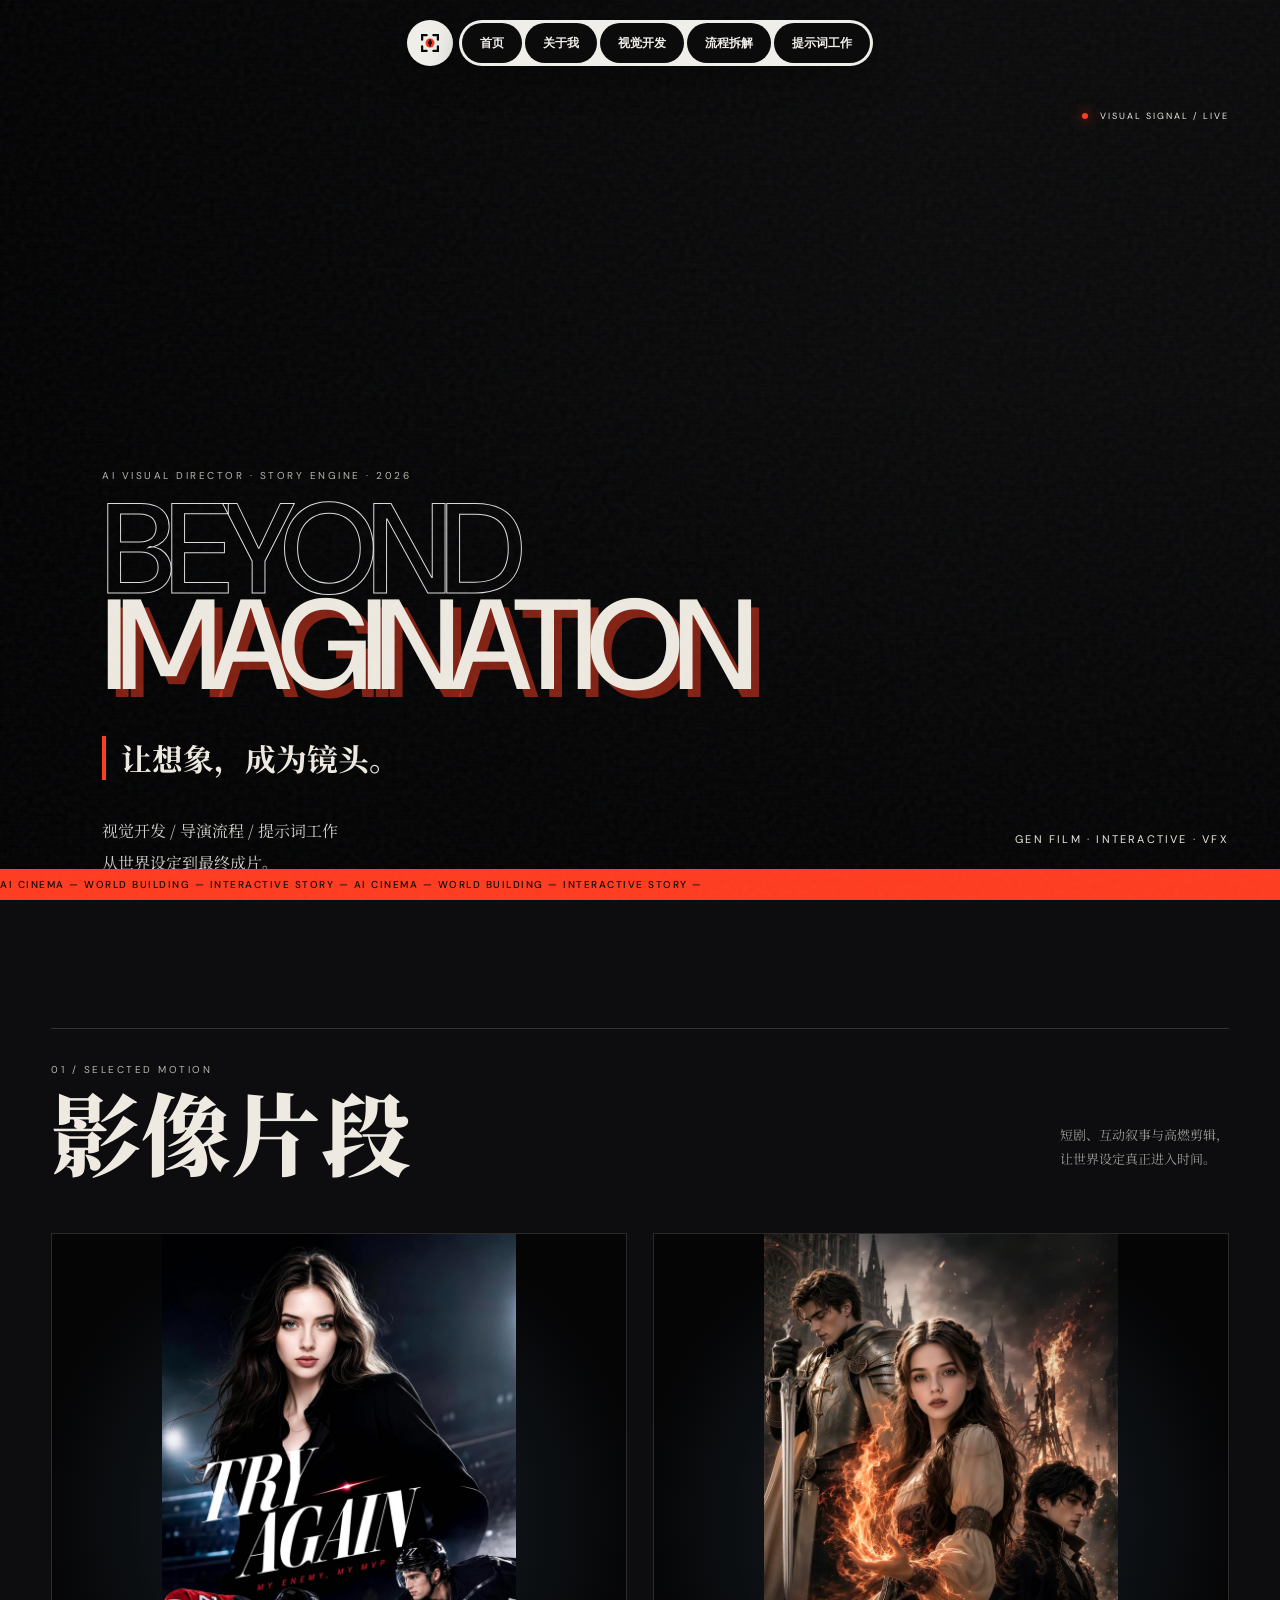
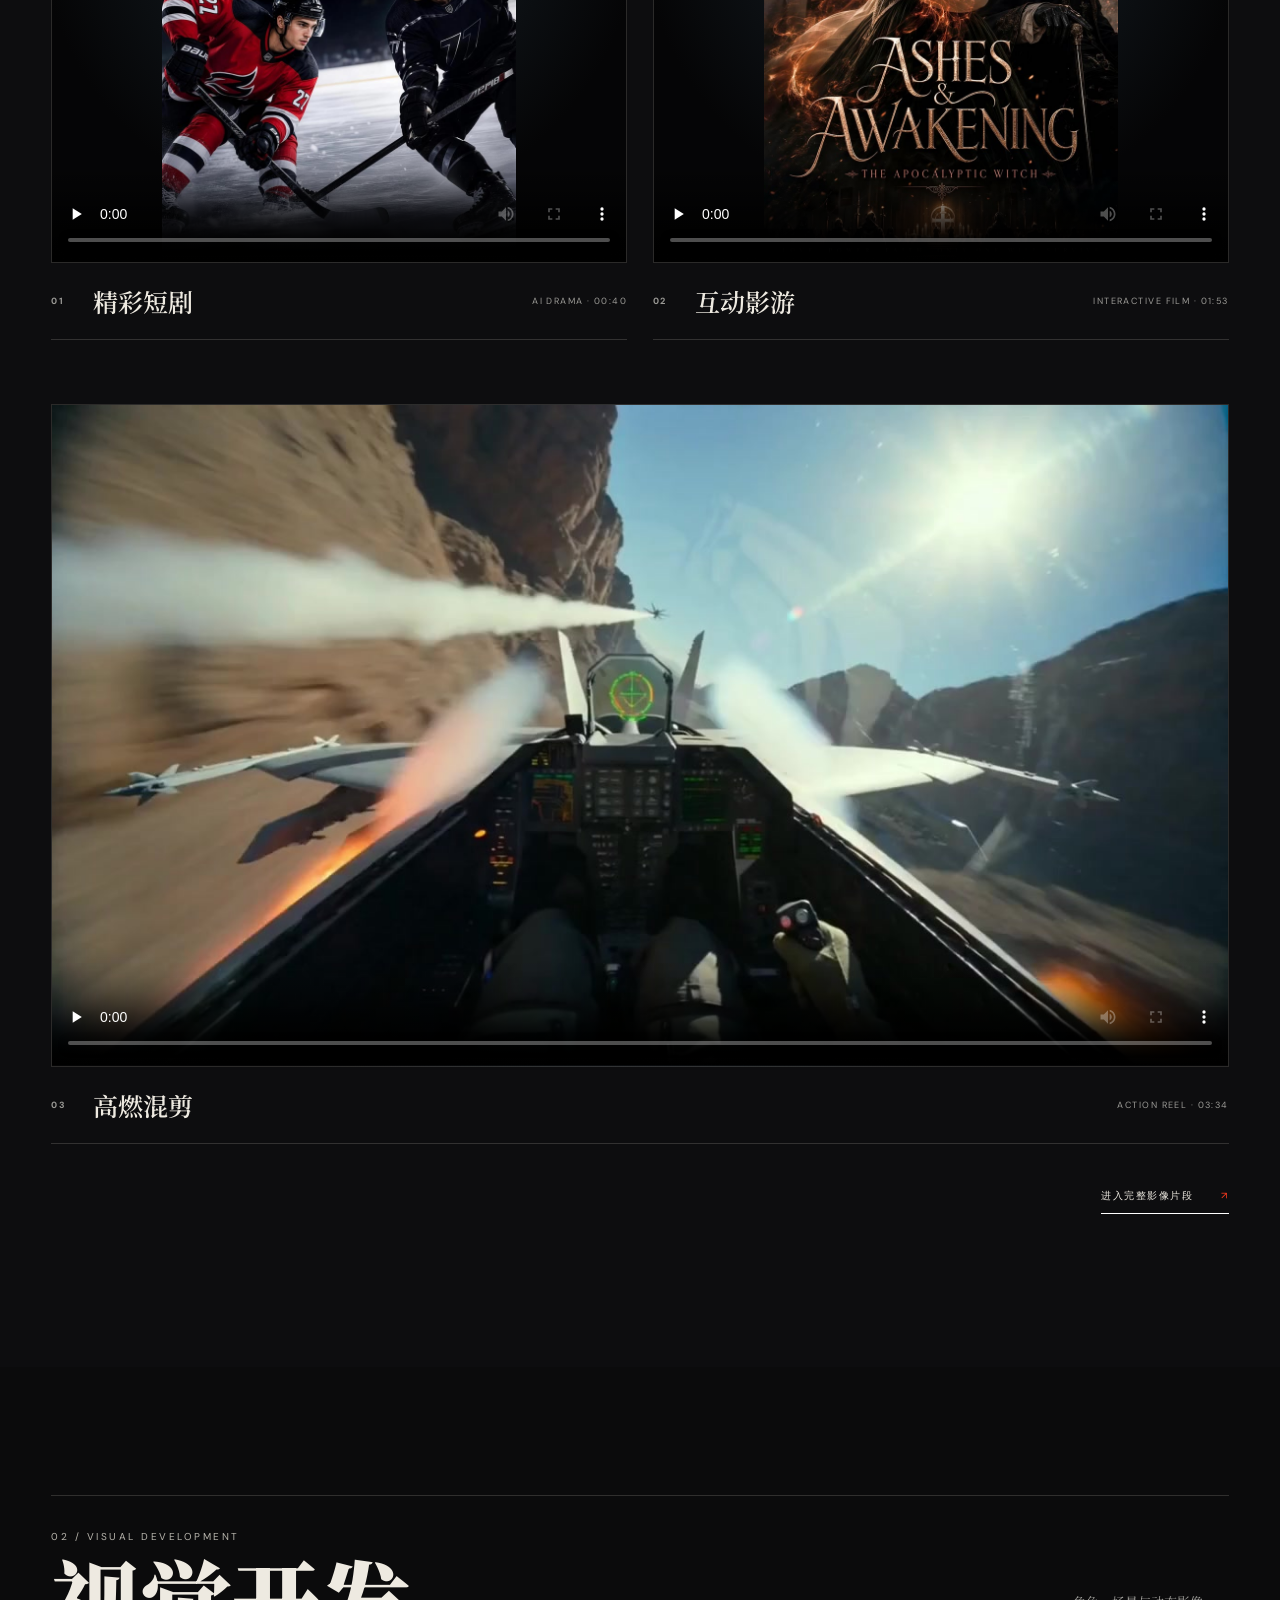
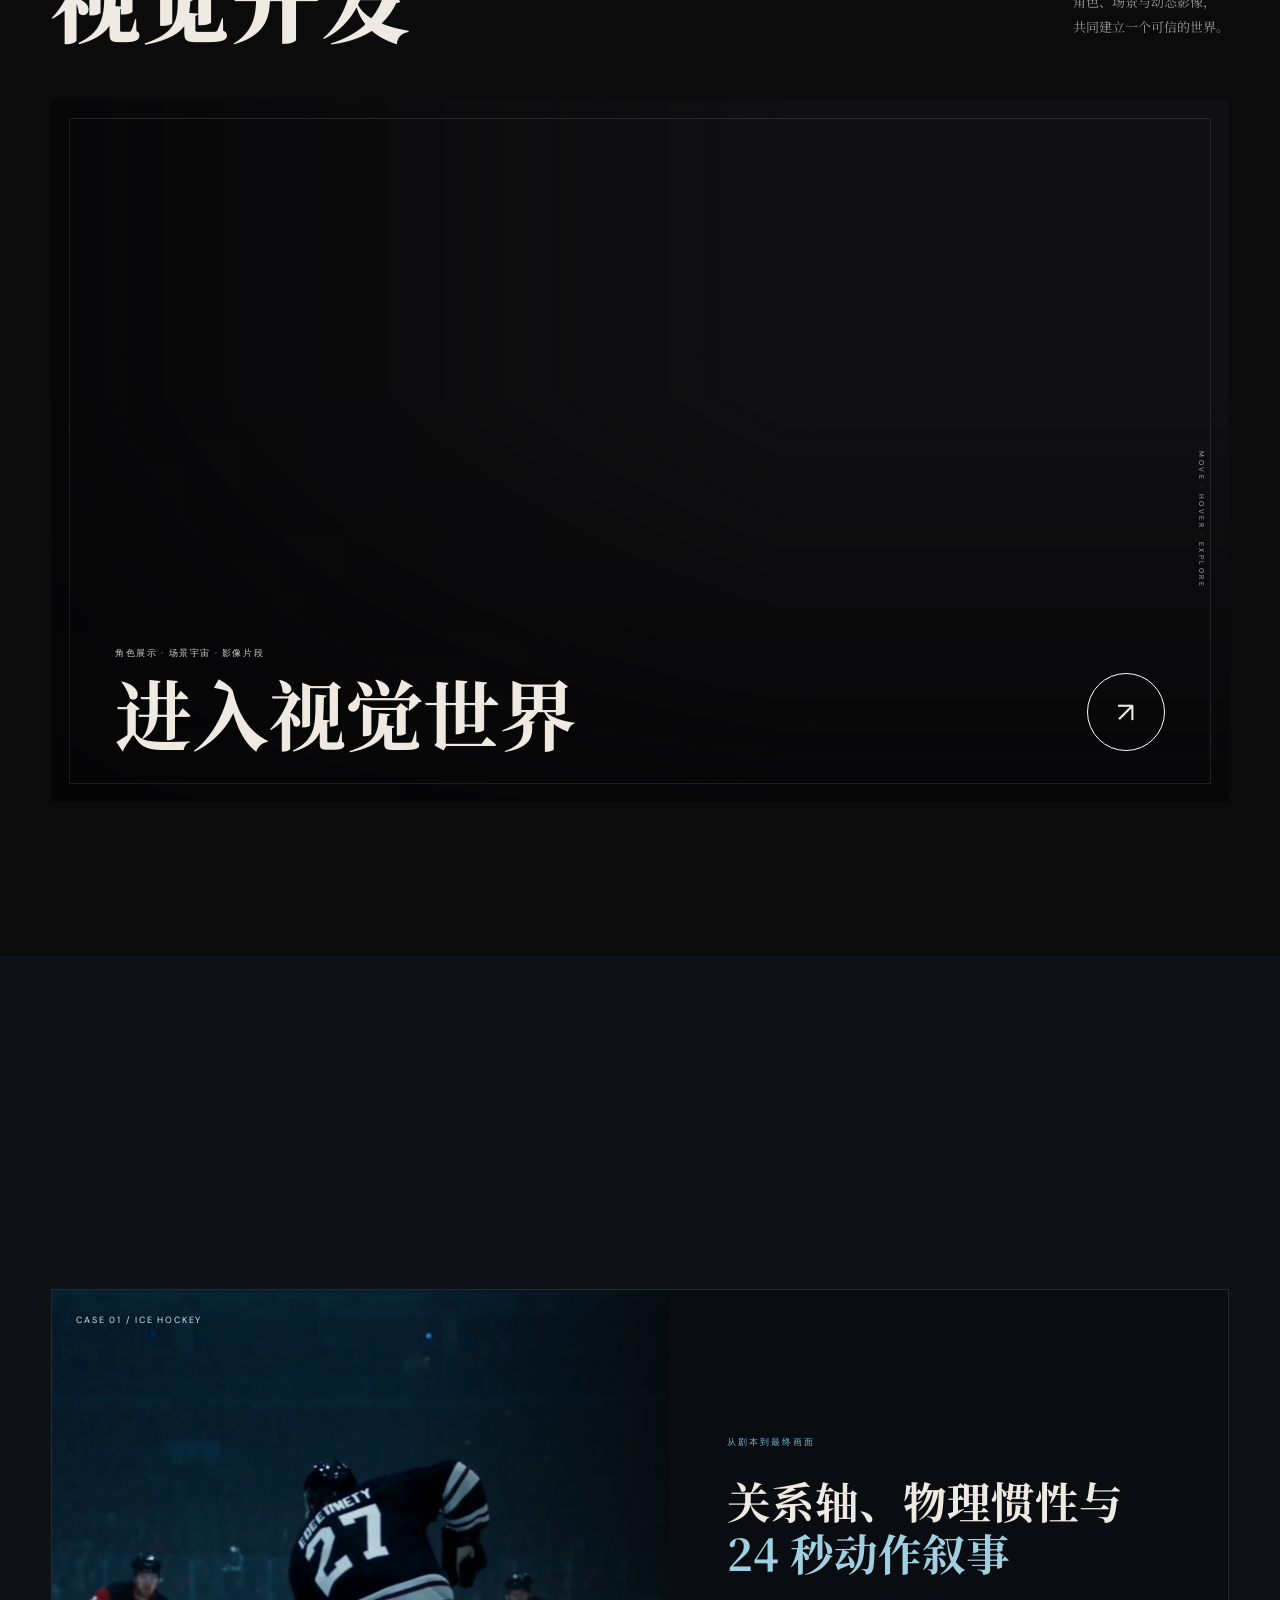
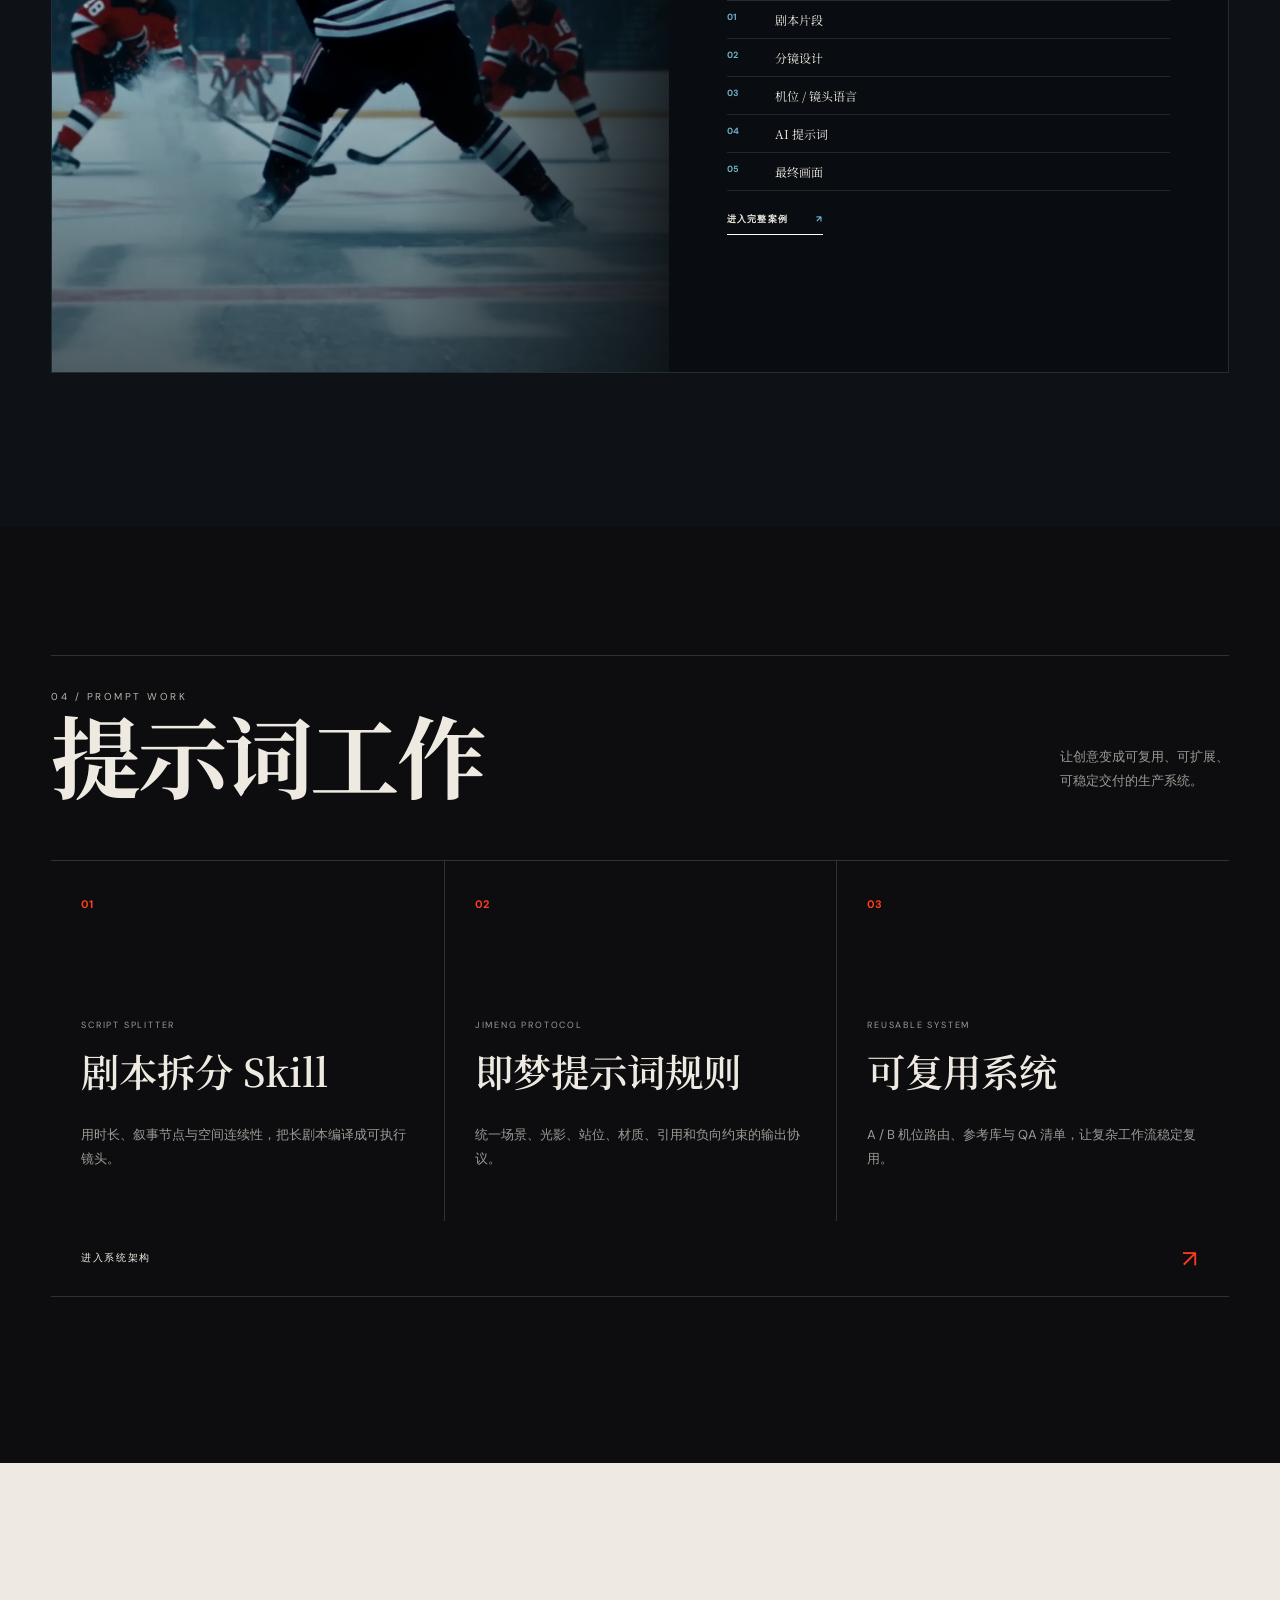
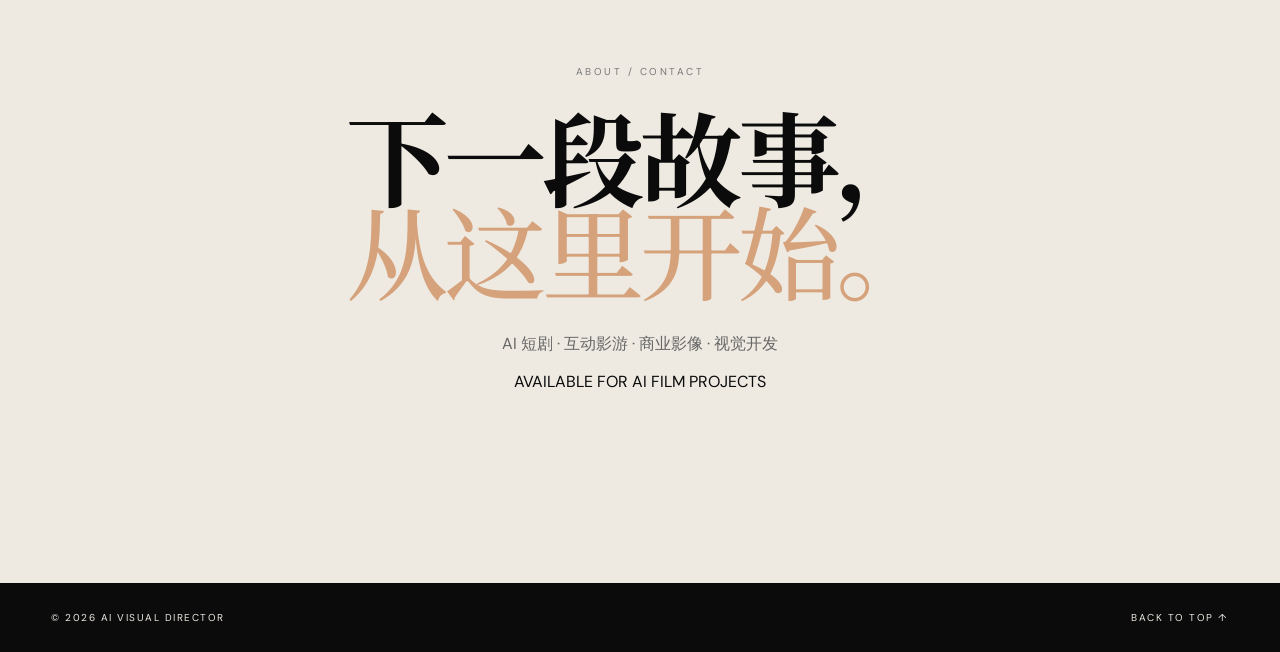
<file: index.html>
<!doctype html>
<html lang="zh-CN">
<head>
  <meta charset="UTF-8" />
  <meta name="viewport" content="width=device-width, initial-scale=1" />
  <link rel="icon" href="favicon.svg" type="image/svg+xml" />
  <meta name="description" content="曾俊淇 AI 导演个人作品集：影像片段、视觉开发、导演流程与提示词工作。" />
  <title>曾俊淇｜AI 导演作品集</title>
  <link rel="preconnect" href="https://fonts.googleapis.com">
  <link rel="preconnect" href="https://fonts.gstatic.com" crossorigin>
  <link href="https://fonts.googleapis.com/css2?family=DM+Sans:wght@300;400;500&family=Noto+Serif+SC:wght@500;700;900&display=swap" rel="stylesheet">
  <link rel="stylesheet" href="styles.css" />
  <link rel="stylesheet" href="home-portals.css" />
  <link rel="stylesheet" href="prompt.css" />
  <link rel="stylesheet" href="ui-assets/nav-ui.css" />
</head>
<body class="home-page">
  <div id="portfolio-react-ui" data-context="home"></div>
  <div class="grain"></div>

  <main id="top">
    <section class="hero">
      <video class="hero-bg" src="assets/videos/epic-war.mp4" autoplay muted loop playsinline preload="auto"></video>
      <div class="hero-shade"></div>
      <div class="scanline"></div>
      <div class="hero-signal"><i></i> VISUAL SIGNAL / LIVE</div>
      <div class="hero-copy reveal">
        <p class="eyebrow">AI VISUAL DIRECTOR · STORY ENGINE · 2026</p>
        <h1><span>BEYOND</span><br><em>IMAGINATION</em></h1>
        <p class="hero-cn">让想象，成为镜头。</p>
        <p class="intro">视觉开发 / 导演流程 / 提示词工作<br>从世界设定到最终成片。</p>
        <a class="circle-link" href="#selected-motion"><span>浏览作品</span><b>↓</b></a>
      </div>
      <div class="hero-index">GEN FILM · INTERACTIVE · VFX</div>
      <div class="marquee"><div>AI CINEMA — WORLD BUILDING — INTERACTIVE STORY — AI CINEMA — WORLD BUILDING — INTERACTIVE STORY —</div></div>
    </section>

    <section id="selected-motion" class="home-module home-motion">
      <div class="module-heading reveal">
        <div><p class="eyebrow">01 / SELECTED MOTION</p><h2>影像片段</h2></div>
        <p>短剧、互动叙事与高燃剪辑，<br>让世界设定真正进入时间。</p>
      </div>
      <div class="home-motion__grid reveal">
        <article class="home-motion__item home-motion__item--portrait">
          <video src="assets/videos/drama-highlight.mp4" poster="assets/videos/drama-highlight-poster.jpg" controls playsinline preload="none"></video>
          <div><b>01</b><h3>精彩短剧</h3><span>AI DRAMA · 00:40</span></div>
        </article>
        <article class="home-motion__item home-motion__item--portrait">
          <video src="assets/videos/interactive-film.mp4" poster="assets/videos/interactive-film-poster.jpg" controls playsinline preload="none"></video>
          <div><b>02</b><h3>互动影游</h3><span>INTERACTIVE FILM · 01:53</span></div>
        </article>
        <article class="home-motion__item home-motion__item--landscape">
          <video src="assets/videos/hype-reel.mp4" poster="assets/videos/hype-reel-poster.jpg" controls playsinline preload="none"></video>
          <div><b>03</b><h3>高燃混剪</h3><span>ACTION REEL · 03:34</span></div>
        </article>
      </div>
      <a class="home-motion__more reveal" href="visual/index.html#motion">进入完整影像片段 <i>↗</i></a>
    </section>

    <section id="visual-development" class="home-module visual-portal">
      <div class="module-heading reveal">
        <div><p class="eyebrow">02 / VISUAL DEVELOPMENT</p><h2>视觉开发</h2></div>
        <p>角色、场景与动态影像，<br>共同建立一个可信的世界。</p>
      </div>
      <div class="visual-portal__link reveal">
        <div id="home-drift-wall" class="home-drift-wall" aria-label="漂移场景图片墙"></div>
        <div class="visual-portal__shade"></div>
        <a class="portal-copy" href="visual/index.html" aria-label="进入视觉开发二级页面">
          <span>角色展示 · 场景宇宙 · 影像片段</span>
          <h3>进入视觉世界</h3>
          <i>↗</i>
        </a>
        <small class="visual-portal__hint">MOVE · HOVER · EXPLORE</small>
      </div>
    </section>

    <section id="process" class="home-module process-portal">
      <div class="module-heading reveal">
        <div><p class="eyebrow">03 / DIRECTOR WORKFLOW</p><h2>流程拆解</h2></div>
        <p>展示如何思考镜头，<br>而不只是生成画面。</p>
      </div>
      <a class="process-portal__link reveal" href="process/index.html" aria-label="进入冰球案例流程拆解二级页面">
          <div class="process-portal__image"><img src="assets/images/hockey-ambush.webp" alt="Ryan 遭遇两名冰球运动员夹击" /><span>CASE 01 / ICE HOCKEY</span></div>
        <div class="process-portal__copy">
          <p>从剧本到最终画面</p>
          <h3>关系轴、物理惯性与<br><em>24 秒动作叙事</em></h3>
          <ol>
            <li><b>01</b><span>剧本片段</span></li>
            <li><b>02</b><span>分镜设计</span></li>
            <li><b>03</b><span>机位 / 镜头语言</span></li>
            <li><b>04</b><span>AI 提示词</span></li>
            <li><b>05</b><span>最终画面</span></li>
          </ol>
          <strong>进入完整案例 <i>↗</i></strong>
        </div>
      </a>
    </section>

    <section id="prompt-engineering" class="prompt-engineering">
      <div class="section-head reveal"><div><p class="eyebrow">04 / PROMPT WORK</p><h2>提示词工作</h2></div><p>让创意变成可复用、可扩展、<br>可稳定交付的生产系统。</p></div>
      <a class="prompt-system-entry reveal" href="prompt/index.html" aria-label="进入提示词工作可复用系统二级页面">
        <div class="prompt-grid">
          <article><b>01</b><span>SCRIPT SPLITTER</span><h3>剧本拆分 Skill</h3><p>用时长、叙事节点与空间连续性，把长剧本编译成可执行镜头。</p></article>
          <article><b>02</b><span>JIMENG PROTOCOL</span><h3>即梦提示词规则</h3><p>统一场景、光影、站位、材质、引用和负向约束的输出协议。</p></article>
          <article><b>03</b><span>REUSABLE SYSTEM</span><h3>可复用系统</h3><p>A / B 机位路由、参考库与 QA 清单，让复杂工作流稳定复用。</p></article>
        </div>
        <div class="prompt-system-entry__cta"><span>进入系统架构</span><i>↗</i></div>
      </a>
    </section>

    <section id="about" class="about reveal">
      <p class="eyebrow">ABOUT / CONTACT</p>
      <h2>下一段故事，<br><em>从这里开始。</em></h2>
      <p>AI 短剧 · 互动影游 · 商业影像 · 视觉开发</p>
          <span>AVAILABLE FOR AI FILM PROJECTS</span>
    </section>
  </main>
  <footer><span>© 2026 AI VISUAL DIRECTOR</span><a href="#top">BACK TO TOP ↑</a></footer>
  <script src="script.js"></script>
  <script type="module" src="ui-assets/nav-ui.js"></script>
</body>
</html>
</file>
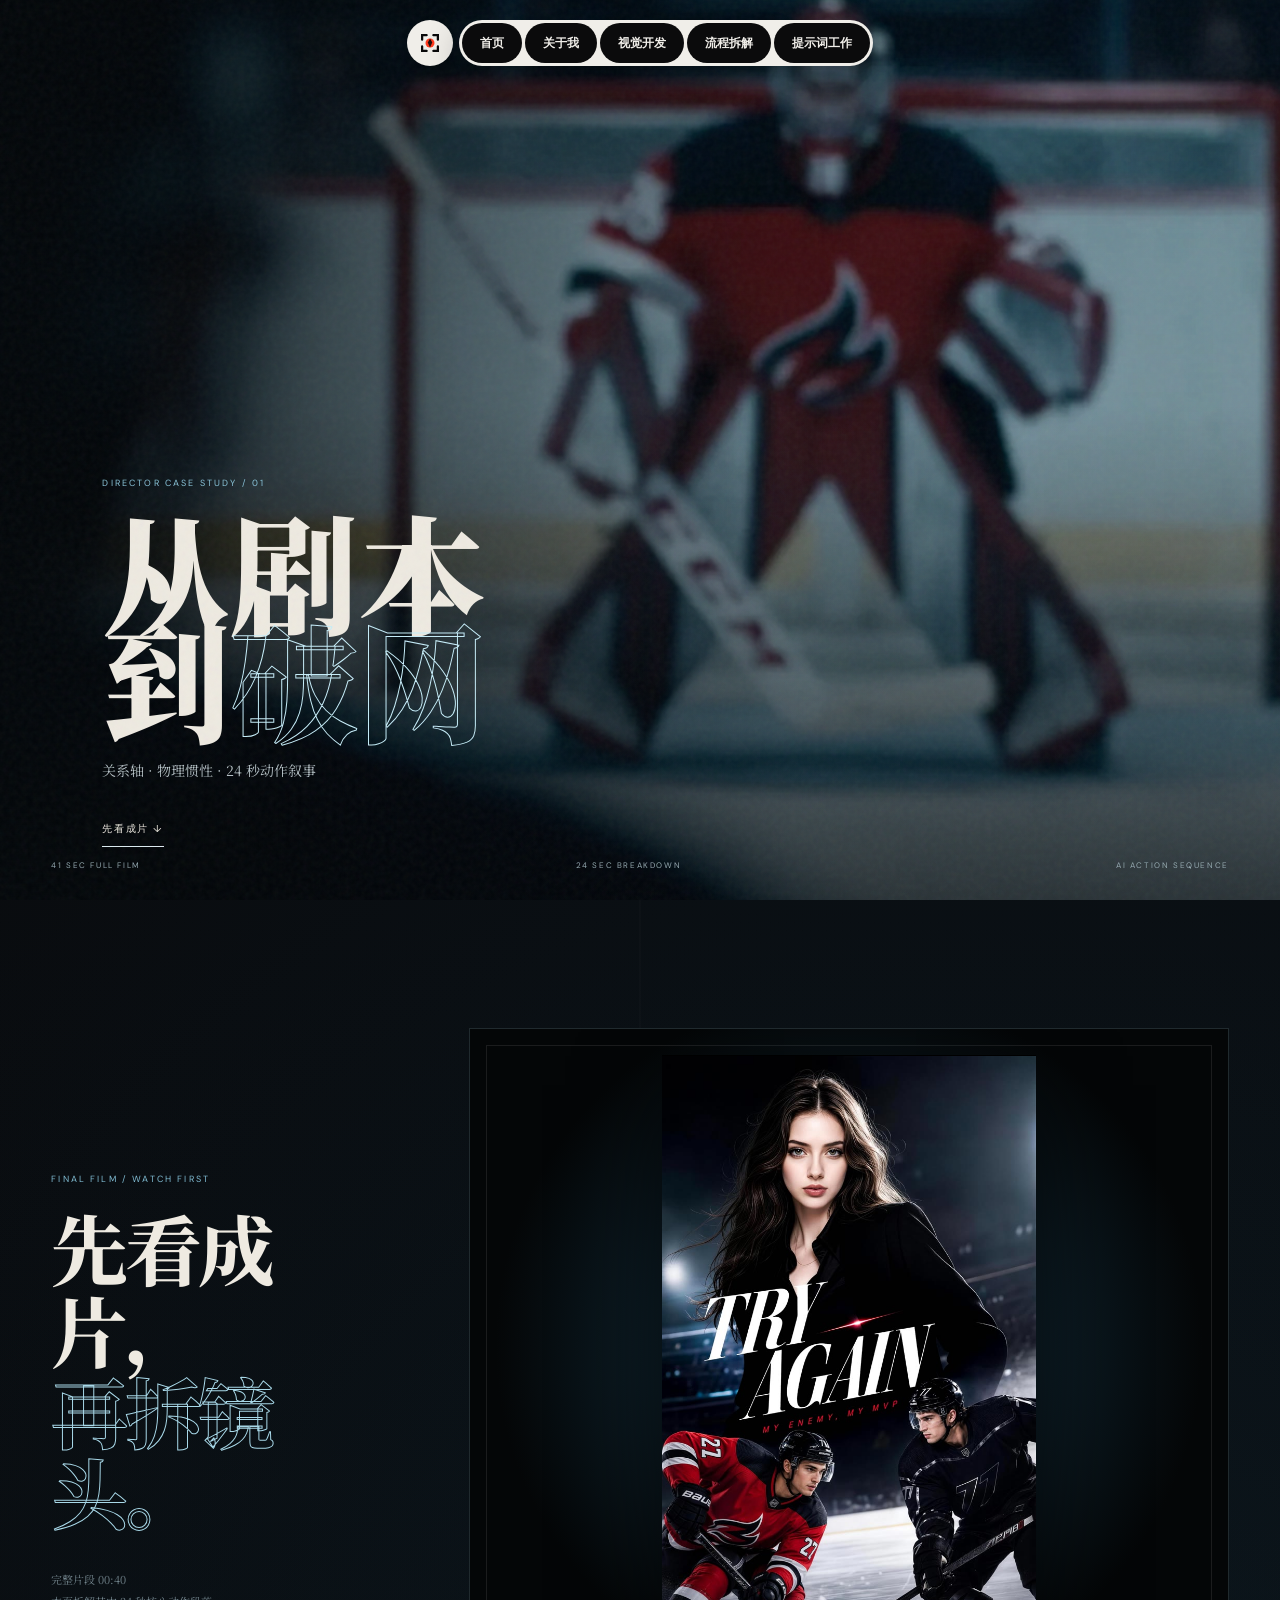
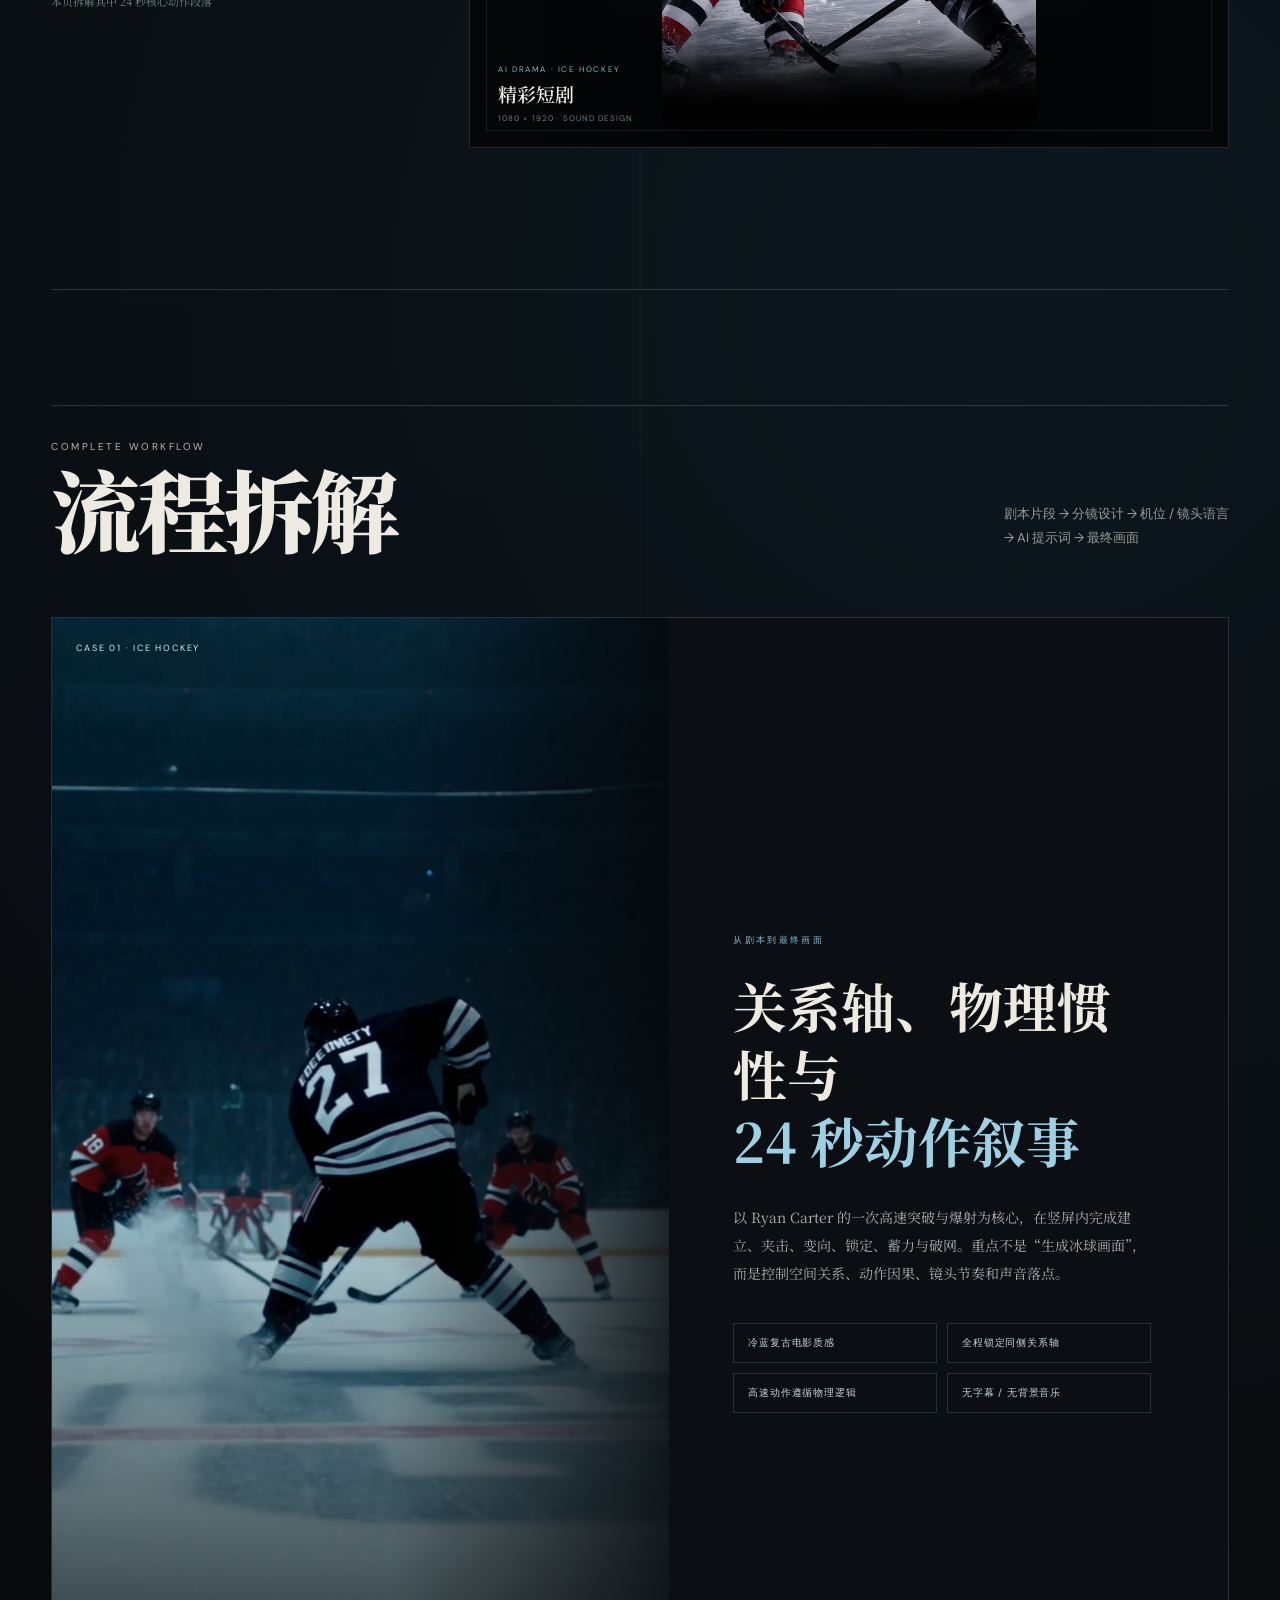
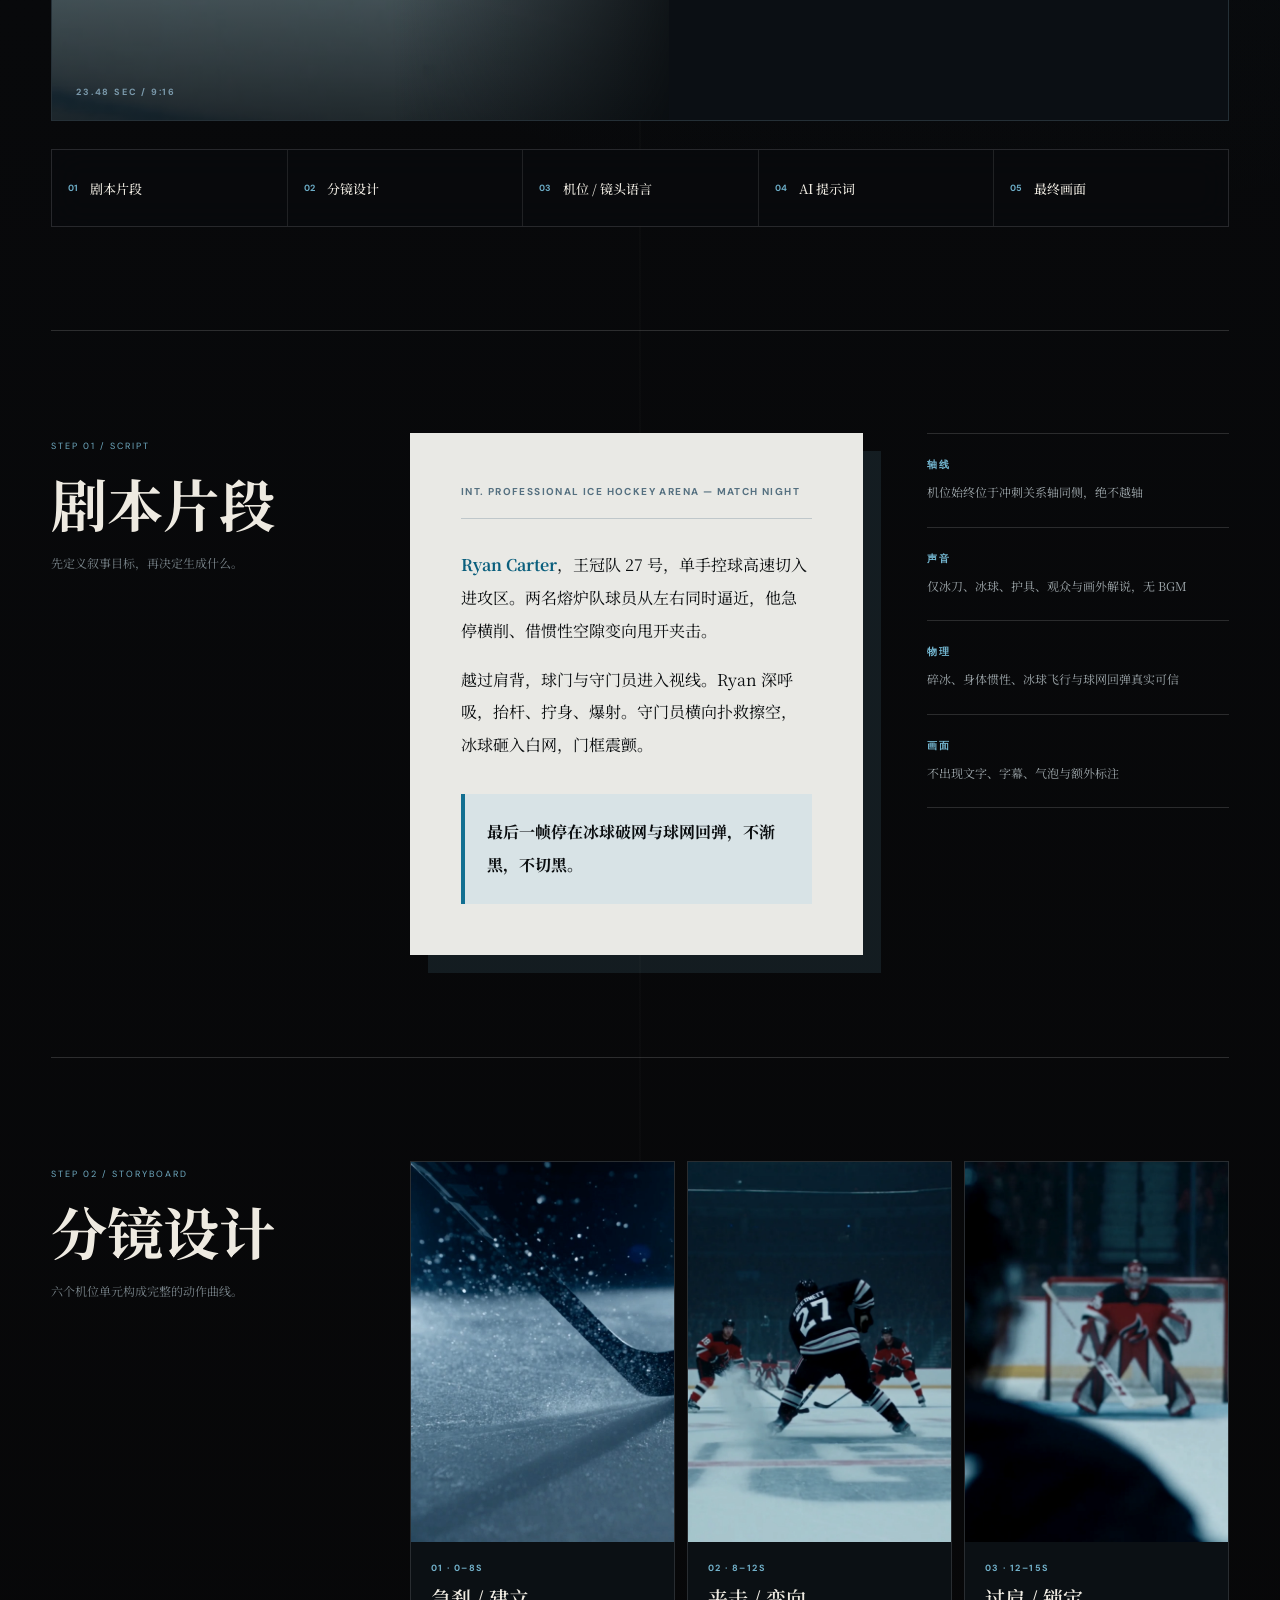
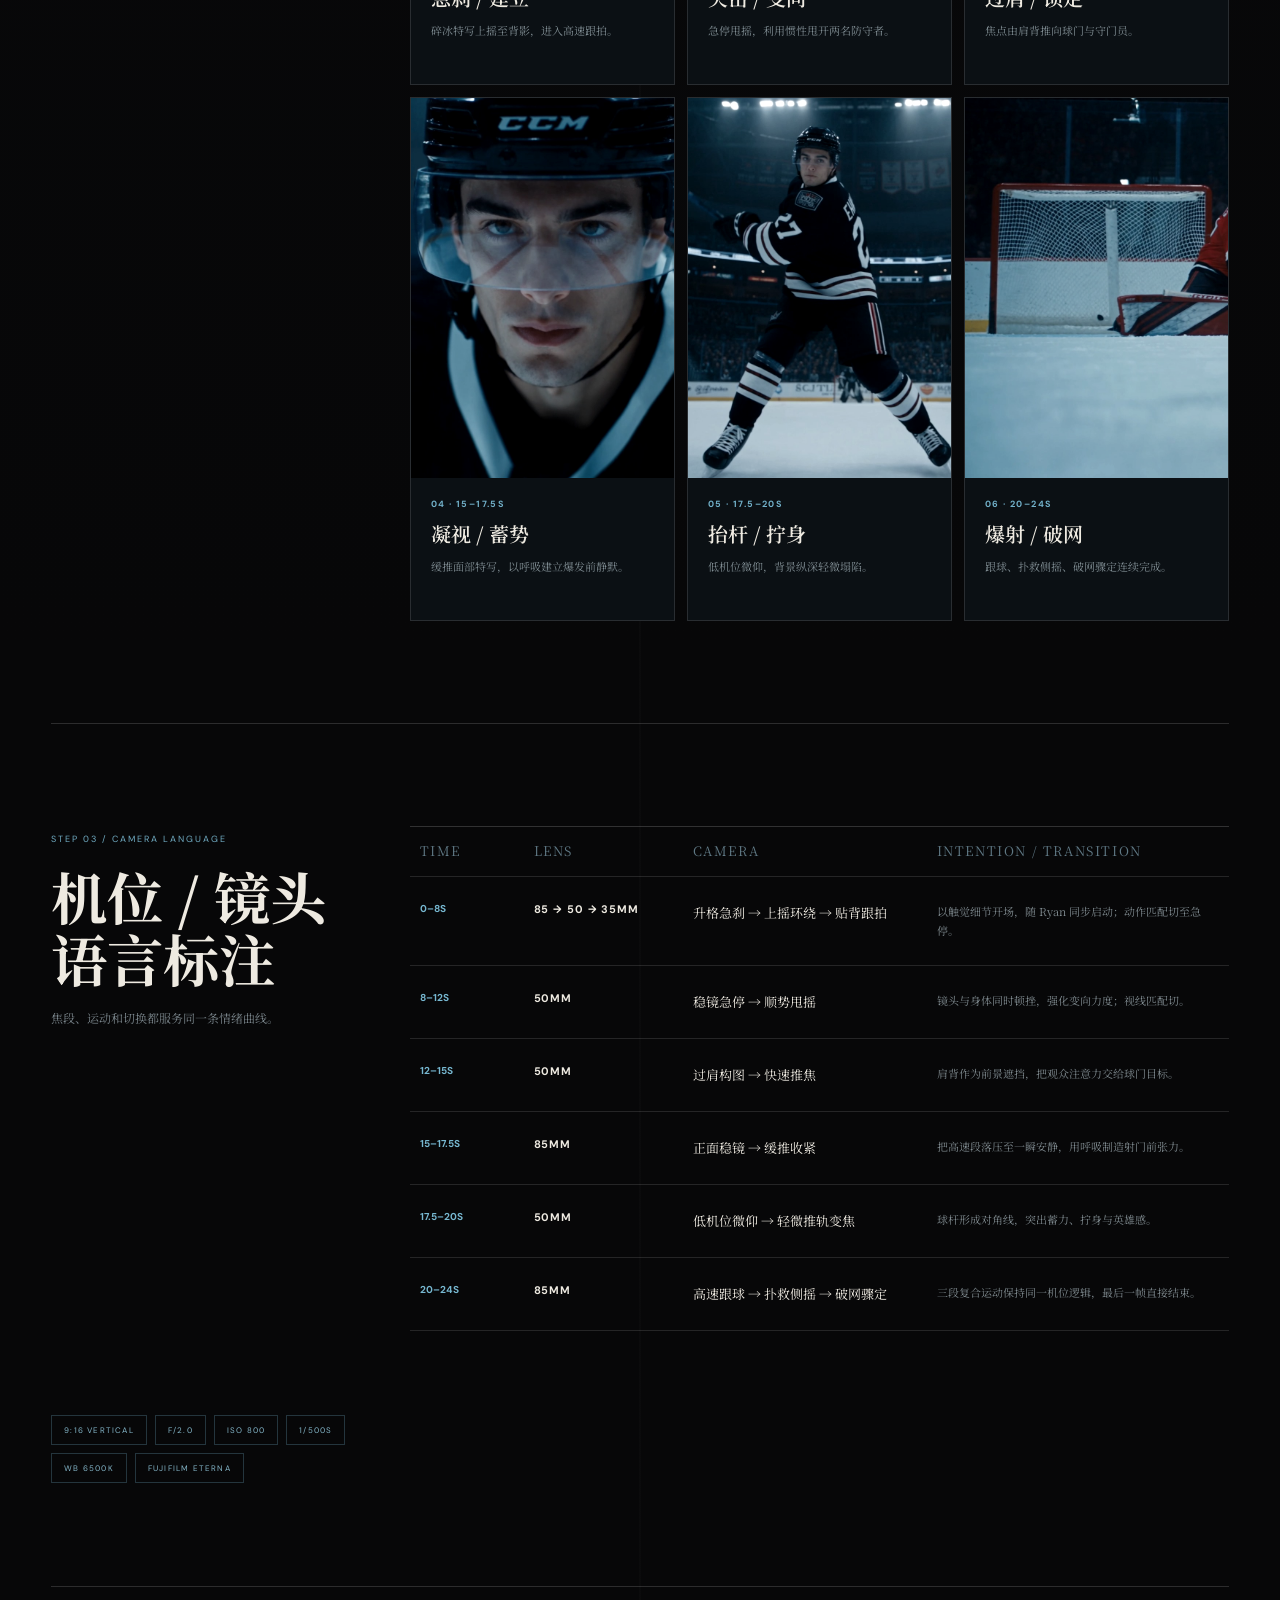
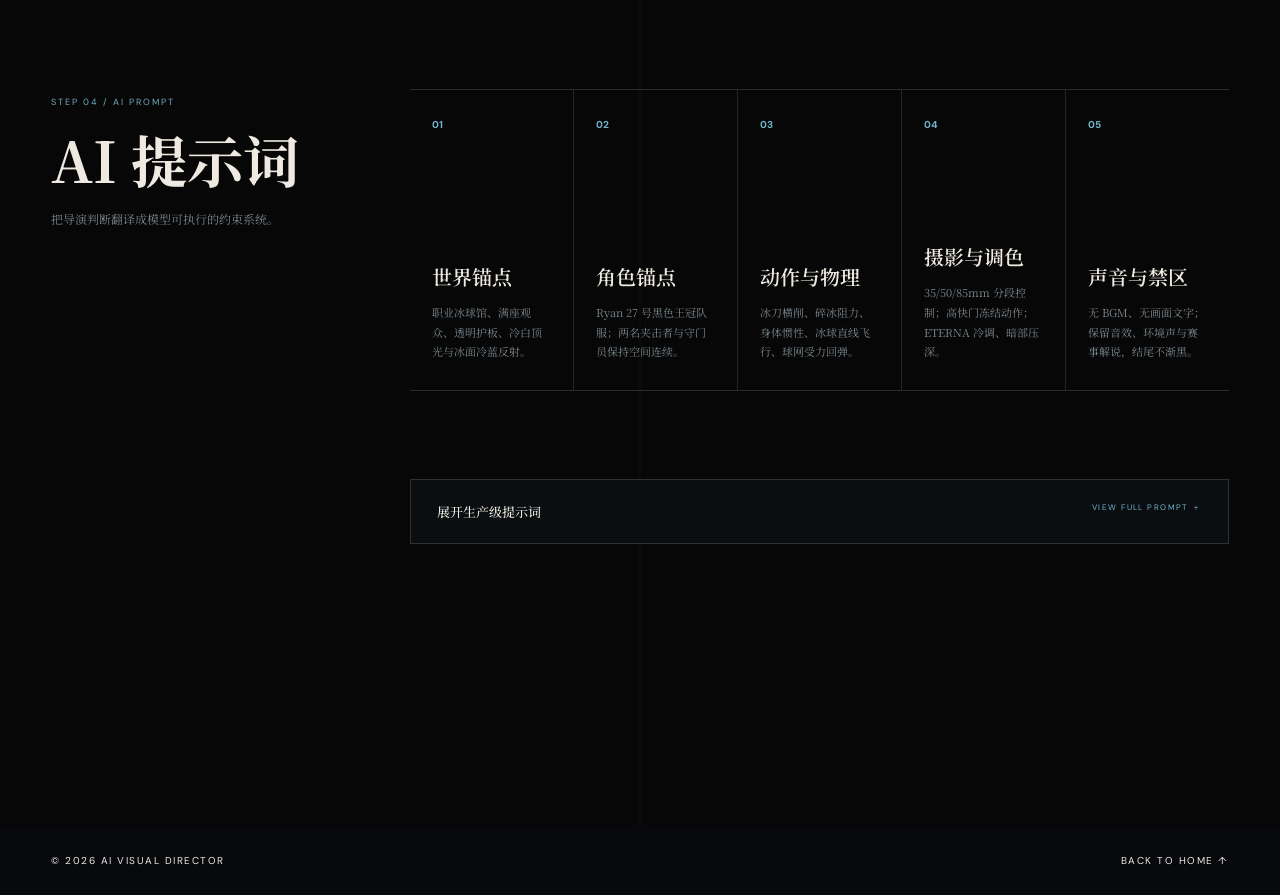
<file: process/index.html>
<!doctype html>
<html lang="zh-CN">
<head>
  <meta charset="UTF-8" />
  <meta name="viewport" content="width=device-width, initial-scale=1" />
  <link rel="icon" href="../favicon.svg" type="image/svg+xml" />
  <meta name="description" content="AI 导演曾俊淇的冰球动作短片完整流程拆解。" />
  <title>流程拆解｜冰球动作短片</title>
  <link rel="preconnect" href="https://fonts.googleapis.com">
  <link rel="preconnect" href="https://fonts.gstatic.com" crossorigin>
  <link href="https://fonts.googleapis.com/css2?family=DM+Sans:wght@300;400;500&family=Noto+Serif+SC:wght@500;700;900&display=swap" rel="stylesheet">
  <link rel="stylesheet" href="../styles.css" />
  <link rel="stylesheet" href="../hockey-case.css" />
  <link rel="stylesheet" href="../ui-assets/nav-ui.css" />
</head>
<body class="process-page">
  <div id="portfolio-react-ui" data-context="process"></div>
  <div class="grain"></div>

  <main id="case-top">
    <section class="process-page-hero">
          <img src="../assets/images/hockey-over-shoulder.webp" alt="越过 Ryan 肩背锁定冰球守门员" />
      <div class="process-page-hero__shade"></div>
      <div class="process-page-hero__copy reveal">
        <p>DIRECTOR CASE STUDY / 01</p>
        <h1>从剧本<br>到<span>破网</span></h1>
        <small>关系轴 · 物理惯性 · 24 秒动作叙事</small>
        <a href="#case-film">先看成片 ↓</a>
      </div>
      <div class="process-page-hero__meta"><span>41 SEC FULL FILM</span><span>24 SEC BREAKDOWN</span><span>AI ACTION SEQUENCE</span></div>
    </section>

    <section class="director-case">
      <article id="case-film" class="case-lead-film reveal">
          <header><p>FINAL FILM / WATCH FIRST</p><h2>先看成片，<br><span>再拆镜头。</span></h2><small>完整片段 00:40<br>本页拆解其中 24 秒核心动作段落</small></header>
        <div class="case-lead-film__screen">
          <video src="../assets/videos/drama-highlight.mp4" poster="../assets/videos/drama-highlight-poster.jpg" controls playsinline preload="metadata"></video>
          <div><span>AI DRAMA · ICE HOCKEY</span><b>精彩短剧</b><small>1080 × 1920 · SOUND DESIGN</small></div>
        </div>
      </article>

      <div class="section-head reveal">
        <div><p class="eyebrow">COMPLETE WORKFLOW</p><h2>流程拆解</h2></div>
        <p>剧本片段 → 分镜设计 → 机位 / 镜头语言<br>→ AI 提示词 → 最终画面</p>
      </div>

      <div class="case-opening reveal">
            <div class="case-opening__visual"><img src="../assets/images/hockey-ambush.webp" alt="Ryan 面对两名球员夹击" /><span>CASE 01 · ICE HOCKEY</span><b>23.48 SEC / 9:16</b></div>
        <div class="case-opening__copy"><p class="case-kicker">从剧本到最终画面</p><h3>关系轴、物理惯性与<br><em>24 秒动作叙事</em></h3><p>以 Ryan Carter 的一次高速突破与爆射为核心，在竖屏内完成建立、夹击、变向、锁定、蓄力与破网。重点不是“生成冰球画面”，而是控制空间关系、动作因果、镜头节奏和声音落点。</p><ul><li>冷蓝复古电影质感</li><li>全程锁定同侧关系轴</li><li>高速动作遵循物理逻辑</li><li>无字幕 / 无背景音乐</li></ul></div>
      </div>

      <nav class="case-route reveal" aria-label="冰球案例制作流程">
        <a href="#case-script"><b>01</b><span>剧本片段</span></a><a href="#case-storyboard"><b>02</b><span>分镜设计</span></a><a href="#case-camera"><b>03</b><span>机位 / 镜头语言</span></a><a href="#case-prompt"><b>04</b><span>AI 提示词</span></a><a href="#case-film"><b>05</b><span>最终画面</span></a>
      </nav>

      <article id="case-script" class="case-step case-script reveal">
        <header><span>STEP 01 / SCRIPT</span><h3>剧本片段</h3><p>先定义叙事目标，再决定生成什么。</p></header>
        <div class="script-sheet"><p class="script-slug">INT. PROFESSIONAL ICE HOCKEY ARENA — MATCH NIGHT</p><p><strong>Ryan Carter</strong>，王冠队 27 号，单手控球高速切入进攻区。两名熔炉队球员从左右同时逼近，他急停横削、借惯性空隙变向甩开夹击。</p><p>越过肩背，球门与守门员进入视线。Ryan 深呼吸，抬杆、拧身、爆射。守门员横向扑救擦空，冰球砸入白网，门框震颤。</p><blockquote>最后一帧停在冰球破网与球网回弹，不渐黑，不切黑。</blockquote></div>
        <aside class="director-locks"><div><b>轴线</b><span>机位始终位于冲刺关系轴同侧，绝不越轴</span></div><div><b>声音</b><span>仅冰刀、冰球、护具、观众与画外解说，无 BGM</span></div><div><b>物理</b><span>碎冰、身体惯性、冰球飞行与球网回弹真实可信</span></div><div><b>画面</b><span>不出现文字、字幕、气泡与额外标注</span></div></aside>
      </article>

      <article id="case-storyboard" class="case-step reveal">
        <header><span>STEP 02 / STORYBOARD</span><h3>分镜设计</h3><p>六个机位单元构成完整的动作曲线。</p></header>
        <div class="storyboard-grid">
          <figure><img src="../assets/images/hockey-shot-01.jpg" alt="冰刀急刹与碎冰特写" /><figcaption><b>01 · 0–8S</b><strong>急刹 / 建立</strong><span>碎冰特写上摇至背影，进入高速跟拍。</span></figcaption></figure>
            <figure><img src="../assets/images/hockey-ambush.webp" alt="Ryan 面对两名熔炉队球员左右夹击" /><figcaption><b>02 · 8–12S</b><strong>夹击 / 变向</strong><span>急停甩摇，利用惯性甩开两名防守者。</span></figcaption></figure>
            <figure><img src="../assets/images/hockey-over-shoulder.webp" alt="越过 Ryan 肩背锁定守门员和球门" /><figcaption><b>03 · 12–15S</b><strong>过肩 / 锁定</strong><span>焦点由肩背推向球门与守门员。</span></figcaption></figure>
          <figure><img src="../assets/images/hockey-shot-04.jpg" alt="Ryan 正面凝视准备射门" /><figcaption><b>04 · 15–17.5S</b><strong>凝视 / 蓄势</strong><span>缓推面部特写，以呼吸建立爆发前静默。</span></figcaption></figure>
          <figure><img src="../assets/images/hockey-shot-05.jpg" alt="Ryan 抬杆准备爆射" /><figcaption><b>05 · 17.5–20S</b><strong>抬杆 / 拧身</strong><span>低机位微仰，背景纵深轻微塌陷。</span></figcaption></figure>
          <figure><img src="../assets/images/hockey-shot-06.jpg" alt="冰球突破守门员砸入球网" /><figcaption><b>06 · 20–24S</b><strong>爆射 / 破网</strong><span>跟球、扑救侧摇、破网骤定连续完成。</span></figcaption></figure>
        </div>
      </article>

      <article id="case-camera" class="case-step reveal">
        <header><span>STEP 03 / CAMERA LANGUAGE</span><h3>机位 / 镜头语言标注</h3><p>焦段、运动和切换都服务同一条情绪曲线。</p></header>
        <div class="camera-plan" role="table" aria-label="冰球短片镜头计划">
          <div class="camera-row camera-row--head" role="row"><span>TIME</span><span>LENS</span><span>CAMERA</span><span>INTENTION / TRANSITION</span></div>
          <div class="camera-row" role="row"><b>0–8S</b><strong>85 → 50 → 35MM</strong><span>升格急刹 → 上摇环绕 → 贴背跟拍</span><p>以触觉细节开场，随 Ryan 同步启动；动作匹配切至急停。</p></div>
          <div class="camera-row" role="row"><b>8–12S</b><strong>50MM</strong><span>稳镜急停 → 顺势甩摇</span><p>镜头与身体同时顿挫，强化变向力度；视线匹配切。</p></div>
          <div class="camera-row" role="row"><b>12–15S</b><strong>50MM</strong><span>过肩构图 → 快速推焦</span><p>肩背作为前景遮挡，把观众注意力交给球门目标。</p></div>
          <div class="camera-row" role="row"><b>15–17.5S</b><strong>85MM</strong><span>正面稳镜 → 缓推收紧</span><p>把高速段落压至一瞬安静，用呼吸制造射门前张力。</p></div>
          <div class="camera-row" role="row"><b>17.5–20S</b><strong>50MM</strong><span>低机位微仰 → 轻微推轨变焦</span><p>球杆形成对角线，突出蓄力、拧身与英雄感。</p></div>
          <div class="camera-row" role="row"><b>20–24S</b><strong>85MM</strong><span>高速跟球 → 扑救侧摇 → 破网骤定</span><p>三段复合运动保持同一机位逻辑，最后一帧直接结束。</p></div>
        </div>
        <div class="camera-spec"><span>9:16 VERTICAL</span><span>F/2.0</span><span>ISO 800</span><span>1/500S</span><span>WB 6500K</span><span>FUJIFILM ETERNA</span></div>
      </article>

      <article id="case-prompt" class="case-step reveal">
        <header><span>STEP 04 / AI PROMPT</span><h3>AI 提示词</h3><p>把导演判断翻译成模型可执行的约束系统。</p></header>
        <div class="prompt-architecture"><div><b>01</b><h4>世界锚点</h4><p>职业冰球馆、满座观众、透明护板、冷白顶光与冰面冷蓝反射。</p></div><div><b>02</b><h4>角色锚点</h4><p>Ryan 27 号黑色王冠队服；两名夹击者与守门员保持空间连续。</p></div><div><b>03</b><h4>动作与物理</h4><p>冰刀横削、碎冰阻力、身体惯性、冰球直线飞行、球网受力回弹。</p></div><div><b>04</b><h4>摄影与调色</h4><p>35/50/85mm 分段控制；高快门冻结动作；ETERNA 冷调、暗部压深。</p></div><div><b>05</b><h4>声音与禁区</h4><p>无 BGM、无画面文字；保留音效、环境声与赛事解说，结尾不渐黑。</p></div></div>
        <details class="full-prompt"><summary><span>展开生产级提示词</span><b>VIEW FULL PROMPT ＋</b></summary><div class="full-prompt__body"><section><h4>最高优先级</h4><p>无背景音乐，仅音效、环境声与解说配音；画面绝不出现文字、字幕、气泡或标注。冷调复古电影质感、冰场冷蓝基底。结尾停在冰球砸进球网的最后一帧直接结束。物体运动符合物理逻辑，关系轴锁同一侧，绝不越轴。</p></section><section><h4>场景与光影</h4><p>室内职业冰球馆以环形看台、顶部桁架灯阵与中央记分屏建立空间。顶部冷白泛光灯均匀打下，冰面产生大片冷蓝高光并自下补亮球员下颌和冰刀。看台暗部人海攒动，整体高对比、低饱和、颗粒锐利，无暖光介入。</p></section><section><h4>人物与空间</h4><p>Ryan 压低身形单手控球前冲；两名熔炉队球员自左右夹击，被急停变向甩开后因惯性滑出；守门员随射门方向横向扑救却擦空。进攻方向始终指向球门，机位全程处于冲刺关系轴同侧。</p></section><section><h4>质感与负向约束</h4><p>冰球服面料哑光、护具与头盔反冷光、冰刀金属刃高光、球杆呈碳纤维质感、冰面湿滑反射真实。排除塑料感冰面、塑料护具、贴图式碎冰、玩具冰球与 AI 糊边。</p></section><section><h4>镜头执行</h4><p>0–8s：冰刀急刹特写升格，上摇环绕至运动中的 Ryan 背影，35mm 贴背跟拍并绕至侧前。8–12s：50mm 跟随急停横削和变向过人。12–15s：过肩快速推焦至守门员。15–17.5s：85mm 正面缓推凝视。17.5–20s：低机位跟随抬杆，轻微推轨变焦。20–24s：85mm 跟球推进、随扑救侧摇、破网骤定。</p></section><section><h4>声音执行</h4><p>冰刀急刹“嚓——”、碎冰飞溅、运球哒哒、护具摩擦、击球爆裂声、冰球破风、球网与门框震响、观众声浪。画外解说：“Carter splits the defense—oh, what a move!”</p></section></div></details>
      </article>

    </section>
  </main>

  <footer><span>© 2026 AI VISUAL DIRECTOR</span><a href="../index.html">BACK TO HOME ↑</a></footer>
  <script src="../script.js"></script>
  <script type="module" src="../ui-assets/nav-ui.js"></script>
</body>
</html>
</file>
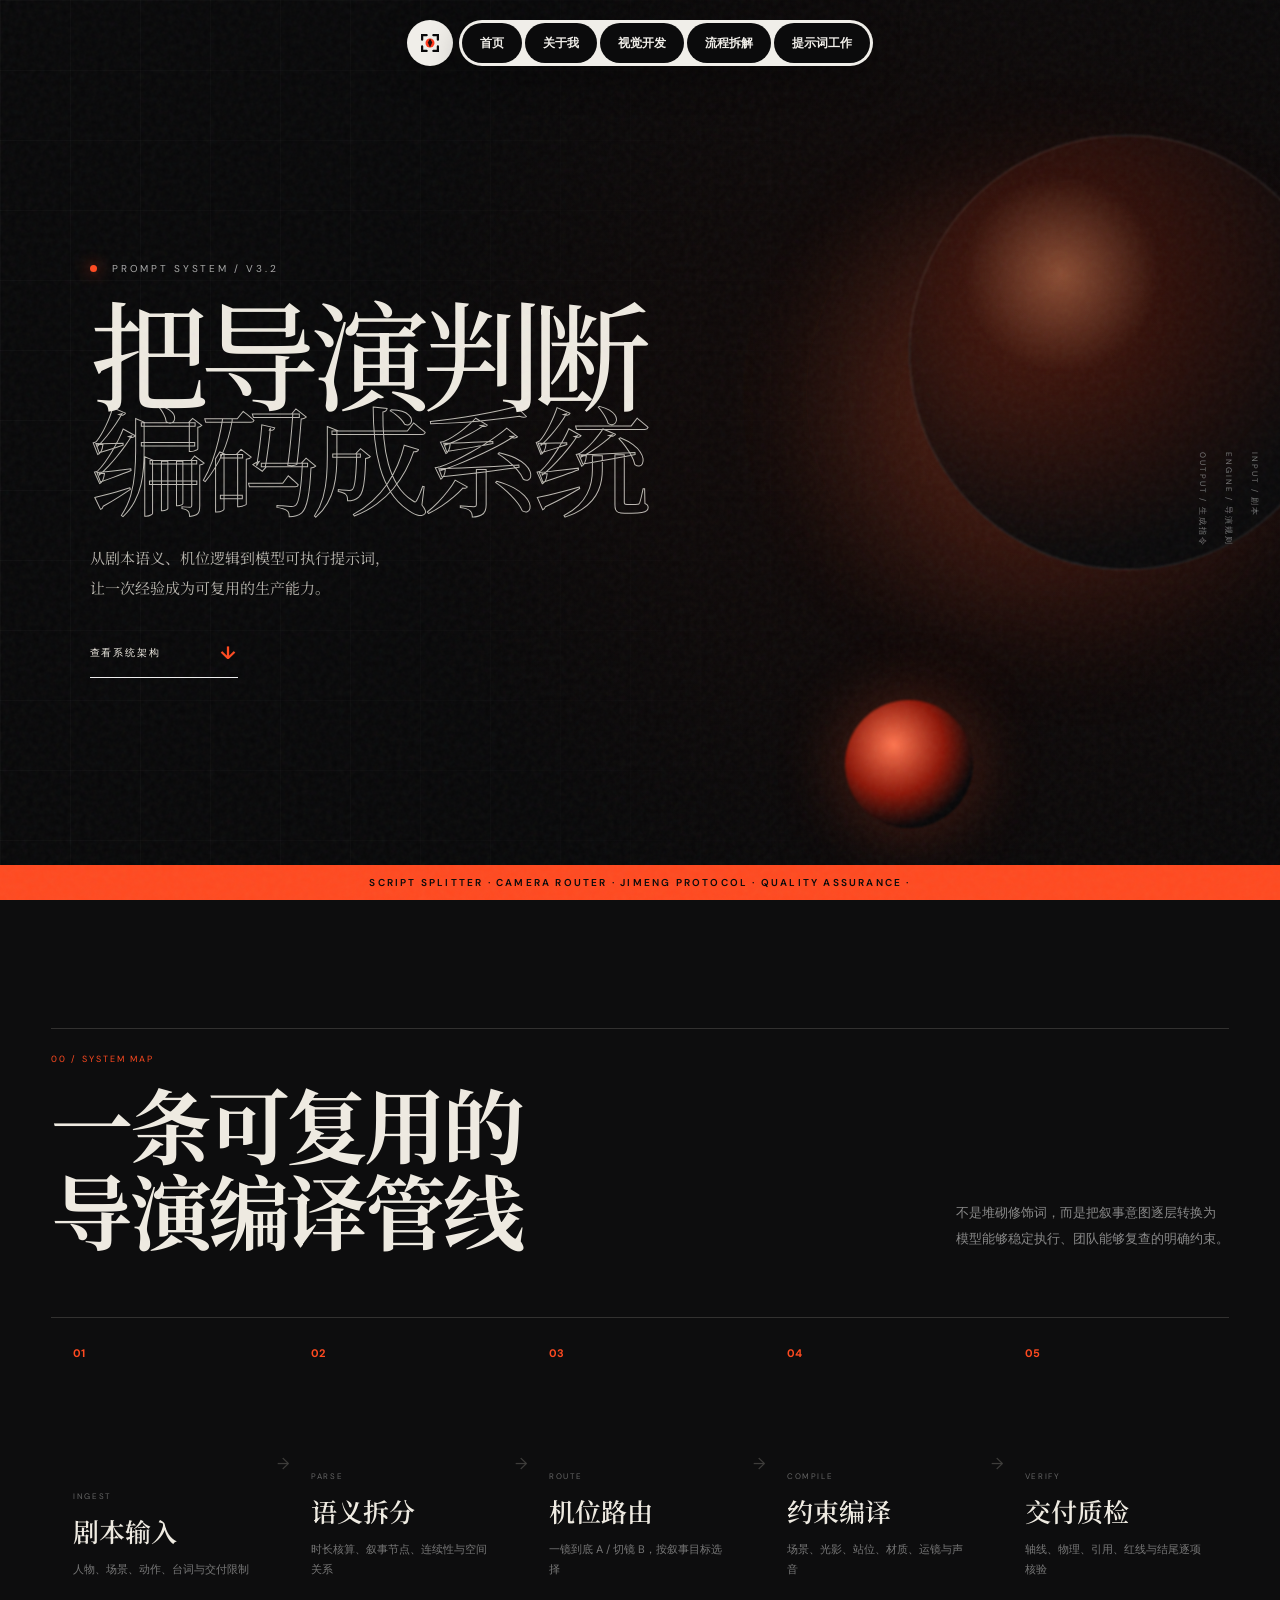
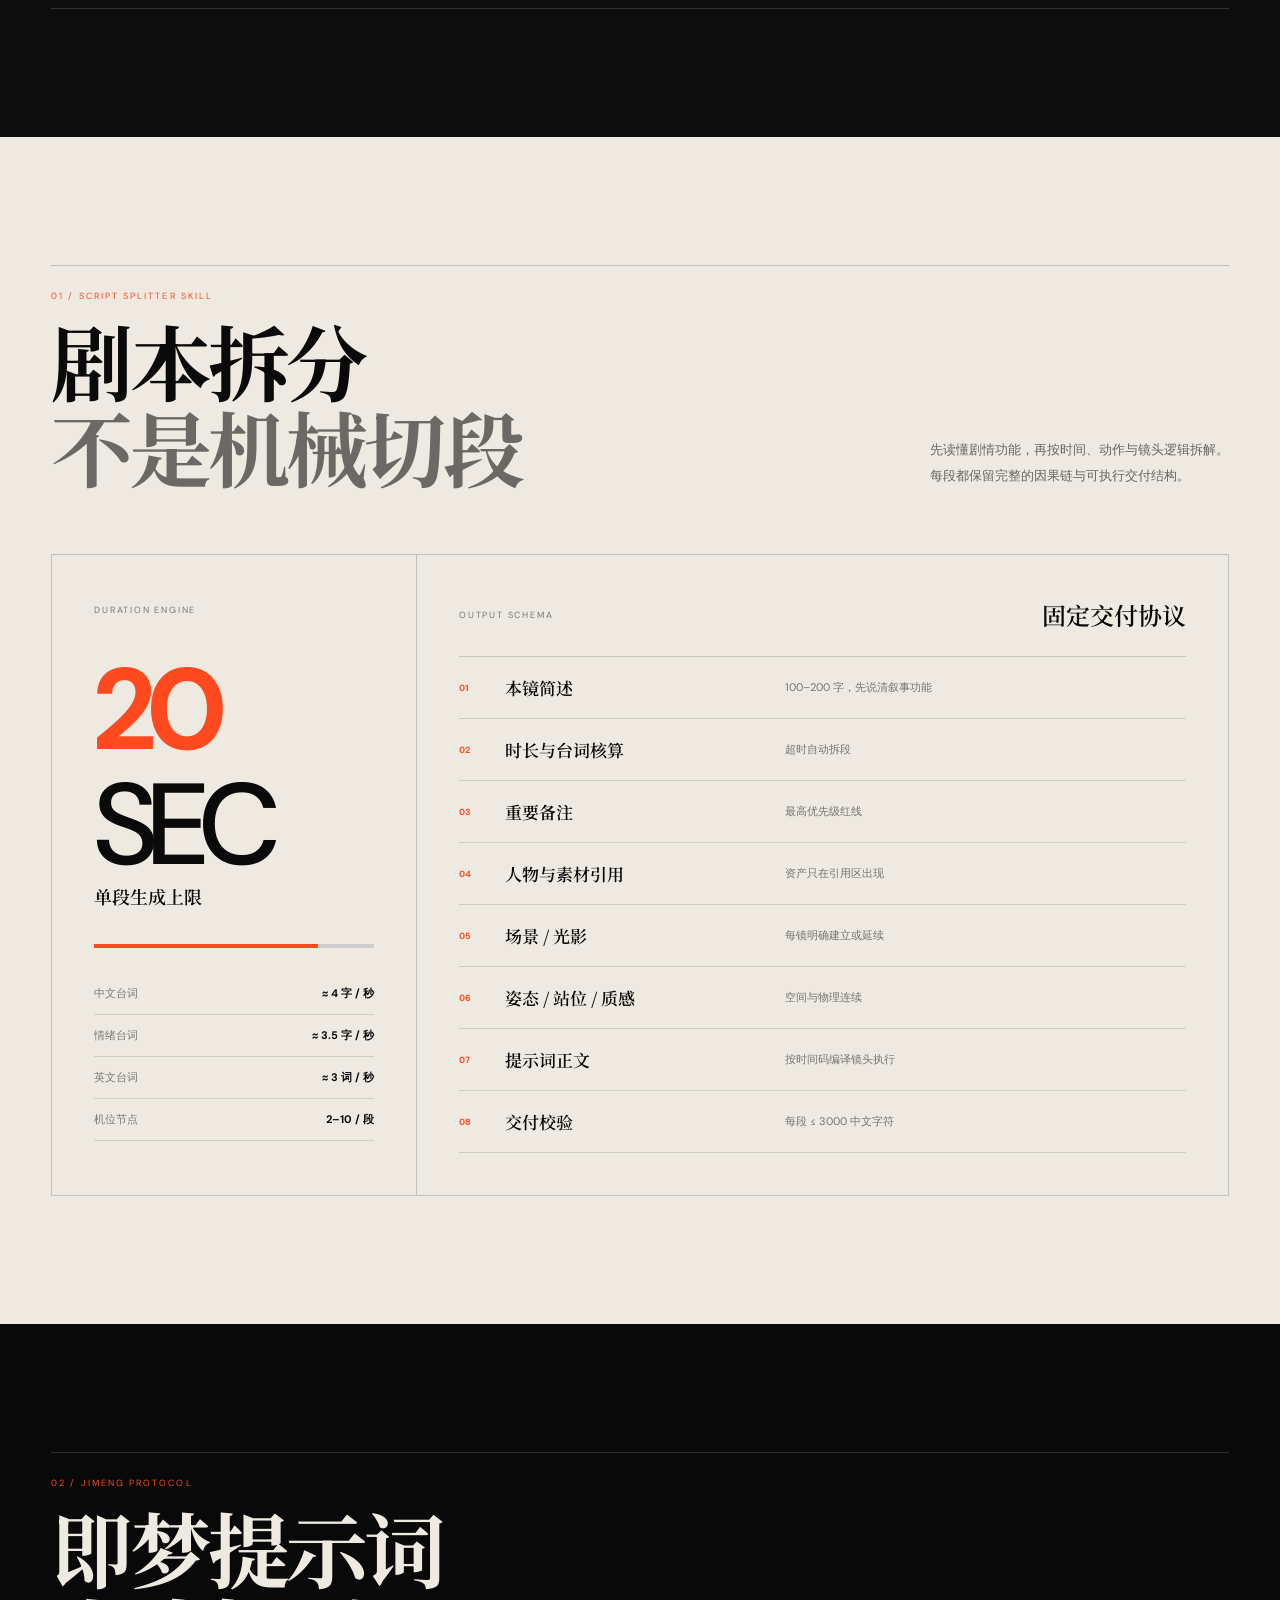
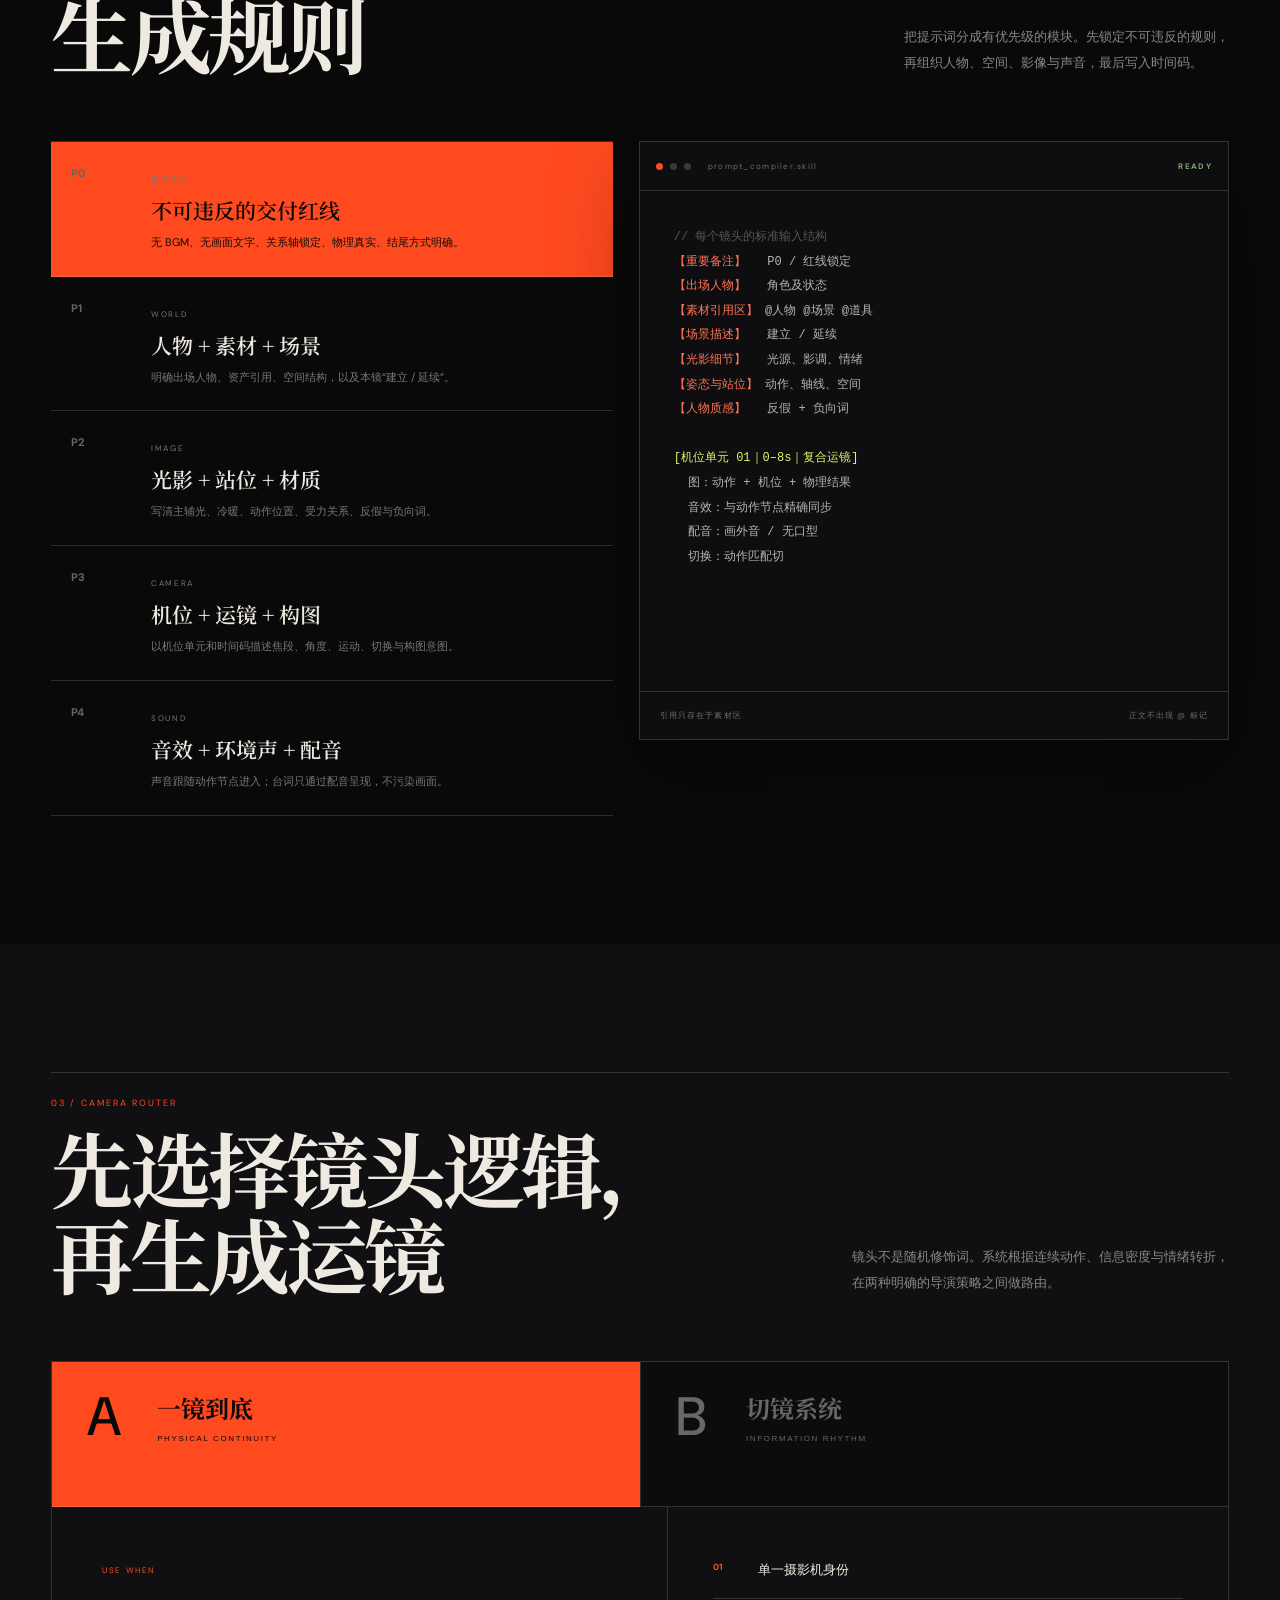
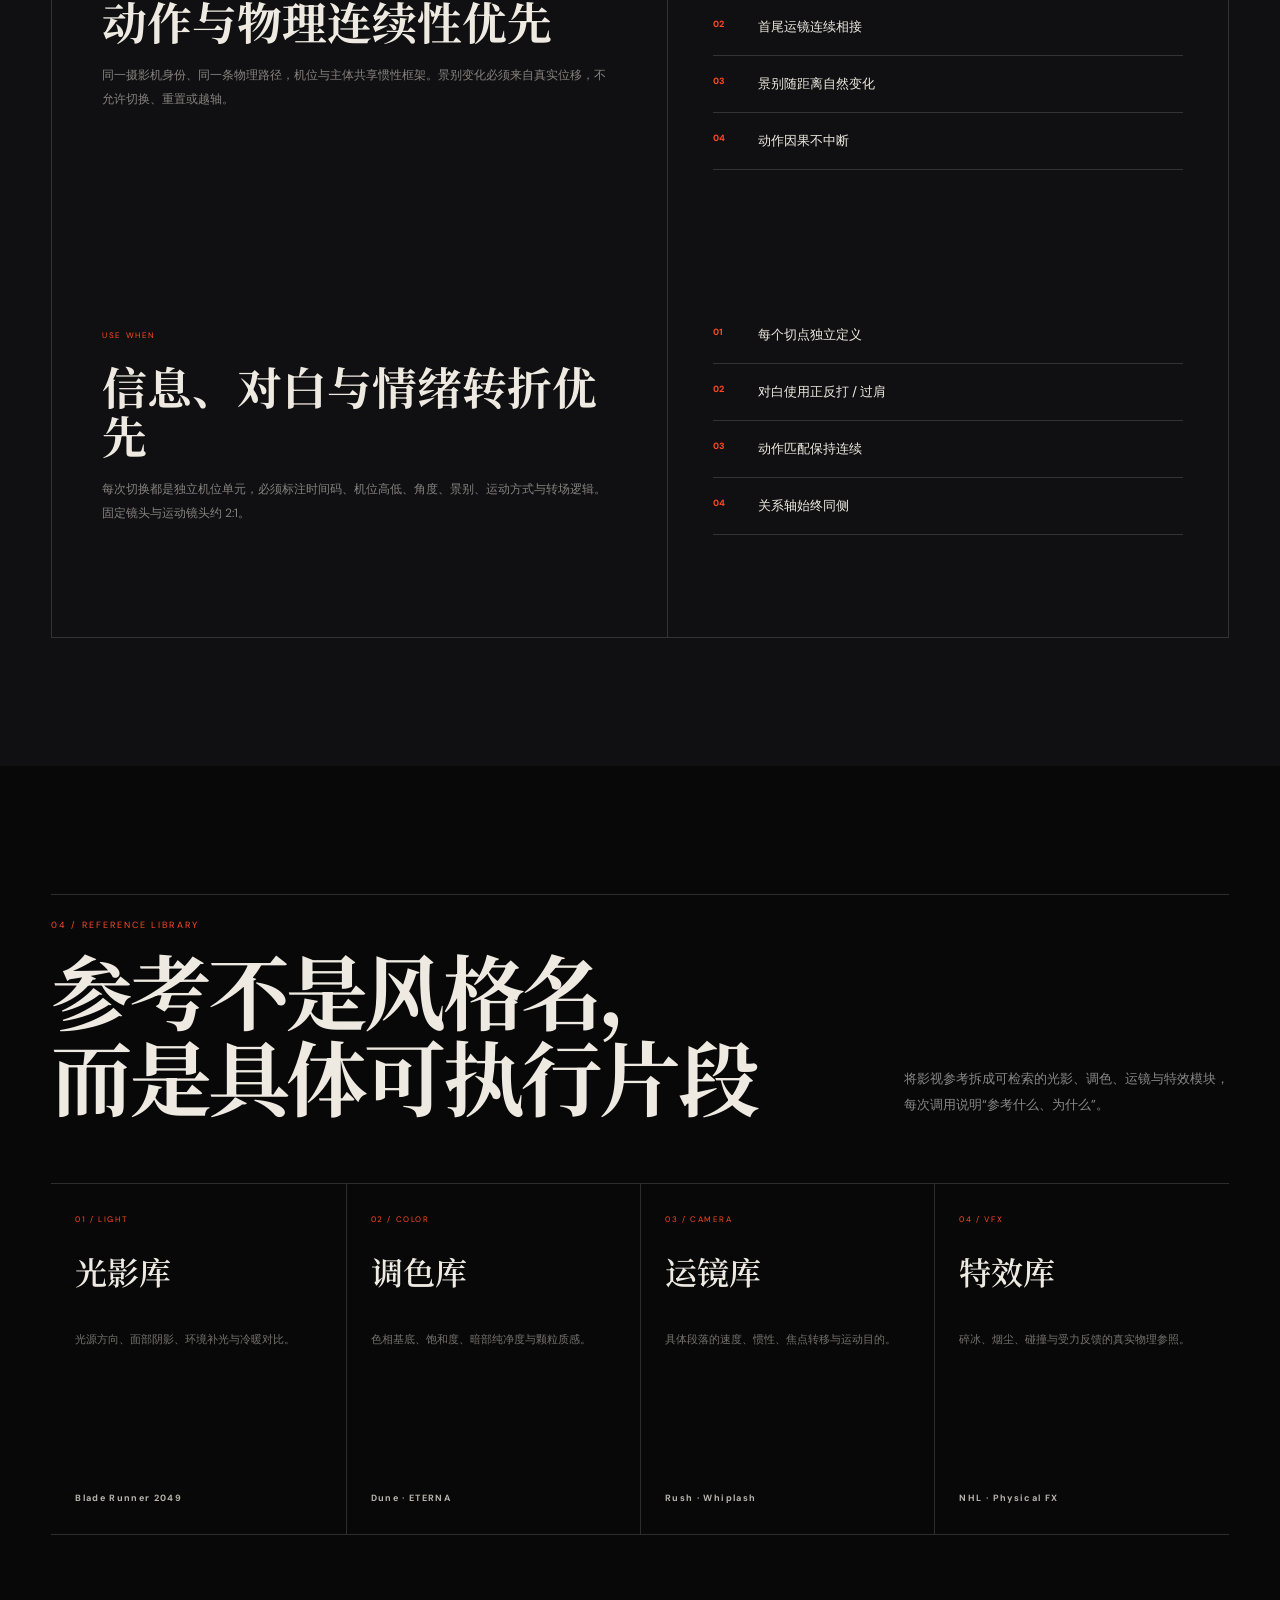
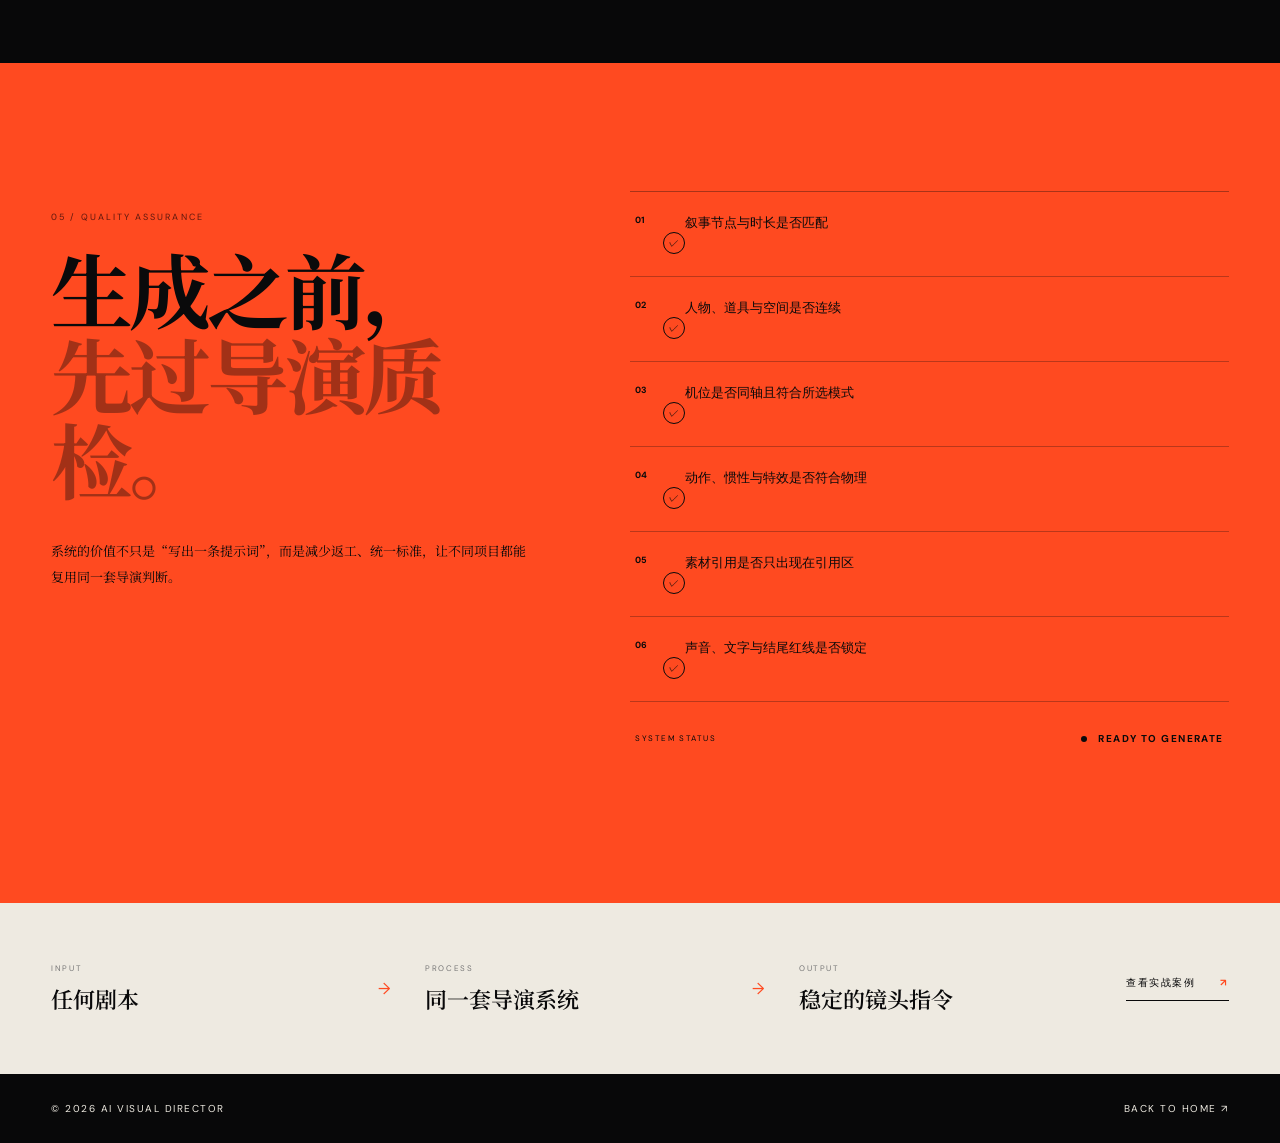
<file: prompt/index.html>
<!doctype html>
<html lang="zh-CN">
<head>
  <meta charset="UTF-8" />
  <meta name="viewport" content="width=device-width, initial-scale=1" />
  <link rel="icon" href="../favicon.svg" type="image/svg+xml" />
  <meta name="description" content="AI 导演曾俊淇的提示词工程系统：剧本拆分 Skill、即梦提示词协议、A/B 机位路由与交付质检。" />
  <title>提示词工程｜可复用导演系统</title>
  <link rel="preconnect" href="https://fonts.googleapis.com">
  <link rel="preconnect" href="https://fonts.gstatic.com" crossorigin>
  <link href="https://fonts.googleapis.com/css2?family=DM+Sans:wght@300;400;500;600&family=Noto+Serif+SC:wght@500;700;900&display=swap" rel="stylesheet">
  <link rel="stylesheet" href="../styles.css" />
  <link rel="stylesheet" href="prompt-system.css" />
  <link rel="stylesheet" href="../ui-assets/nav-ui.css" />
</head>
<body class="prompt-system-page">
  <div id="portfolio-react-ui" data-context="prompt"></div>
  <div class="grain"></div>

  <main id="prompt-top">
    <section class="system-hero">
      <div class="system-hero__grid" aria-hidden="true"></div>
      <div class="system-hero__orb system-hero__orb--one" aria-hidden="true"></div>
      <div class="system-hero__orb system-hero__orb--two" aria-hidden="true"></div>
      <div class="system-hero__copy reveal">
        <p class="system-label"><i></i> PROMPT SYSTEM / V3.2</p>
        <h1>把导演判断<br><span>编码成系统</span></h1>
        <p>从剧本语义、机位逻辑到模型可执行提示词，<br>让一次经验成为可复用的生产能力。</p>
        <a href="#system-map">查看系统架构 <b>↓</b></a>
      </div>
      <div class="system-hero__status">
        <span>INPUT / 剧本</span><span>ENGINE / 导演规则</span><span>OUTPUT / 生成指令</span>
      </div>
      <div class="system-hero__rail" aria-hidden="true">SCRIPT SPLITTER · CAMERA ROUTER · JIMENG PROTOCOL · QUALITY ASSURANCE ·</div>
    </section>

    <section id="system-map" class="system-section system-map">
      <header class="system-section__head reveal">
        <div><p>00 / SYSTEM MAP</p><h2>一条可复用的<br>导演编译管线</h2></div>
        <p>不是堆砌修饰词，而是把叙事意图逐层转换为<br>模型能够稳定执行、团队能够复查的明确约束。</p>
      </header>
      <div class="pipeline reveal" aria-label="提示词工程处理管线">
        <article><b>01</b><span>INGEST</span><h3>剧本输入</h3><p>人物、场景、动作、台词与交付限制</p></article>
        <i>→</i>
        <article><b>02</b><span>PARSE</span><h3>语义拆分</h3><p>时长核算、叙事节点、连续性与空间关系</p></article>
        <i>→</i>
        <article><b>03</b><span>ROUTE</span><h3>机位路由</h3><p>一镜到底 A / 切镜 B，按叙事目标选择</p></article>
        <i>→</i>
        <article><b>04</b><span>COMPILE</span><h3>约束编译</h3><p>场景、光影、站位、材质、运镜与声音</p></article>
        <i>→</i>
        <article><b>05</b><span>VERIFY</span><h3>交付质检</h3><p>轴线、物理、引用、红线与结尾逐项核验</p></article>
      </div>
    </section>

    <section id="splitter" class="system-section splitter">
      <header class="system-section__head reveal">
        <div><p>01 / SCRIPT SPLITTER SKILL</p><h2>剧本拆分<br><em>不是机械切段</em></h2></div>
        <p>先读懂剧情功能，再按时间、动作与镜头逻辑拆解。<br>每段都保留完整的因果链与可执行交付结构。</p>
      </header>

      <div class="splitter-dashboard reveal">
        <div class="duration-card">
          <span>DURATION ENGINE</span>
          <strong><b>20</b> SEC</strong>
          <p>单段生成上限</p>
          <div><i style="--fill:80%"></i></div>
          <ul>
            <li><span>中文台词</span><b>≈ 4 字 / 秒</b></li>
            <li><span>情绪台词</span><b>≈ 3.5 字 / 秒</b></li>
            <li><span>英文台词</span><b>≈ 3 词 / 秒</b></li>
            <li><span>机位节点</span><b>2–10 / 段</b></li>
          </ul>
        </div>
        <div class="schema-card">
          <div class="schema-card__title"><span>OUTPUT SCHEMA</span><b>固定交付协议</b></div>
          <ol>
            <li><b>01</b><span>本镜简述</span><small>100–200 字，先说清叙事功能</small></li>
            <li><b>02</b><span>时长与台词核算</span><small>超时自动拆段</small></li>
            <li><b>03</b><span>重要备注</span><small>最高优先级红线</small></li>
            <li><b>04</b><span>人物与素材引用</span><small>资产只在引用区出现</small></li>
            <li><b>05</b><span>场景 / 光影</span><small>每镜明确建立或延续</small></li>
            <li><b>06</b><span>姿态 / 站位 / 质感</span><small>空间与物理连续</small></li>
            <li><b>07</b><span>提示词正文</span><small>按时间码编译镜头执行</small></li>
            <li><b>08</b><span>交付校验</span><small>每段 ≤ 3000 中文字符</small></li>
          </ol>
        </div>
      </div>
    </section>

    <section id="jimeng" class="system-section protocol">
      <header class="system-section__head reveal">
        <div><p>02 / JIMENG PROTOCOL</p><h2>即梦提示词<br>生成规则</h2></div>
        <p>把提示词分成有优先级的模块。先锁定不可违反的规则，<br>再组织人物、空间、影像与声音，最后写入时间码。</p>
      </header>
      <div class="protocol-layout">
        <div class="rule-stack reveal">
          <article class="rule-stack__critical"><b>P0</b><div><span>最高优先</span><h3>不可违反的交付红线</h3><p>无 BGM、无画面文字、关系轴锁定、物理真实、结尾方式明确。</p></div></article>
          <article><b>P1</b><div><span>WORLD</span><h3>人物 + 素材 + 场景</h3><p>明确出场人物、资产引用、空间结构，以及本镜“建立 / 延续”。</p></div></article>
          <article><b>P2</b><div><span>IMAGE</span><h3>光影 + 站位 + 材质</h3><p>写清主辅光、冷暖、动作位置、受力关系、反假与负向词。</p></div></article>
          <article><b>P3</b><div><span>CAMERA</span><h3>机位 + 运镜 + 构图</h3><p>以机位单元和时间码描述焦段、角度、运动、切换与构图意图。</p></div></article>
          <article><b>P4</b><div><span>SOUND</span><h3>音效 + 环境声 + 配音</h3><p>声音跟随动作节点进入；台词只通过配音呈现，不污染画面。</p></div></article>
        </div>
        <div class="compiler reveal">
          <div class="compiler__bar"><i></i><i></i><i></i><span>prompt_compiler.skill</span><b>READY</b></div>
          <pre aria-label="提示词编译结构示例"><code><span class="code-comment">// 每个镜头的标准输入结构</span>
<span class="code-key">【重要备注】</span>   P0 / 红线锁定
<span class="code-key">【出场人物】</span>   角色及状态
<span class="code-key">【素材引用区】</span> @人物 @场景 @道具
<span class="code-key">【场景描述】</span>   建立 / 延续
<span class="code-key">【光影细节】</span>   光源、影调、情绪
<span class="code-key">【姿态与站位】</span> 动作、轴线、空间
<span class="code-key">【人物质感】</span>   反假 + 负向词

<span class="code-call">[机位单元 01｜0–8s｜复合运镜]</span>
  图：动作 + 机位 + 物理结果
  音效：与动作节点精确同步
  配音：画外音 / 无口型
  切换：动作匹配切</code></pre>
          <div class="compiler__foot"><span>引用只存在于素材区</span><span>正文不出现 @ 标记</span></div>
        </div>
      </div>
    </section>

    <section id="camera-router" class="system-section camera-router">
      <header class="system-section__head reveal">
        <div><p>03 / CAMERA ROUTER</p><h2>先选择镜头逻辑，<br>再生成运镜</h2></div>
        <p>镜头不是随机修饰词。系统根据连续动作、信息密度与情绪转折，<br>在两种明确的导演策略之间做路由。</p>
      </header>
      <div class="router-shell reveal" data-router="a">
        <div class="router-tabs" role="tablist" aria-label="机位模式选择">
          <button id="router-a" class="active" role="tab" aria-selected="true" aria-controls="route-a" data-route="a"><b>A</b><span>一镜到底</span><small>PHYSICAL CONTINUITY</small></button>
          <button id="router-b" role="tab" aria-selected="false" aria-controls="route-b" data-route="b"><b>B</b><span>切镜系统</span><small>INFORMATION RHYTHM</small></button>
        </div>
        <div id="route-a" class="route-panel active" role="tabpanel" aria-labelledby="router-a" data-panel="a">
          <div><span>USE WHEN</span><h3>动作与物理连续性优先</h3><p>同一摄影机身份、同一条物理路径，机位与主体共享惯性框架。景别变化必须来自真实位移，不允许切换、重置或越轴。</p></div>
          <ol><li><b>01</b><span>单一摄影机身份</span></li><li><b>02</b><span>首尾运镜连续相接</span></li><li><b>03</b><span>景别随距离自然变化</span></li><li><b>04</b><span>动作因果不中断</span></li></ol>
        </div>
        <div id="route-b" class="route-panel" role="tabpanel" aria-labelledby="router-b" data-panel="b" hidden>
          <div><span>USE WHEN</span><h3>信息、对白与情绪转折优先</h3><p>每次切换都是独立机位单元，必须标注时间码、机位高低、角度、景别、运动方式与转场逻辑。固定镜头与运动镜头约 2:1。</p></div>
          <ol><li><b>01</b><span>每个切点独立定义</span></li><li><b>02</b><span>对白使用正反打 / 过肩</span></li><li><b>03</b><span>动作匹配保持连续</span></li><li><b>04</b><span>关系轴始终同侧</span></li></ol>
        </div>
      </div>
    </section>

    <section id="reference-library" class="system-section library">
      <header class="system-section__head reveal">
        <div><p>04 / REFERENCE LIBRARY</p><h2>参考不是风格名，<br>而是具体可执行片段</h2></div>
        <p>将影视参考拆成可检索的光影、调色、运镜与特效模块，<br>每次调用说明“参考什么、为什么”。</p>
      </header>
      <div class="library-grid reveal">
        <article><span>01 / LIGHT</span><h3>光影库</h3><p>光源方向、面部阴影、环境补光与冷暖对比。</p><b>Blade Runner 2049</b></article>
        <article><span>02 / COLOR</span><h3>调色库</h3><p>色相基底、饱和度、暗部纯净度与颗粒质感。</p><b>Dune · ETERNA</b></article>
        <article><span>03 / CAMERA</span><h3>运镜库</h3><p>具体段落的速度、惯性、焦点转移与运动目的。</p><b>Rush · Whiplash</b></article>
        <article><span>04 / VFX</span><h3>特效库</h3><p>碎冰、烟尘、碰撞与受力反馈的真实物理参照。</p><b>NHL · Physical FX</b></article>
      </div>
    </section>

    <section id="quality" class="system-section quality">
      <div class="quality-copy reveal">
        <p>05 / QUALITY ASSURANCE</p>
        <h2>生成之前，<br><span>先过导演质检。</span></h2>
        <p>系统的价值不只是“写出一条提示词”，而是减少返工、统一标准，让不同项目都能复用同一套导演判断。</p>
      </div>
      <div class="quality-list reveal">
        <label><input type="checkbox" checked disabled><span><b>01</b>叙事节点与时长是否匹配</span></label>
        <label><input type="checkbox" checked disabled><span><b>02</b>人物、道具与空间是否连续</span></label>
        <label><input type="checkbox" checked disabled><span><b>03</b>机位是否同轴且符合所选模式</span></label>
        <label><input type="checkbox" checked disabled><span><b>04</b>动作、惯性与特效是否符合物理</span></label>
        <label><input type="checkbox" checked disabled><span><b>05</b>素材引用是否只出现在引用区</span></label>
        <label><input type="checkbox" checked disabled><span><b>06</b>声音、文字与结尾红线是否锁定</span></label>
        <div><span>SYSTEM STATUS</span><strong><i></i> READY TO GENERATE</strong></div>
      </div>
    </section>

    <section class="reuse-loop reveal">
      <div><span>INPUT</span><b>任何剧本</b></div><i>→</i><div><span>PROCESS</span><b>同一套导演系统</b></div><i>→</i><div><span>OUTPUT</span><b>稳定的镜头指令</b></div>
      <a href="../process/index.html">查看实战案例 <b>↗</b></a>
    </section>
  </main>

  <footer><span>© 2026 AI VISUAL DIRECTOR</span><a href="../index.html">BACK TO HOME ↗</a></footer>
  <script src="../script.js"></script>
  <script src="prompt-system.js"></script>
  <script type="module" src="../ui-assets/nav-ui.js"></script>
</body>
</html>
</file>
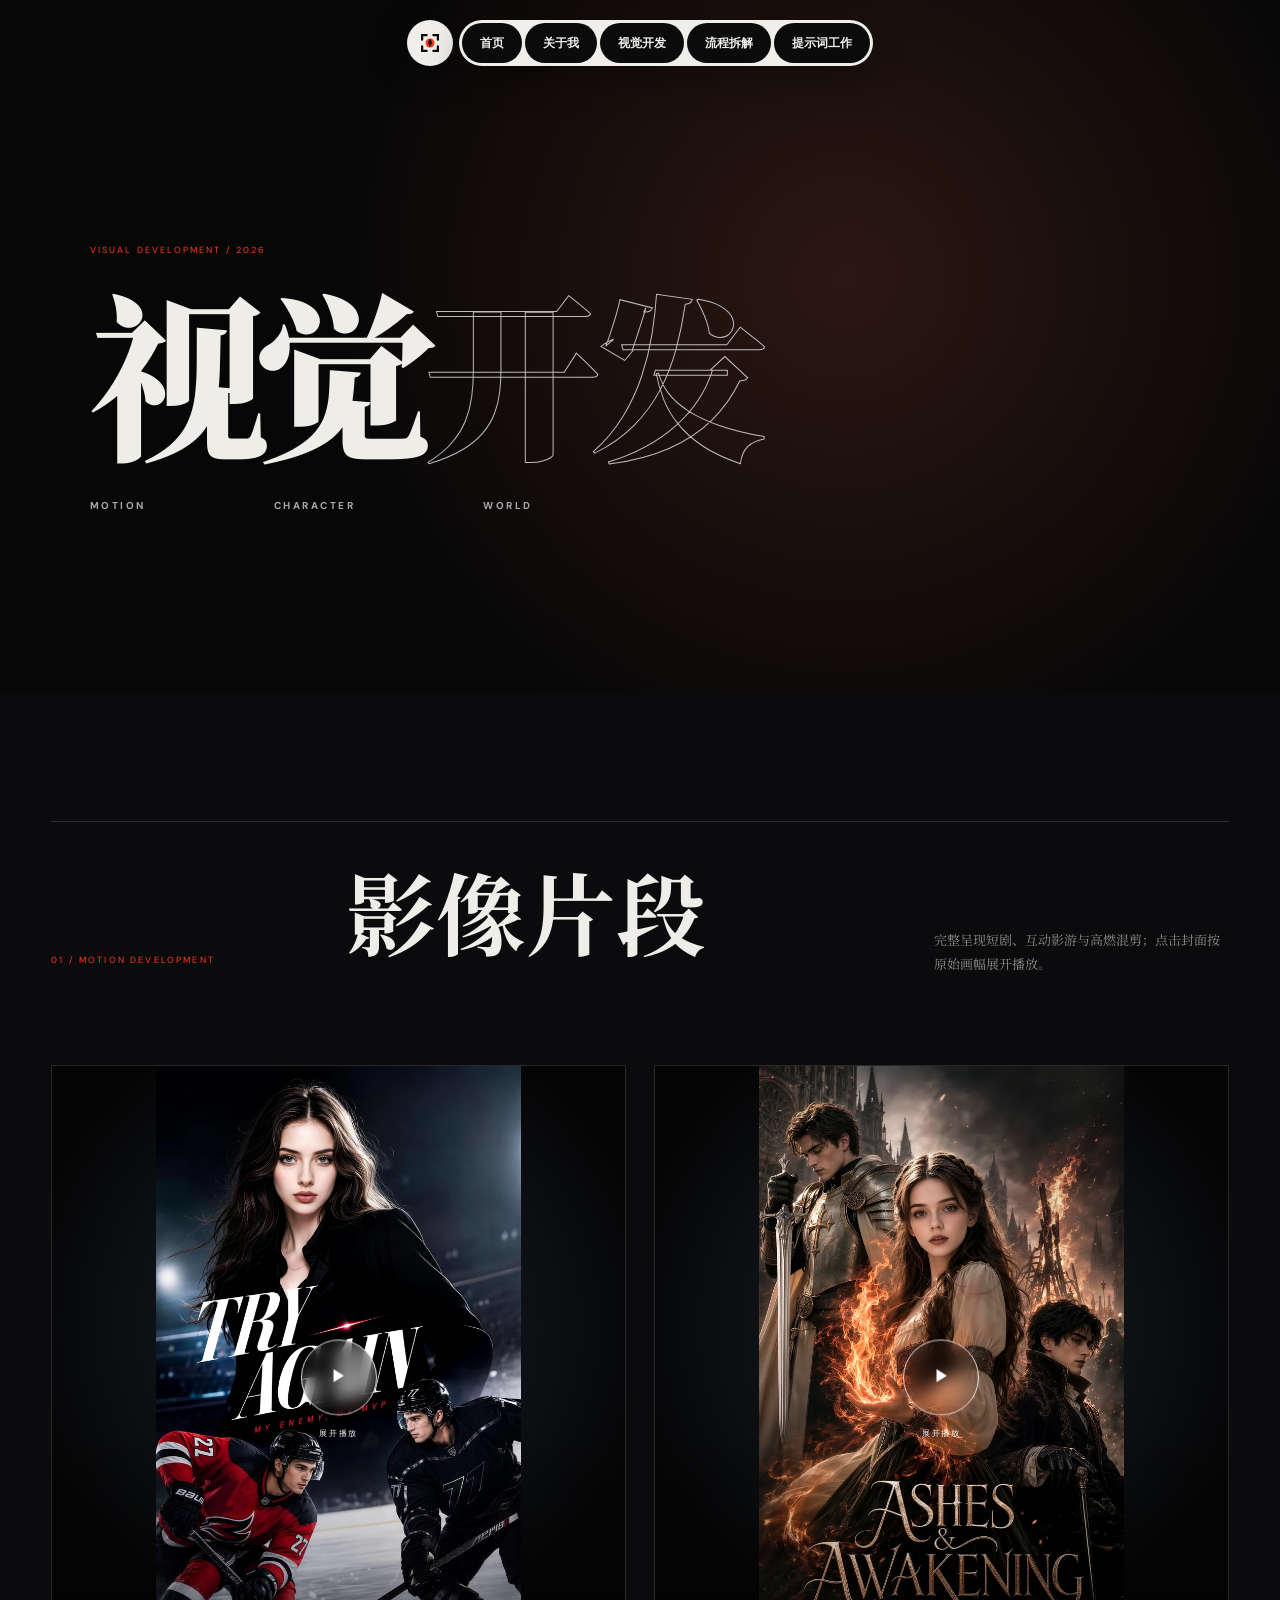
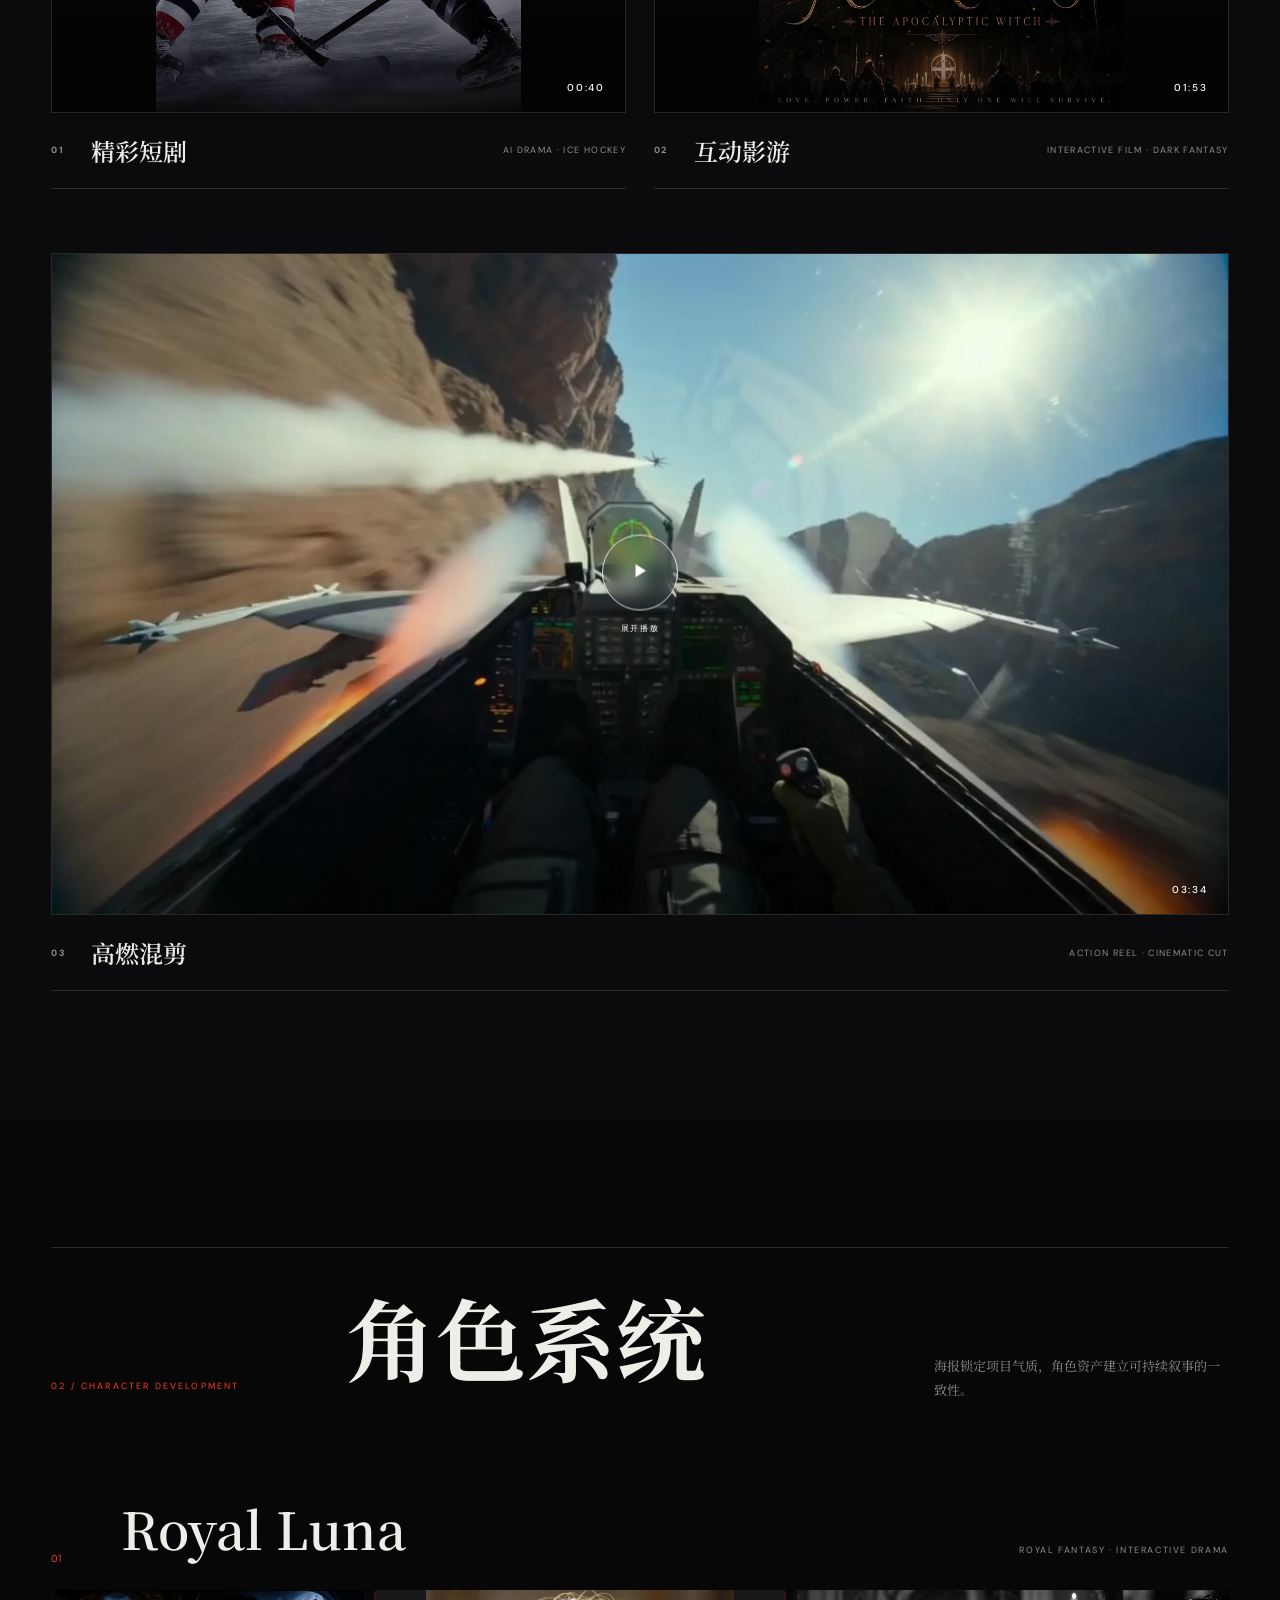
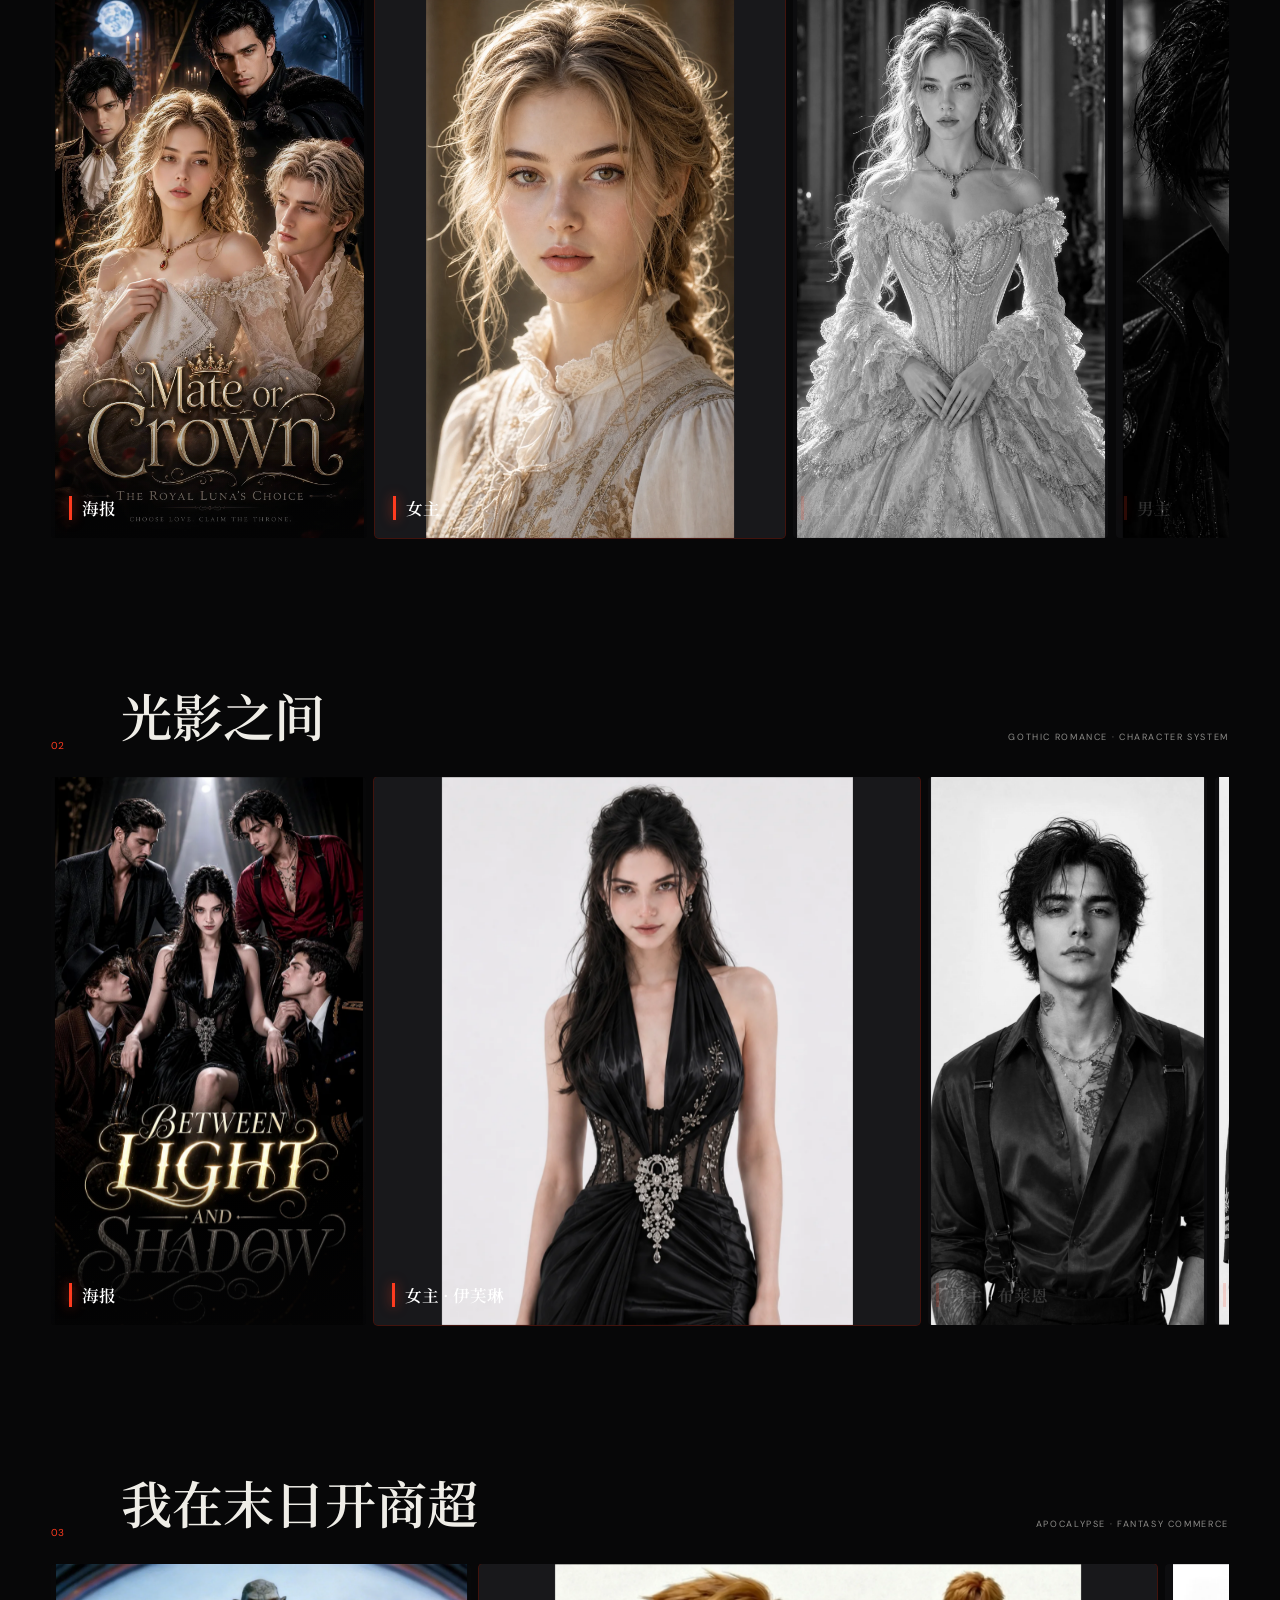
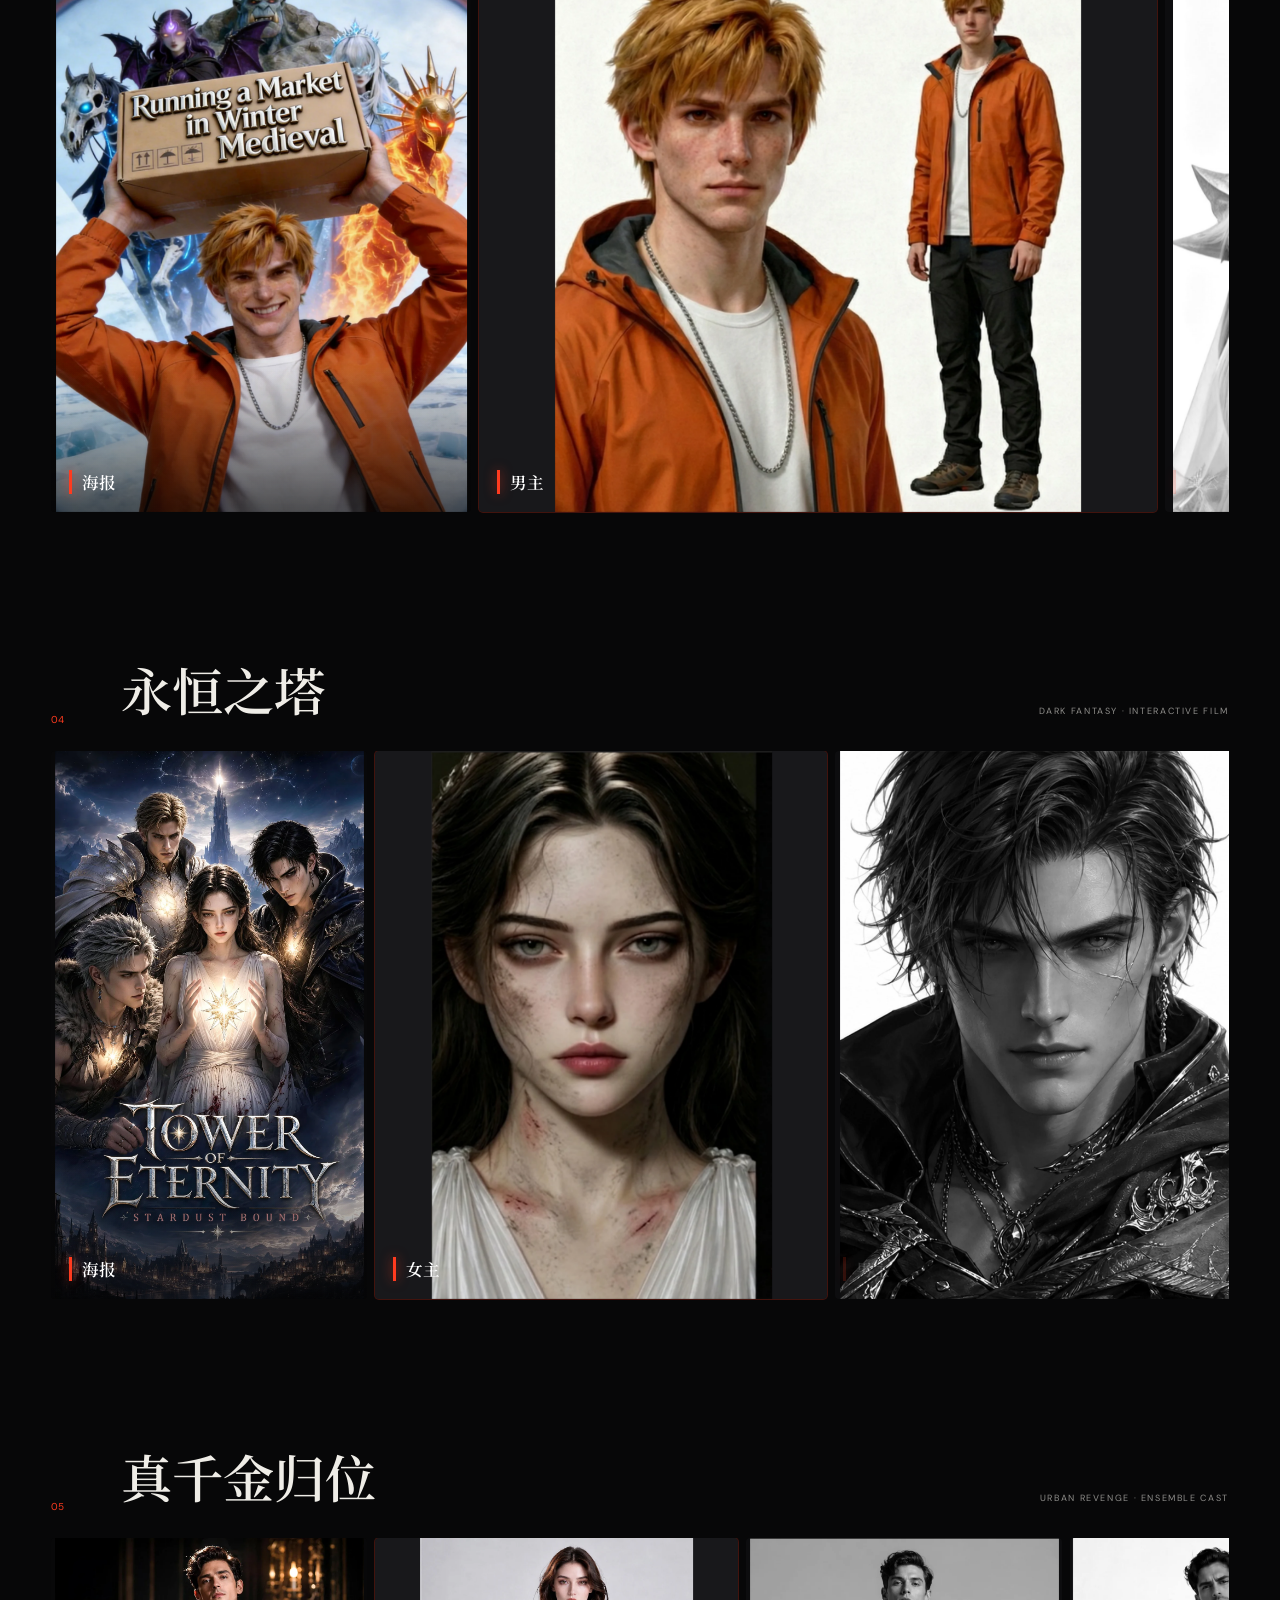
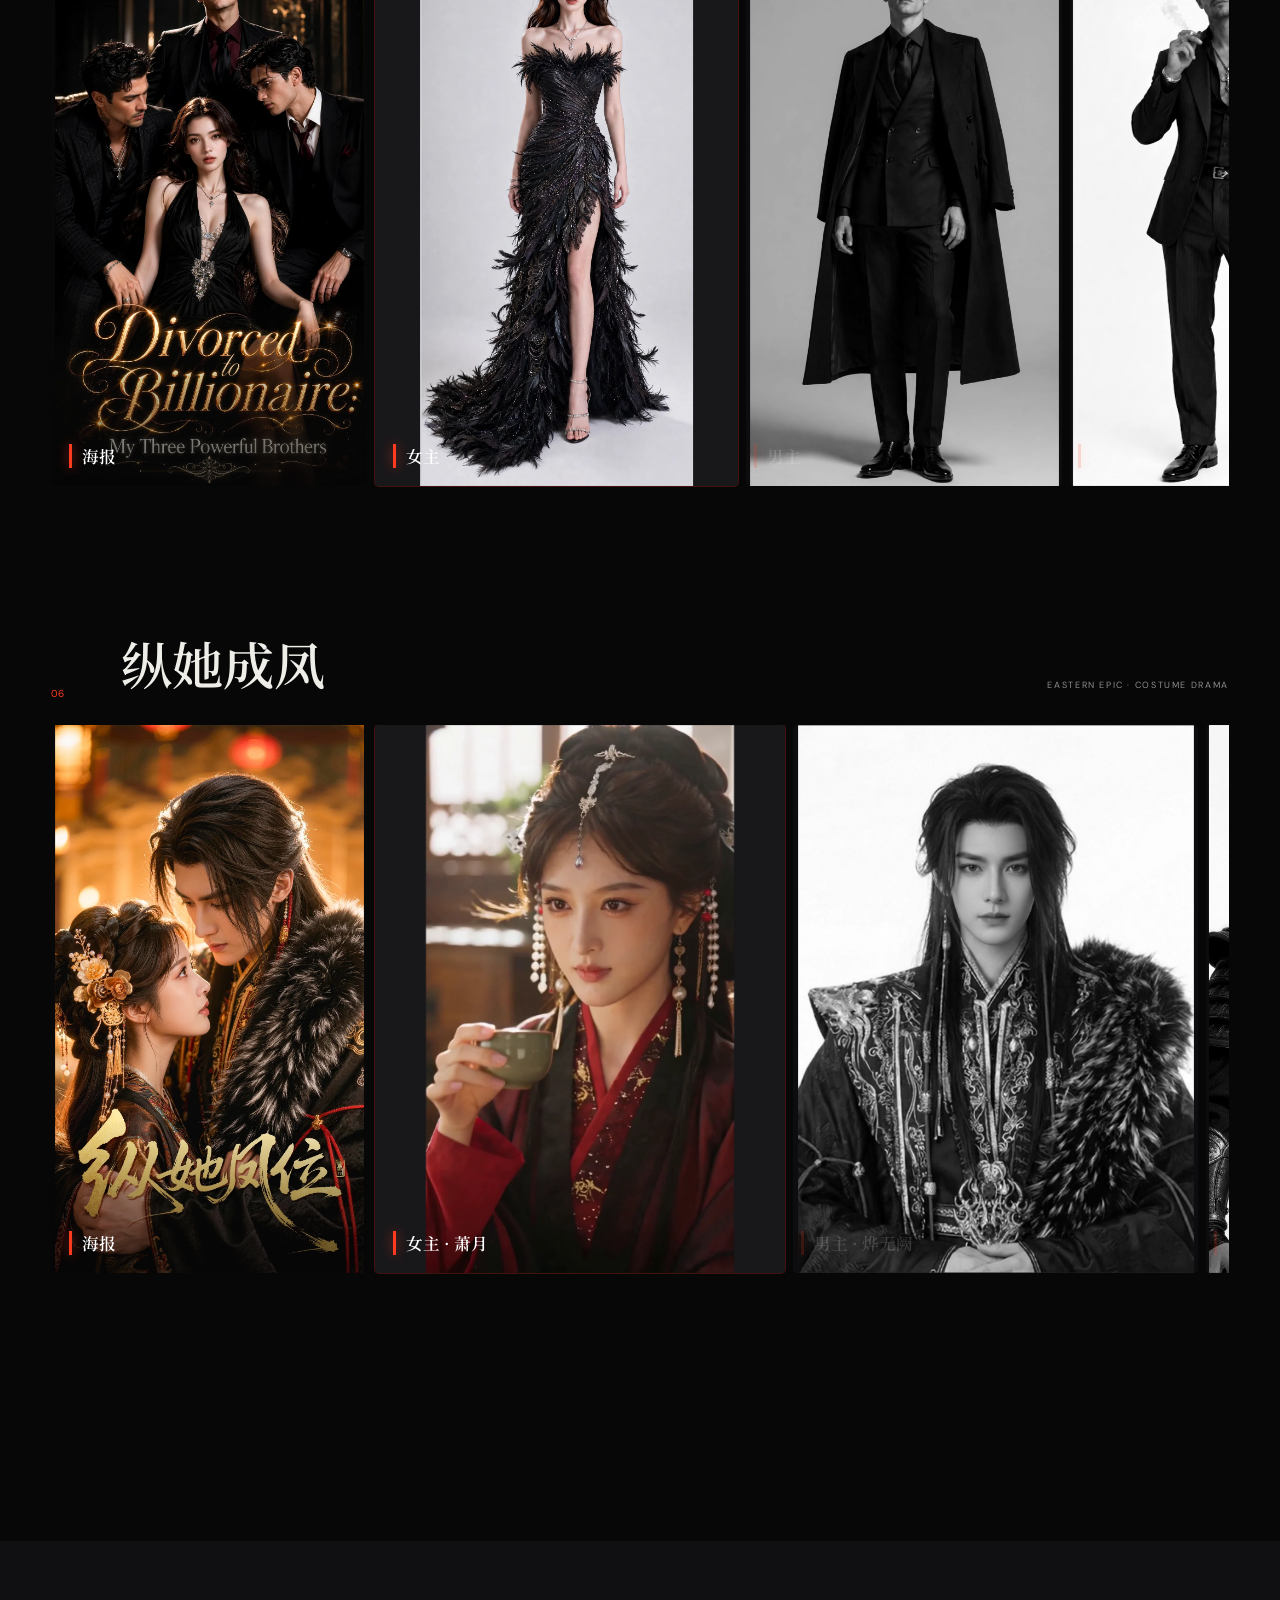
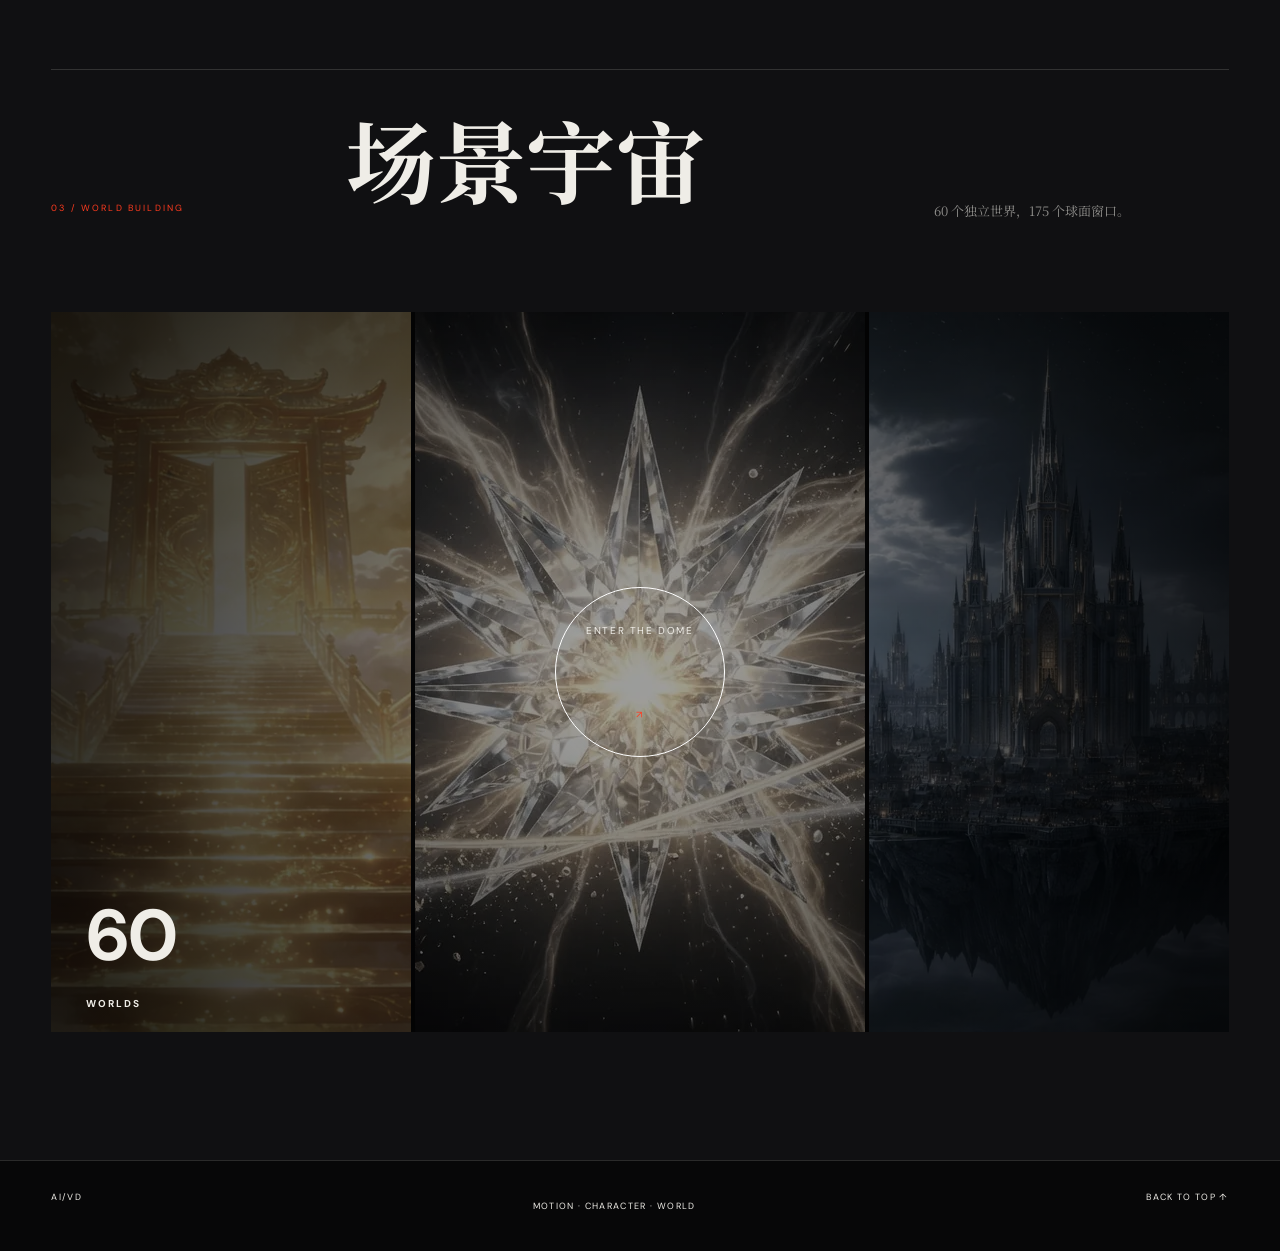
<file: visual/index.html>
<!doctype html><html lang="zh-CN"><head><meta charset="UTF-8"/><meta name="viewport" content="width=device-width,initial-scale=1"/><meta name="description" content="曾俊淇 AI 导演视觉开发作品：影像片段、角色系统与场景宇宙。"/><title>视觉开发｜曾俊淇 AI 导演</title><link rel="icon" href="../favicon.svg" type="image/svg+xml"/>  <script type="module" crossorigin src="./assets/index-JiW0HXxP.js"></script>
  <link rel="stylesheet" crossorigin href="./assets/index-8P1AXbnX.css">
</head><body><div id="root"></div></body></html>
</file>
<file: styles.css>
:root{--ink:#0b0b0c;--paper:#eeeae1;--muted:#9b9a96;--accent:#b9432e;--line:rgba(238,234,225,.16)}
*{box-sizing:border-box}html{scroll-behavior:smooth}body{margin:0;background:var(--ink);color:var(--paper);font-family:"DM Sans",sans-serif}a{color:inherit;text-decoration:none}.grain{position:fixed;inset:0;pointer-events:none;z-index:20;opacity:.07;background-image:url("data:image/svg+xml,%3Csvg viewBox='0 0 180 180' xmlns='http://www.w3.org/2000/svg'%3E%3Cfilter id='n'%3E%3CfeTurbulence type='fractalNoise' baseFrequency='.85' numOctaves='3' stitchTiles='stitch'/%3E%3C/filter%3E%3Crect width='100%25' height='100%25' filter='url(%23n)' opacity='.7'/%3E%3C/svg%3E")}.nav{position:absolute;z-index:10;top:0;left:0;width:100%;padding:28px 4vw;display:flex;justify-content:space-between;align-items:center;border-bottom:1px solid rgba(255,255,255,.12);font-size:12px;letter-spacing:.12em}.brand{font-size:19px;font-weight:500}.brand span{color:var(--accent)}.nav nav{display:flex;gap:34px}.nav nav a:hover{color:#fff}.availability{font-size:10px}.availability i{display:inline-block;width:7px;height:7px;border-radius:50%;background:#8abd71;margin-right:8px;box-shadow:0 0 9px #8abd71}.hero{height:100vh;min-height:720px;position:relative;overflow:hidden}.hero-bg{width:100%;height:100%;object-fit:cover;transform:scale(1.02);animation:drift 16s ease-in-out infinite alternate}.hero-shade{position:absolute;inset:0;background:linear-gradient(90deg,rgba(6,6,7,.9) 0%,rgba(6,6,7,.35) 62%,rgba(6,6,7,.35)),linear-gradient(0deg,rgba(6,6,7,.65),transparent 50%)}.hero-copy{position:absolute;left:8vw;top:51%;transform:translateY(-45%)}.eyebrow{font-size:10px;letter-spacing:.25em;color:#b8b5ad}.hero h1,.section-head h2,.about h2{font-family:"Noto Serif SC",serif;margin:20px 0;font-size:clamp(66px,9.5vw,150px);line-height:.92;letter-spacing:-.04em}.hero h1 em,.about em{font-weight:500;color:#d5a27c;font-style:normal}.intro{font-family:"Noto Serif SC",serif;font-size:16px;line-height:2;color:#d2d0cb;margin:35px 0}.circle-link{width:100px;height:100px;border:1px solid rgba(255,255,255,.5);border-radius:50%;display:flex;align-items:center;justify-content:center;gap:7px;font-size:12px;transition:.3s}.circle-link:hover{background:var(--paper);color:var(--ink);transform:rotate(-8deg)}.hero-index{position:absolute;right:4vw;bottom:36px;font-size:11px;letter-spacing:.2em}.manifesto{padding:17vw 8vw;display:grid;grid-template-columns:1fr 3fr}.manifesto>span{font-size:10px;letter-spacing:.2em;color:var(--muted)}.manifesto p{font:500 clamp(32px,4.5vw,72px)/1.5 "Noto Serif SC",serif;margin:0}.manifesto p span{color:#d5a27c}.works,.reel,.process{padding:8vw 4vw 12vw}.section-head{display:flex;justify-content:space-between;align-items:flex-end;border-top:1px solid var(--line);padding-top:24px;margin-bottom:55px}.section-head h2{font-size:clamp(42px,6vw,88px);margin:10px 0}.section-head>p{color:var(--muted);font-size:13px;line-height:1.8}.project-grid{display:grid;grid-template-columns:1fr 1fr;gap:2vw}.project{height:72vh;min-height:560px;position:relative;overflow:hidden;background:#18181a}.project-wide{grid-column:span 2;height:78vh}.project img{width:100%;height:100%;object-fit:cover;transition:transform .9s cubic-bezier(.2,.7,.2,1),filter .6s}.project:hover img{transform:scale(1.035);filter:brightness(.72)}.project-overlay{position:absolute;inset:auto 0 0;padding:34px;background:linear-gradient(transparent,rgba(0,0,0,.9));transform:translateY(18px);transition:.45s}.project:hover .project-overlay{transform:none}.project-overlay span{font-size:10px;letter-spacing:.18em}.project-overlay h3{font:700 clamp(38px,4.5vw,72px)/1.1 "Noto Serif SC",serif;margin:11px 0}.project-overlay p{color:#b9b6af}.reel{background:#131315}.reel-stage{height:72vh;position:relative;background:#050505;overflow:hidden}.reel-stage video{width:100%;height:100%;object-fit:cover}.reel-stage:after{content:"";position:absolute;inset:0;background:linear-gradient(0deg,rgba(0,0,0,.75),transparent 55%);pointer-events:none}.play{position:absolute;z-index:3;left:50%;top:50%;translate:-50% -50%;width:86px;height:86px;border-radius:50%;border:1px solid #fff;background:rgba(0,0,0,.25);color:#fff;font-size:22px;cursor:pointer;backdrop-filter:blur(8px)}.reel-caption{position:absolute;z-index:2;left:34px;bottom:30px}.reel-caption span{font-size:11px}.reel-caption h3{font:700 48px "Noto Serif SC",serif;margin:5px 0}.reel-caption p{margin:0;color:#bbb}.reel-list{display:grid;grid-template-columns:repeat(4,1fr)}.reel-list button{background:none;color:#777;border:0;border-bottom:1px solid #333;padding:25px 10px;text-align:left;display:grid;grid-template-columns:30px 1fr;cursor:pointer}.reel-list button+button{border-left:1px solid #333}.reel-list b,.reel-list small{font-size:9px;letter-spacing:.12em}.reel-list span{font:500 17px "Noto Serif SC",serif}.reel-list small{grid-column:2;margin-top:5px}.reel-list .active{color:var(--paper);border-bottom-color:var(--accent)}.process ol{list-style:none;padding:0;margin:0;border-top:1px solid var(--line)}.process li{display:grid;grid-template-columns:80px 1fr 1fr;align-items:center;border-bottom:1px solid var(--line);padding:38px 0}.process li b{font-size:11px;color:var(--accent)}.process li h3{font:500 28px "Noto Serif SC",serif;margin:0}.process li p{color:var(--muted);max-width:420px;line-height:1.8}.about{min-height:80vh;padding:12vw 8vw;display:flex;flex-direction:column;justify-content:center;align-items:center;text-align:center;background:var(--paper);color:var(--ink)}.about .eyebrow{color:#777}.about h2{font-size:clamp(55px,8vw,120px)}.about p{color:#666}.about a{margin-top:40px;border-bottom:1px solid;padding-bottom:8px;font-size:13px;letter-spacing:.15em}footer{padding:28px 4vw;display:flex;justify-content:space-between;font-size:10px;letter-spacing:.15em}.reveal{opacity:0;transform:translateY(28px);transition:opacity .9s,transform .9s}.reveal.visible{opacity:1;transform:none}@keyframes drift{to{transform:scale(1.09) translate(-1%,1%)}}
@media(max-width:760px){.nav{padding:22px 20px}.nav nav{display:none}.availability{font-size:8px}.hero{min-height:680px}.hero-copy{left:24px;right:24px;top:52%}.hero h1{font-size:18vw}.intro{font-size:13px}.circle-link{width:82px;height:82px}.manifesto{padding:34vw 24px;display:block}.manifesto>span{display:block;margin-bottom:35px}.manifesto p{font-size:9vw}.works,.reel,.process{padding:22vw 20px}.section-head{display:block}.section-head>p{margin-top:25px}.project-grid{display:block}.project,.project-wide{height:68vh;min-height:520px;margin-bottom:20px}.reel-stage{height:65vh}.reel-list{grid-template-columns:1fr 1fr}.reel-list button:nth-child(3){border-left:0}.process li{grid-template-columns:45px 1fr;padding:28px 0}.process li p{grid-column:2}.about{min-height:75vh;padding:24vw 20px}.about h2{font-size:14vw}footer{padding:24px 20px}}

/* High-impact visual system */
:root{--accent:#ff3b1f;--acid:#dfff00}
.hero-bg{animation:none;filter:saturate(.72) contrast(1.14)}
.hero-shade{background:linear-gradient(90deg,rgba(2,2,3,.94),rgba(2,2,3,.08) 72%),linear-gradient(0deg,rgba(2,2,3,.82),transparent 58%)}
.scanline{position:absolute;inset:0;pointer-events:none;background:repeating-linear-gradient(0deg,transparent 0 3px,rgba(255,255,255,.03) 4px);mix-blend-mode:overlay}
.hero-signal{position:absolute;right:4vw;top:110px;font-size:9px;letter-spacing:.22em}.hero-signal i{display:inline-block;width:6px;height:6px;background:var(--accent);border-radius:50%;margin-right:8px;box-shadow:0 0 14px var(--accent);animation:pulse 1.2s infinite}
.hero h1{font-family:"DM Sans",sans-serif;font-size:clamp(66px,10vw,155px);font-weight:500;line-height:.75;letter-spacing:-.075em}.hero h1 span{display:inline-block;color:transparent;-webkit-text-stroke:1px rgba(255,255,255,.86)}.hero h1 em{font-style:normal;color:var(--paper);text-shadow:8px 8px 0 rgba(255,59,31,.5)}
.hero-cn{margin:42px 0 0;font:700 clamp(25px,2.4vw,40px) "Noto Serif SC",serif;border-left:4px solid var(--accent);padding-left:15px}
.hero-index{bottom:54px}.marquee{position:absolute;left:0;bottom:0;width:100%;overflow:hidden;background:var(--accent);color:#080808;padding:9px 0;font-size:10px;font-weight:500;letter-spacing:.15em;white-space:nowrap}.marquee div{width:max-content;animation:marquee 16s linear infinite}
.project-collage:before{content:"";position:absolute;z-index:1;inset:0;background:radial-gradient(circle at 68% 43%,transparent 0 15%,rgba(0,0,0,.42) 70%),linear-gradient(90deg,rgba(0,0,0,.42),transparent)}
.project-collage .cutout{position:absolute;z-index:2;right:7%;bottom:-8%;width:42%;height:105%;object-fit:contain;filter:drop-shadow(-24px 12px 34px rgba(0,0,0,.75));transform-origin:bottom}.project-collage:hover .cutout{transform:scale(1.045) translateY(-1%);filter:drop-shadow(-24px 12px 34px rgba(0,0,0,.75))}.project-collage .architecture{right:3%;width:56%;height:96%;mix-blend-mode:screen;opacity:.92}.project-overlay{z-index:4}
@keyframes marquee{to{transform:translateX(-50%)}}@keyframes pulse{50%{opacity:.35;transform:scale(.7)}}
@media(max-width:760px){.hero h1{font-size:16vw}.hero-cn{margin-top:30px}.hero-signal{top:90px}.project-collage .cutout{width:68%;right:-8%}.project-collage .architecture{width:82%}}

.home-page .hero-bg{position:absolute;inset:0;display:block;width:100%;height:100%;object-fit:cover;object-position:center center;transform:scale(1.025)}

.scene-entry{height:92vh;min-height:720px;position:relative;overflow:hidden;margin:8vw 4vw 12vw;background:#101012}.scene-entry-bg{position:absolute;inset:0;display:grid;grid-template-columns:1fr 1.35fr 1fr;gap:4px;transform:scale(1.04)}.scene-entry-bg img{width:100%;height:100%;object-fit:cover;filter:saturate(.72) contrast(1.12);transition:transform 1.2s cubic-bezier(.2,.7,.2,1)}.scene-entry:hover .scene-entry-bg img:first-child{transform:translateY(-2%)}.scene-entry:hover .scene-entry-bg img:nth-child(2){transform:scale(1.035)}.scene-entry:hover .scene-entry-bg img:last-child{transform:translateY(2%)}.scene-entry-shade{position:absolute;inset:0;background:linear-gradient(90deg,rgba(4,4,5,.9),rgba(4,4,5,.15) 72%),linear-gradient(0deg,rgba(4,4,5,.66),transparent 60%)}.scene-entry-copy{position:absolute;z-index:2;left:6vw;top:50%;transform:translateY(-50%)}.scene-entry h2{font:900 clamp(64px,10vw,150px)/.85 "Noto Serif SC",serif;margin:25px 0}.scene-entry h2 span{display:block;color:transparent;-webkit-text-stroke:1px #fff}.scene-entry-copy>p:not(.eyebrow){font:14px/2 "Noto Serif SC",serif;color:#ccc}.scene-entry-copy a{display:flex;align-items:center;gap:45px;width:max-content;margin-top:38px;border-bottom:1px solid #fff;padding:0 0 12px;font-size:10px;letter-spacing:.16em}.scene-entry-copy a i{font-size:23px;font-style:normal;color:var(--accent)}.scene-count{position:absolute;right:28px;bottom:25px;font-size:9px;letter-spacing:.2em}.scene-entry:after{content:"DRAG · EXPLORE · OPEN";position:absolute;right:-94px;top:50%;transform:rotate(90deg);font-size:8px;letter-spacing:.4em;color:#aaa}@media(max-width:760px){.scene-entry{margin:20vw 20px;height:82vh;min-height:640px}.scene-entry-bg{grid-template-columns:1fr}.scene-entry-bg img:not(:nth-child(2)){display:none}.scene-entry-copy{left:24px;right:24px}.scene-entry h2{font-size:21vw}.scene-entry-copy>p:not(.eyebrow){font-size:12px}.scene-entry:after{display:none}}
</file>
<file: home-portals.css>
.home-module{padding:10vw 4vw 12vw;scroll-margin-top:90px}.module-heading{display:flex;justify-content:space-between;align-items:flex-end;border-top:1px solid var(--line);padding-top:24px;margin-bottom:48px}.module-heading h2{font:900 clamp(48px,7vw,102px)/.95 "Noto Serif SC",serif;margin:12px 0}.module-heading>p{font:13px/1.9 "Noto Serif SC",serif;color:var(--muted)}

.visual-portal{background:#0b0b0c}.visual-portal__link{position:relative;display:block;height:min(78vh,850px);min-height:620px;overflow:hidden;background:#101012}.visual-triptych{position:absolute;inset:0;display:grid;grid-template-columns:.9fr 1.35fr .9fr;gap:3px}.visual-triptych figure{position:relative;margin:0;overflow:hidden;background:#171719}.visual-triptych figure:after{content:"";position:absolute;inset:0;background:linear-gradient(0deg,rgba(0,0,0,.65),transparent 55%)}.visual-triptych img{width:100%;height:100%;object-fit:cover;filter:saturate(.72) contrast(1.1);transition:transform .9s cubic-bezier(.2,.7,.2,1),filter .7s}.visual-triptych figure:first-child img,.visual-triptych figure:last-child img{object-fit:contain;object-position:center bottom;background:radial-gradient(circle at 50% 38%,#493229,#111 65%)}.visual-triptych figure:last-child img{background:radial-gradient(circle at 50% 38%,#263039,#090a0b 65%)}.visual-triptych figure span{position:absolute;z-index:2;left:18px;top:18px;font-size:8px;letter-spacing:.24em}.visual-portal__link:hover img{transform:scale(1.035);filter:saturate(.92) contrast(1.07)}.portal-copy{position:absolute;z-index:3;left:5vw;right:5vw;bottom:4vw;display:grid;grid-template-columns:1fr auto;align-items:end}.portal-copy>span{grid-column:1;font-size:9px;letter-spacing:.18em;color:#ccc}.portal-copy h3{grid-column:1;font:700 clamp(42px,6vw,88px)/1 "Noto Serif SC",serif;margin:14px 0 0}.portal-copy i{grid-column:2;grid-row:1/3;display:grid;place-items:center;width:78px;height:78px;border:1px solid #fff;border-radius:50%;font-size:28px;font-style:normal;transition:.3s}.visual-portal__link:hover .portal-copy i{background:#fff;color:#090909;transform:rotate(45deg)}

.process-portal{background:#0e1115}.process-portal__link{display:grid;grid-template-columns:1.05fr .95fr;height:min(76vh,700px);min-height:500px;max-height:calc(100vh - 72px);border:1px solid rgba(162,205,222,.17);background:#090c10}.process-portal__image{position:relative;overflow:hidden}.process-portal__image:after{content:"";position:absolute;inset:0;background:linear-gradient(90deg,transparent 58%,rgba(5,8,11,.8)),linear-gradient(0deg,rgba(3,6,9,.55),transparent 50%)}.process-portal__image img{width:100%;height:100%;object-fit:cover;filter:saturate(.74) contrast(1.08);transition:transform .85s,filter .7s}.process-portal__image span{position:absolute;z-index:2;left:24px;top:24px;font-size:9px;letter-spacing:.2em;color:#c8eafa}.process-portal__link:hover .process-portal__image img{transform:scale(1.025);filter:saturate(.92) contrast(1.05)}.process-portal__copy{padding:3.5vw 4.5vw;display:flex;flex-direction:column;justify-content:center}.process-portal__copy>p{font-size:9px;letter-spacing:.22em;color:#75b7d0}.process-portal__copy h3{font:700 clamp(31px,3.4vw,52px)/1.2 "Noto Serif SC",serif;margin:16px 0 22px}.process-portal__copy h3 em{font-style:normal;color:#9fd0e2}.process-portal__copy ol{list-style:none;margin:0;padding:0;border-top:1px solid rgba(255,255,255,.13)}.process-portal__copy li{display:grid;grid-template-columns:40px 1fr;gap:8px;padding:10px 0;border-bottom:1px solid rgba(255,255,255,.11)}.process-portal__copy li b{font-size:9px;color:#6fadc5}.process-portal__copy li span{font:12px "Noto Serif SC",serif}.process-portal__copy>strong{margin-top:22px;width:max-content;border-bottom:1px solid #fff;padding-bottom:8px;font-size:9px;letter-spacing:.13em}.process-portal__copy>strong i{font-style:normal;color:#75bad4;margin-left:25px}

.home-page .prompt-engineering{padding-top:10vw}.home-page .prompt-engineering .section-head h2{font-size:clamp(48px,7vw,102px)}

/* Selected motion on home */
.home-motion{background:#0d0d0f}.home-motion__grid{display:grid;grid-template-columns:1fr 1fr;gap:5vw 2vw;align-items:start}.home-motion__item{min-width:0}.home-motion__item--landscape{grid-column:1/-1}.home-motion__item video{display:block;width:100%;height:min(70vh,760px);object-fit:contain;background:radial-gradient(circle at 50% 45%,#1a242c,#050506 67%);border:1px solid var(--line)}.home-motion__item--landscape video{height:auto;aspect-ratio:16/9;object-fit:cover}.home-motion__item>div{display:grid;grid-template-columns:42px 1fr auto;align-items:center;padding:20px 0;border-bottom:1px solid var(--line)}.home-motion__item>div>b,.home-motion__item>div>span{font-size:9px;letter-spacing:.16em;color:var(--muted)}.home-motion__item h3{font:600 25px "Noto Serif SC",serif;margin:0}.home-motion__more{display:flex;width:max-content;gap:28px;margin:45px 0 0 auto;padding-bottom:10px;border-bottom:1px solid #fff;font-size:10px;letter-spacing:.15em}.home-motion__more i{font-style:normal;color:var(--accent)}

/* React Bits DriftWall portal */
.home-drift-wall{position:absolute;inset:-11%;z-index:1}.visual-portal__shade{position:absolute;z-index:2;inset:0;pointer-events:none;background:linear-gradient(90deg,rgba(5,5,6,.82),transparent 62%),linear-gradient(0deg,rgba(5,5,6,.84),transparent 58%)}.portal-copy{z-index:4}.visual-portal__hint{position:absolute;z-index:4;right:23px;top:50%;writing-mode:vertical-rl;font-size:7px;letter-spacing:.36em;color:#aaa;pointer-events:none}.visual-portal__link:after{content:"";position:absolute;z-index:3;inset:18px;border:1px solid rgba(255,255,255,.1);pointer-events:none}.visual-portal__link:hover .portal-copy i{background:#fff;color:#090909;transform:rotate(45deg)}
.visual-portal__link:hover .drift-wall__tile img{transform:none;filter:grayscale(var(--dw-gray)) saturate(.92)}.visual-portal__link:hover .drift-wall__tile.is-active img{filter:grayscale(0) saturate(1.05)}

@media(max-width:760px){.home-module{padding:24vw 20px}.module-heading{display:block;margin-bottom:32px}.module-heading>p{margin-top:20px}.home-motion__grid{display:block}.home-motion__item{margin-bottom:15vw}.home-motion__item video{height:auto;aspect-ratio:9/16}.home-motion__item--landscape video{aspect-ratio:16/9}.home-motion__item>div{grid-template-columns:35px 1fr}.home-motion__item>div>span{grid-column:2;margin-top:6px}.home-motion__more{margin-top:15px}.visual-portal__link{height:72vh;min-height:600px}.home-drift-wall{inset:-8%;transform:scale(.92)}.portal-copy{left:24px;right:24px;bottom:28px}.portal-copy h3{font-size:12vw}.portal-copy i{width:58px;height:58px}.visual-portal__hint{display:none}.process-portal__link{grid-template-columns:1fr;height:auto;min-height:0;max-height:none}.process-portal__image{height:70vh}.process-portal__image:after{background:linear-gradient(0deg,#070a0d,transparent 55%)}.process-portal__copy{padding:45px 24px 55px}.process-portal__copy h3{font-size:10vw}.home-page .prompt-engineering{padding-top:24vw}}
</file>
<file: prompt.css>
.prompt-engineering{padding:8vw 4vw 13vw;background:#0d0d0f}.prompt-system-entry{display:block;border-bottom:1px solid var(--line);transition:background .35s}.prompt-system-entry:hover{background:#121214}.prompt-grid{display:grid;grid-template-columns:repeat(3,1fr);border-top:1px solid var(--line)}.prompt-grid article{min-height:360px;padding:36px 30px;display:flex;flex-direction:column}.prompt-grid article+article{border-left:1px solid var(--line)}.prompt-grid b{font-size:11px;color:var(--accent)}.prompt-grid span{margin-top:auto;font-size:9px;letter-spacing:.2em;color:var(--muted)}.prompt-grid h3{font:600 clamp(27px,3vw,46px) "Noto Serif SC",serif;margin:12px 0}.prompt-grid p{font-size:13px;line-height:1.9;color:var(--muted);max-width:350px}.prompt-system-entry__cta{display:flex;justify-content:space-between;align-items:center;padding:22px 30px;font-size:10px;letter-spacing:.16em}.prompt-system-entry__cta i{font-style:normal;color:var(--accent);font-size:24px;transition:transform .3s}.prompt-system-entry:hover .prompt-system-entry__cta i{transform:translate(5px,-5px)}@media(max-width:760px){.prompt-engineering{padding:24vw 20px}.prompt-grid{display:block}.prompt-grid article{min-height:280px}.prompt-grid article+article{border-left:0;border-top:1px solid var(--line)}}
</file>
<file: ui-assets/nav-ui.css>
.pill-nav-container{z-index:130;pointer-events:auto;position:fixed;top:20px;left:50%;transform:translate(-50%)}.pill-nav{--nav-h:46px;align-items:center;gap:6px;width:max-content;display:flex}.pill-logo{width:var(--nav-h);height:var(--nav-h);background:var(--base);border-radius:50%;place-items:center;padding:5px;display:grid;overflow:hidden;box-shadow:0 12px 35px #0000004d}.pill-logo img{width:100%;height:100%;display:block}.pill-nav-items{height:var(--nav-h);background:var(--base);border-radius:999px;padding:3px;box-shadow:0 12px 35px #0000004d}.pill-nav-items ul{gap:3px;height:100%;margin:0;padding:0;list-style:none;display:flex}.pill-nav-items li{height:100%}.pill{background:var(--pill-bg);height:100%;color:var(--pill-text);white-space:nowrap;cursor:pointer;border:0;border-radius:999px;justify-content:center;align-items:center;padding:0 18px;font:600 12px DM Sans,Microsoft YaHei,sans-serif;display:inline-flex;position:relative;overflow:hidden}.hover-circle{background:var(--base);z-index:1;border-radius:50%;position:absolute;bottom:0;left:50%}.label-stack{z-index:2;line-height:1;position:relative}.pill-label{display:inline-block}.pill-label-hover{color:var(--hover-text);opacity:0;position:absolute;inset:0}.mobile-only{display:none}.mobile-menu-button{background:var(--base);border:0;border-radius:50%;flex-direction:column;justify-content:center;align-items:center;gap:4px;width:46px;height:46px}.mobile-menu-button span{background:var(--pill-bg);width:16px;height:2px}.mobile-menu-popover{background:var(--base);visibility:hidden;opacity:0;border-radius:24px;padding:4px;position:fixed;top:74px;left:16px;right:16px}.mobile-menu-popover ul{margin:0;padding:0;list-style:none}.mobile-menu-link{background:var(--pill-bg);width:100%;color:var(--pill-text);text-align:left;border:0;border-radius:18px;padding:13px 17px;font:600 14px DM Sans,Microsoft YaHei,sans-serif;text-decoration:none;display:block}@media (width<=768px){.pill-nav-container{top:14px;left:0;right:0;transform:none}.pill-nav{justify-content:space-between;width:100%;padding:0 16px}.desktop-only{display:none}.mobile-only{display:flex}.mobile-menu-popover.mobile-only{display:block}}.lanyard-wrapper{transform-origin:50%;justify-content:center;align-items:center;width:100%;height:100%;min-height:560px;display:flex;position:relative}.lanyard-wrapper canvas{touch-action:none}@media (width<=760px){.lanyard-wrapper{min-height:55vh}}.global-ui{z-index:120;pointer-events:none;position:fixed;inset:0}.about-lanyard{z-index:110;opacity:0;visibility:hidden;pointer-events:none;background:radial-gradient(circle at 72% 45%,#33221d,#080809 62%);grid-template-columns:38% 62%;padding:100px 5vw 30px;transition:opacity .45s,transform .45s,visibility .45s;display:grid;position:fixed;inset:0;overflow:hidden;transform:translateY(-12px)}.about-lanyard.is-open{opacity:1;visibility:visible;pointer-events:auto;transform:none}.about-lanyard__copy{pointer-events:none;align-self:center;padding-left:3vw}.about-lanyard__copy>p{letter-spacing:.22em;color:#ff3b1f;font:10px DM Sans,sans-serif}.about-lanyard__copy h2{color:#f0eee9;margin:20px 0;font:900 clamp(60px,8vw,120px)/1 Noto Serif SC,Microsoft YaHei,serif}.about-lanyard__copy h3{color:#d0cdc6;font:500 22px Noto Serif SC,Microsoft YaHei,serif}.about-lanyard__copy>span{color:#aaa7a0;max-width:430px;font:14px/2 Noto Serif SC,Microsoft YaHei,serif;display:block}.about-lanyard__copy ul{flex-wrap:wrap;gap:8px;margin:28px 0;padding:0;list-style:none;display:flex}.about-lanyard__copy li{color:#dad6cf;border:1px solid #4a4743;border-radius:99px;padding:8px 13px;font:10px DM Sans,Microsoft YaHei,sans-serif}.about-lanyard__copy small{letter-spacing:.12em;color:#777;font:9px/1.8 DM Sans,Microsoft YaHei,sans-serif}.about-lanyard__stage{min-width:0;min-height:0}.about-lanyard.is-open .about-lanyard__stage{animation:1.05s cubic-bezier(.2,.72,.18,1) both lanyard-drop}@keyframes lanyard-drop{0%{opacity:0;transform:translateY(-105vh)rotate(-3deg)}62%{opacity:1;transform:translateY(16px)rotate(.7deg)}79%{transform:translateY(-9px)rotate(-.3deg)}91%{transform:translateY(4px)rotate(.12deg)}to{opacity:1;transform:none}}@media (prefers-reduced-motion:reduce){.about-lanyard.is-open .about-lanyard__stage{animation:.25s ease-out both lanyard-fade}@keyframes lanyard-fade{0%{opacity:0}to{opacity:1}}}@media (width<=760px){.about-lanyard{grid-template-columns:1fr;padding:95px 18px 10px}.about-lanyard__copy{z-index:2;padding:0;position:absolute;top:100px;left:22px;right:22px}.about-lanyard__copy h2{margin:10px 0;font-size:48px}.about-lanyard__copy h3,.about-lanyard__copy>span,.about-lanyard__copy ul{display:none}.about-lanyard__stage{padding-top:80px}}.drift-wall{width:100%;height:100%;perspective:var(--dw-perspective,1200px);perspective-origin:50%;--dw-tile-w:200px;--dw-tile-h:132px;--dw-gap:18px;--dw-radius:14px;--dw-lift:64px;--dw-dim:.55;--dw-gray:0;--dw-overlay:#060010;--dw-edge:40%;-webkit-mask-image:radial-gradient(ellipse 80% 88% at 55% 47%,#000 var(--dw-edge),transparent 100%),linear-gradient(to top,#000 var(--dw-edge),transparent 100%);-webkit-mask-composite:source-in;-webkit-mask-image:radial-gradient(ellipse 80% 88% at 55% 47%,#000 var(--dw-edge),transparent 100%),linear-gradient(to top,#000 var(--dw-edge),transparent 100%);mask-image:radial-gradient(ellipse 80% 88% at 55% 47%,#000 var(--dw-edge),transparent 100%),linear-gradient(to top,#000 var(--dw-edge),transparent 100%);position:relative;overflow:hidden;-webkit-mask-composite:source-in;mask-composite:intersect}.drift-wall__plane{transform-style:preserve-3d;cursor:pointer;transform-origin:50%;will-change:transform;flex-direction:row;display:flex;position:absolute;top:50%;left:50%}.drift-wall__col{width:calc(var(--dw-tile-w) + var(--dw-gap));transform-style:preserve-3d;position:relative}.drift-wall__track{will-change:transform;transform-style:preserve-3d;flex-direction:column;display:flex}.drift-wall__tile{width:100%;height:calc(var(--dw-tile-h) + var(--dw-gap));transform-style:preserve-3d;outline:none;flex:none;display:block;position:relative}.drift-wall__inner{inset:calc(var(--dw-gap)/2);border-radius:var(--dw-radius);opacity:var(--dw-dim);pointer-events:none;background:#0b0b12;transition:transform .42s cubic-bezier(.22,1,.36,1),opacity .42s cubic-bezier(.22,1,.36,1),box-shadow .42s cubic-bezier(.22,1,.36,1);display:block;position:absolute;overflow:hidden;transform:translateZ(0)}.drift-wall__tile img{object-fit:cover;width:100%;height:100%;filter:grayscale(var(--dw-gray)) saturate(.92);-webkit-user-select:none;user-select:none;-webkit-user-drag:none;transition:filter .42s cubic-bezier(.22,1,.36,1);display:block}.drift-wall__overlay{background:var(--dw-overlay);opacity:.42;pointer-events:none;transition:opacity .42s cubic-bezier(.22,1,.36,1);position:absolute;inset:0}.drift-wall__tile.is-active .drift-wall__inner,.drift-wall__tile:focus-visible .drift-wall__inner{opacity:1;transform:translateZ(var(--dw-lift));box-shadow:0 24px 60px -18px #000000b3}.drift-wall__tile.is-active img,.drift-wall__tile:focus-visible img{filter:grayscale(0)saturate(1.05)}.drift-wall__tile.is-active .drift-wall__overlay,.drift-wall__tile:focus-visible .drift-wall__overlay{opacity:0}.drift-wall__tile:focus-visible .drift-wall__inner{box-shadow:0 24px 60px -18px #000000b3,0 0 0 2px #ffffffe6}@media (prefers-reduced-motion:reduce){.drift-wall__plane,.drift-wall__track{will-change:auto}}
/*$vite$:1*/
</file>
<file: hockey-case.css>
.section-inline-link{display:inline-block;margin-top:10px;color:var(--paper);border-bottom:1px solid var(--accent);padding-bottom:4px;letter-spacing:.08em}

.process-page{background:#07090c}.process-page-hero{position:relative;height:100vh;min-height:720px;overflow:hidden}.process-page-hero>img{width:100%;height:100%;object-fit:cover;object-position:center;filter:saturate(.72) contrast(1.12);transform:scale(1.015)}.process-page-hero__shade{position:absolute;inset:0;background:linear-gradient(90deg,rgba(3,7,10,.96),rgba(3,7,10,.2) 62%),linear-gradient(0deg,rgba(3,6,9,.72),transparent 55%)}.process-page-hero__copy{position:absolute;left:8vw;top:52%;transform:translateY(-45%)}.process-page-hero__copy>p{font-size:9px;letter-spacing:.24em;color:#89c4da}.process-page-hero__copy h1{font:900 clamp(68px,10vw,150px)/.84 "Noto Serif SC",serif;margin:28px 0}.process-page-hero__copy h1 span{color:transparent;-webkit-text-stroke:1px #c6edf9}.process-page-hero__copy small{display:block;font:14px "Noto Serif SC",serif;color:#b8c4c9}.process-page-hero__copy a{display:block;width:max-content;margin-top:42px;border-bottom:1px solid #dcebf0;padding-bottom:10px;font-size:10px;letter-spacing:.16em}.process-page-hero__meta{position:absolute;left:4vw;right:4vw;bottom:30px;display:flex;justify-content:space-between;font-size:8px;letter-spacing:.2em;color:#94a8b0}.process-page .director-case{padding-top:8vw}

.director-case{position:relative;padding:8vw 4vw 14vw;background:radial-gradient(circle at 78% 16%,rgba(26,83,111,.18),transparent 28%),linear-gradient(180deg,#090b0e,#070708 72%);overflow:hidden}
.director-case:before{content:"";position:absolute;inset:0;pointer-events:none;background:linear-gradient(90deg,transparent 49.9%,rgba(255,255,255,.025) 50%,transparent 50.1%)}
.director-case>.section-head,.director-case>article,.director-case>.case-opening,.director-case>.case-route{position:relative;z-index:1}
.director-case .section-head h2{font:900 clamp(48px,7vw,104px)/.95 "Noto Serif SC",serif;margin:12px 0}
.director-case [id]{scroll-margin-top:105px}

.case-lead-film{display:grid;grid-template-columns:minmax(260px,.62fr) 1.38fr;gap:6vw;align-items:center;padding:2vw 0 11vw;border-bottom:1px solid rgba(255,255,255,.15);margin-bottom:9vw}.case-lead-film>header p{font-size:9px;letter-spacing:.24em;color:#80bcd3}.case-lead-film>header h2{font:800 clamp(48px,6vw,90px)/1.06 "Noto Serif SC",serif;letter-spacing:-.045em;margin:22px 0 35px}.case-lead-film>header h2 span{color:transparent;-webkit-text-stroke:1px #a8d8e8}.case-lead-film>header small{font:11px/2 "Noto Serif SC",serif;color:#73858d}.case-lead-film__screen{position:relative;min-height:80vh;display:grid;place-items:center;background:radial-gradient(circle at 50% 44%,#17384a,#040607 64%);border:1px solid rgba(170,218,236,.17);overflow:hidden}.case-lead-film__screen:before{content:"";position:absolute;inset:16px;border:1px solid rgba(255,255,255,.09);pointer-events:none}.case-lead-film__screen video{position:relative;z-index:1;height:min(74vh,850px);max-width:88%;aspect-ratio:9/16;object-fit:contain;background:#000;box-shadow:0 30px 80px rgba(0,0,0,.68)}.case-lead-film__screen>div{position:absolute;z-index:2;left:28px;bottom:24px;display:flex;flex-direction:column;gap:6px}.case-lead-film__screen span{font-size:8px;letter-spacing:.2em;color:#79b7ce}.case-lead-film__screen b{font:600 19px "Noto Serif SC",serif}.case-lead-film__screen small{font-size:8px;letter-spacing:.13em;color:#6c7c83}

.case-opening{display:grid;grid-template-columns:minmax(0,1.05fr) minmax(360px,.95fr);min-height:76vh;border:1px solid rgba(175,215,232,.16);background:#0b0f14}
.case-opening__visual{position:relative;min-height:680px;overflow:hidden}
.case-opening__visual:after{content:"";position:absolute;inset:0;background:linear-gradient(90deg,transparent 55%,rgba(5,8,11,.82)),linear-gradient(0deg,rgba(2,5,8,.82),transparent 45%)}
.case-opening__visual img{width:100%;height:100%;object-fit:cover;object-position:center 46%;filter:saturate(.72) contrast(1.12)}
.case-opening__visual span,.case-opening__visual b{position:absolute;z-index:2;left:24px;font-size:9px;letter-spacing:.2em}
.case-opening__visual span{top:24px;color:#cfedfa}.case-opening__visual b{bottom:22px;color:#7b9aac}
.case-opening__copy{align-self:center;padding:7vw 6vw 7vw 5vw}
.case-kicker{font-size:9px;letter-spacing:.26em;color:#83bad0;text-transform:uppercase}
.case-opening__copy h3{font:700 clamp(38px,4.2vw,66px)/1.25 "Noto Serif SC",serif;margin:24px 0 30px}
.case-opening__copy h3 em{font-style:normal;color:#9ed0e3}
.case-opening__copy>p:not(.case-kicker){font:14px/2 "Noto Serif SC",serif;color:#a9b0b3;max-width:560px}
.case-opening__copy ul{list-style:none;padding:0;margin:36px 0 0;display:grid;grid-template-columns:1fr 1fr;gap:10px}
.case-opening__copy li{border:1px solid rgba(175,215,232,.16);padding:12px 14px;font-size:10px;letter-spacing:.08em;color:#c5d1d6}

.case-route{position:sticky!important;top:82px;z-index:8!important;margin:28px 0 8vw;display:grid;grid-template-columns:repeat(5,1fr);background:rgba(8,10,13,.88);border:1px solid rgba(255,255,255,.13);backdrop-filter:blur(16px)}
.case-route a{min-height:76px;padding:16px;display:flex;align-items:center;gap:12px;transition:.25s}
.case-route a+a{border-left:1px solid rgba(255,255,255,.1)}
.case-route a:hover{background:#dcecf2;color:#071017}
.case-route b{font-size:9px;color:#6cacc6}.case-route span{font:500 13px "Noto Serif SC",serif}

.case-step{display:grid;grid-template-columns:minmax(210px,25%) 1fr;gap:5vw;padding:8vw 0;border-top:1px solid rgba(255,255,255,.15)}
.case-step>header{position:sticky;top:180px;align-self:start}
.case-step>header>span{font-size:9px;letter-spacing:.22em;color:#70abc2}
.case-step>header h3{font:700 clamp(34px,4.4vw,66px)/1.1 "Noto Serif SC",serif;margin:18px 0}
.case-step>header p{font:12px/1.9 "Noto Serif SC",serif;color:#79848a;max-width:230px}

.case-script{grid-template-columns:minmax(210px,25%) 1.2fr .8fr}
.script-sheet{padding:4vw;background:#e9e9e5;color:#0a0d0f;box-shadow:18px 18px 0 rgba(104,171,198,.12);font:16px/2.05 "Noto Serif SC",serif}
.script-sheet .script-slug{font:700 10px/1.6 "DM Sans",sans-serif;letter-spacing:.14em;color:#557080;border-bottom:1px solid #bfc7ca;padding-bottom:18px;margin:0 0 30px}
.script-sheet strong{color:#0b5f7d}.script-sheet blockquote{margin:32px 0 0;padding:22px;border-left:4px solid #126f91;background:#d8e3e6;font-weight:700}
.director-locks{display:flex;flex-direction:column;border-top:1px solid rgba(255,255,255,.14)}
.director-locks div{padding:24px 0;border-bottom:1px solid rgba(255,255,255,.14)}
.director-locks b{display:block;margin-bottom:9px;font-size:10px;letter-spacing:.18em;color:#74b7d1}.director-locks span{display:block;font:12px/1.8 "Noto Serif SC",serif;color:#9ea7ab}

.storyboard-grid{display:grid;grid-template-columns:repeat(3,1fr);gap:12px}
.storyboard-grid figure{margin:0;position:relative;background:#0b1014;border:1px solid rgba(255,255,255,.12);overflow:hidden}
.storyboard-grid img{display:block;width:100%;aspect-ratio:9/13;object-fit:cover;filter:saturate(.7) contrast(1.08);transition:transform .65s,filter .65s}
.storyboard-grid figure:hover img{transform:scale(1.025);filter:saturate(.9) contrast(1.04)}
.storyboard-grid figcaption{padding:20px;min-height:142px;display:flex;flex-direction:column}
.storyboard-grid figcaption b{font-size:9px;letter-spacing:.16em;color:#72b1ca}.storyboard-grid figcaption strong{margin:9px 0;font:600 20px "Noto Serif SC",serif}.storyboard-grid figcaption span{font:11px/1.7 "Noto Serif SC",serif;color:#7f8c92}

.camera-plan{border-top:1px solid rgba(255,255,255,.17)}
.camera-row{display:grid;grid-template-columns:90px 135px minmax(220px,.9fr) 1.4fr;align-items:start;gap:24px;padding:25px 10px;border-bottom:1px solid rgba(255,255,255,.12)}
.camera-row--head{padding:13px 10px;font-size:8px;letter-spacing:.2em;color:#5f7884}
.camera-row b{font-size:10px;color:#77b8d1}.camera-row strong{font-size:11px;letter-spacing:.08em}.camera-row>span{font:13px/1.7 "Noto Serif SC",serif}.camera-row p{margin:0;font:11px/1.75 "Noto Serif SC",serif;color:#7e898e}
.camera-spec{display:flex;flex-wrap:wrap;gap:8px;margin-top:20px}.camera-spec span{padding:9px 12px;border:1px solid rgba(114,177,202,.27);font-size:8px;letter-spacing:.15em;color:#84b6c9}

.prompt-architecture{display:grid;grid-template-columns:repeat(5,1fr);border-top:1px solid rgba(255,255,255,.15);border-bottom:1px solid rgba(255,255,255,.15)}
.prompt-architecture>div{min-height:300px;padding:28px 22px;display:flex;flex-direction:column}
.prompt-architecture>div+div{border-left:1px solid rgba(255,255,255,.12)}
.prompt-architecture b{font-size:10px;color:#73b6cf}.prompt-architecture h4{margin:auto 0 12px;font:600 20px "Noto Serif SC",serif}.prompt-architecture p{margin:0;font:11px/1.8 "Noto Serif SC",serif;color:#7c878c}
.full-prompt{grid-column:2;margin-top:24px;border:1px solid rgba(255,255,255,.15);background:#0b0e11}
.full-prompt summary{list-style:none;cursor:pointer;padding:22px 26px;display:flex;justify-content:space-between;gap:20px;font:500 13px "Noto Serif SC",serif}
.full-prompt summary::-webkit-details-marker{display:none}.full-prompt summary b{font:8px "DM Sans",sans-serif;letter-spacing:.18em;color:#72b5cf}
.full-prompt[open] summary{border-bottom:1px solid rgba(255,255,255,.12)}
.full-prompt__body{padding:8px 30px 30px;columns:2;column-gap:5vw}
.full-prompt__body section{break-inside:avoid;padding:25px 0;border-bottom:1px solid rgba(255,255,255,.1)}
.full-prompt__body h4{font:600 16px "Noto Serif SC",serif;margin:0 0 12px;color:#a9d2e1}.full-prompt__body p{font:12px/2 "Noto Serif SC",serif;color:#929b9f;margin:0}

.case-final{padding-bottom:0}
.final-screen{position:relative;min-height:88vh;display:grid;place-items:center;background:radial-gradient(circle at 50% 45%,#183648,#050607 62%);border:1px solid rgba(255,255,255,.14);overflow:hidden}
.final-screen:before,.final-screen:after{content:"";position:absolute;z-index:1;pointer-events:none}.final-screen:before{inset:18px;border:1px solid rgba(191,229,241,.15)}.final-screen:after{width:8px;height:8px;border-radius:50%;top:32px;right:32px;background:#ff3b1f;box-shadow:0 0 15px #ff3b1f}
.final-screen video{position:relative;z-index:2;height:min(76vh,820px);max-width:88%;aspect-ratio:9/16;object-fit:cover;background:#000;box-shadow:0 28px 70px rgba(0,0,0,.65)}
.final-screen__meta{position:absolute;z-index:2;left:36px;bottom:32px;display:flex;flex-direction:column;gap:6px}.final-screen__meta span{font-size:8px;letter-spacing:.22em;color:#74afc6}.final-screen__meta b{font:600 17px "Noto Serif SC",serif}.final-screen__meta small{font-size:8px;letter-spacing:.14em;color:#66757c}

@media(max-width:1050px){.storyboard-grid{grid-template-columns:repeat(2,1fr)}.prompt-architecture{grid-template-columns:repeat(2,1fr)}.prompt-architecture>div:nth-child(odd){border-left:0}.prompt-architecture>div{border-bottom:1px solid rgba(255,255,255,.12)}.camera-row{grid-template-columns:70px 110px 1fr}.camera-row p{grid-column:3}.case-script{grid-template-columns:230px 1fr}.director-locks{grid-column:2;display:grid;grid-template-columns:1fr 1fr}}

@media(max-width:760px){.process-page-hero{min-height:680px}.process-page-hero__shade{background:linear-gradient(0deg,rgba(3,7,10,.94),rgba(3,7,10,.12) 72%)}.process-page-hero__copy{left:24px;right:24px;top:auto;bottom:100px;transform:none}.process-page-hero__copy h1{font-size:19vw}.process-page-hero__copy small{font-size:12px}.process-page-hero__meta{left:24px;right:24px}.process-page-hero__meta span:nth-child(2){display:none}.director-case{padding:22vw 20px}.case-lead-film{display:block;padding-bottom:24vw;margin-bottom:24vw}.case-lead-film>header{margin-bottom:45px}.case-lead-film>header h2{font-size:13vw}.case-lead-film__screen{min-height:72vh}.case-lead-film__screen video{height:65vh;max-width:92%}.case-lead-film__screen>div{left:20px;bottom:18px}.case-opening{grid-template-columns:1fr}.case-opening__visual{min-height:70vh}.case-opening__visual:after{background:linear-gradient(0deg,#080c10,transparent 55%)}.case-opening__copy{padding:45px 24px 55px}.case-opening__copy ul{grid-template-columns:1fr}.case-route{top:72px;margin:18px 0 24vw;overflow-x:auto;grid-template-columns:repeat(5,minmax(130px,1fr));scrollbar-width:none}.case-route::-webkit-scrollbar{display:none}.case-route a{min-height:65px;padding:13px}.case-step,.case-script{display:block;padding:24vw 0}.case-step>header{position:relative;top:auto;margin-bottom:45px}.script-sheet{padding:32px 24px;font-size:14px;box-shadow:9px 9px 0 rgba(104,171,198,.12)}.director-locks{display:block;margin-top:45px}.storyboard-grid{grid-template-columns:1fr 1fr;gap:8px}.storyboard-grid figcaption{padding:14px;min-height:150px}.storyboard-grid figcaption strong{font-size:17px}.camera-row,.camera-row--head{grid-template-columns:65px 1fr;gap:10px 15px}.camera-row--head span:nth-child(n+3){display:none}.camera-row>span,.camera-row p{grid-column:2}.prompt-architecture{display:block}.prompt-architecture>div{min-height:220px;border-left:0!important}.full-prompt{margin-top:20px}.full-prompt__body{columns:1;padding:5px 22px 24px}.final-screen{min-height:78vh}.final-screen video{height:65vh}.final-screen__meta{left:24px;bottom:22px}.director-case .section-head{margin-bottom:40px}}
</file>
<file: prompt/prompt-system.css>
:root{--sys-orange:#ff4a20;--sys-red:#c62818;--sys-cream:#eeeae1;--sys-panel:#111113;--sys-line:rgba(238,234,225,.16)}
.prompt-system-page{background:#080809;color:var(--sys-cream);overflow-x:hidden}.prompt-system-page main{position:relative}.prompt-system-page .grain{z-index:30}
.system-hero{height:100svh;min-height:760px;position:relative;overflow:hidden;display:flex;align-items:center;padding:120px 7vw 90px;background:radial-gradient(circle at 75% 45%,#25120d 0,rgba(20,9,7,.5) 22%,transparent 54%),#080809}
.system-hero__grid{position:absolute;inset:0;background-image:linear-gradient(rgba(255,255,255,.055) 1px,transparent 1px),linear-gradient(90deg,rgba(255,255,255,.055) 1px,transparent 1px);background-size:70px 70px;mask-image:linear-gradient(90deg,#000 0,transparent 76%);opacity:.46}
.system-hero__grid:after{content:"";position:absolute;left:63%;top:18%;width:36vw;height:36vw;border:1px solid rgba(255,74,32,.26);border-radius:50%;box-shadow:0 0 0 5vw rgba(255,74,32,.025),0 0 0 10vw rgba(255,74,32,.018)}
.system-hero__orb{position:absolute;border-radius:50%;filter:blur(1px);pointer-events:none}.system-hero__orb--one{right:-5vw;top:15%;width:34vw;height:34vw;border:1px solid rgba(255,255,255,.14);background:radial-gradient(circle at 35% 32%,rgba(255,141,92,.5),rgba(160,39,15,.24) 24%,rgba(10,10,11,.92) 70%);box-shadow:-60px 50px 120px rgba(255,74,32,.15)}.system-hero__orb--two{right:24vw;bottom:8%;width:10vw;height:10vw;background:radial-gradient(circle at 38% 35%,#ff754f,#8d1608 43%,#070708 72%);box-shadow:0 0 70px rgba(255,74,32,.28)}
.system-hero__copy{position:relative;z-index:2;max-width:980px}.system-label{font-size:10px;letter-spacing:.27em;color:#aaa}.system-label i{display:inline-block;width:7px;height:7px;background:var(--sys-orange);border-radius:50%;margin-right:10px;box-shadow:0 0 15px var(--sys-orange);animation:sysPulse 1.7s infinite}.system-hero h1{font:500 clamp(65px,9.3vw,145px)/.88 "Noto Serif SC",serif;letter-spacing:-.07em;margin:24px 0 35px}.system-hero h1 span{color:transparent;-webkit-text-stroke:1px rgba(238,234,225,.78)}.system-hero__copy>p:not(.system-label){font:15px/2 "Noto Serif SC",serif;color:#b8b5ae}.system-hero__copy>a{display:flex;width:max-content;align-items:center;gap:60px;margin-top:38px;padding:0 0 12px;border-bottom:1px solid #eee;font-size:10px;letter-spacing:.18em}.system-hero__copy>a b{font-size:18px;color:var(--sys-orange)}.system-hero__status{position:absolute;z-index:2;right:4vw;top:52%;display:grid;gap:15px;transform:rotate(90deg) translateX(50%);transform-origin:right center;font-size:8px;letter-spacing:.24em;color:#777}.system-hero__rail{position:absolute;z-index:2;left:0;bottom:0;width:100%;padding:11px 0;background:var(--sys-orange);color:#080809;font-size:10px;font-weight:600;letter-spacing:.22em;white-space:nowrap;text-align:center}
.system-section{padding:10vw 4vw}.system-section__head{display:grid;grid-template-columns:1fr auto;align-items:end;gap:5vw;padding-top:24px;border-top:1px solid var(--sys-line);margin-bottom:65px}.system-section__head>div>p,.quality-copy>p:first-child{font-size:9px;letter-spacing:.23em;color:var(--sys-orange);margin:0}.system-section__head h2{font:700 clamp(44px,6.4vw,90px)/1.05 "Noto Serif SC",serif;letter-spacing:-.045em;margin:15px 0 0}.system-section__head h2 em{font-style:normal;color:#6b6965}.system-section__head>p{max-width:450px;color:#888;font-size:13px;line-height:2;margin:0}
.system-map{background:#0d0d0e}.pipeline{display:grid;grid-template-columns:1fr auto 1fr auto 1fr auto 1fr auto 1fr;border-top:1px solid var(--sys-line);border-bottom:1px solid var(--sys-line)}.pipeline article{min-height:290px;padding:28px 22px;display:flex;flex-direction:column}.pipeline article b{color:var(--sys-orange);font-size:11px}.pipeline article>span{margin-top:auto;font-size:8px;letter-spacing:.2em;color:#666}.pipeline h3{font:600 26px "Noto Serif SC",serif;margin:11px 0}.pipeline p{font-size:11px;line-height:1.8;color:#777;margin:0}.pipeline>i{align-self:center;font-style:normal;color:#3e3d3b}
.splitter{background:#eeeae1;color:#0a0a0b}.splitter .system-section__head{border-color:rgba(10,10,11,.18)}.splitter .system-section__head>p{color:#686660}.splitter-dashboard{display:grid;grid-template-columns:minmax(300px,.72fr) 1.6fr;border:1px solid rgba(10,10,11,.18)}.duration-card{padding:42px;border-right:1px solid rgba(10,10,11,.18)}.duration-card>span,.schema-card__title>span{font-size:9px;letter-spacing:.2em;color:#777}.duration-card>strong{display:block;font:500 clamp(70px,9vw,145px)/1 "DM Sans",sans-serif;letter-spacing:-.08em;margin-top:35px}.duration-card>strong b{color:var(--sys-orange)}.duration-card>p{font:600 18px "Noto Serif SC",serif;margin:0 0 35px}.duration-card>div{height:4px;background:#ccc;position:relative}.duration-card>div i{display:block;width:var(--fill);height:100%;background:var(--sys-orange)}.duration-card ul{list-style:none;padding:25px 0 0;margin:0}.duration-card li{display:flex;justify-content:space-between;padding:13px 0;border-bottom:1px solid rgba(10,10,11,.13);font-size:11px}.duration-card li span{color:#777}.schema-card{padding:42px}.schema-card__title{display:flex;justify-content:space-between;align-items:center;padding-bottom:24px}.schema-card__title b{font:600 24px "Noto Serif SC",serif}.schema-card ol{list-style:none;padding:0;margin:0;border-top:1px solid rgba(10,10,11,.16)}.schema-card li{display:grid;grid-template-columns:46px minmax(140px,.7fr) 1fr;align-items:center;padding:18px 0;border-bottom:1px solid rgba(10,10,11,.13)}.schema-card li>b{font-size:9px;color:var(--sys-orange)}.schema-card li>span{font:600 17px "Noto Serif SC",serif}.schema-card li>small{color:#76736e;font-size:11px}
.protocol{background:#09090a}.protocol-layout{display:grid;grid-template-columns:1fr 1.05fr;gap:2vw}.rule-stack{border-top:1px solid var(--sys-line)}.rule-stack article{display:grid;grid-template-columns:60px 1fr;gap:20px;padding:24px 20px;border-bottom:1px solid var(--sys-line)}.rule-stack article>b{font-size:11px;color:#686662}.rule-stack article>div>span{font-size:8px;letter-spacing:.2em;color:#777}.rule-stack h3{font:600 21px "Noto Serif SC",serif;margin:8px 0}.rule-stack p{font-size:11px;line-height:1.7;color:#777;margin:0}.rule-stack__critical{background:var(--sys-orange);color:#09090a}.rule-stack__critical article>b,.rule-stack__critical>div>span,.rule-stack__critical p{color:#160b08}.compiler{align-self:start;border:1px solid var(--sys-line);background:#0e0e10;box-shadow:0 30px 80px rgba(0,0,0,.35)}.compiler__bar{height:49px;display:flex;align-items:center;gap:7px;padding:0 16px;border-bottom:1px solid var(--sys-line);font-size:8px;letter-spacing:.16em;color:#6f6e6a}.compiler__bar i{display:block;width:7px;height:7px;border-radius:50%;background:#39383a}.compiler__bar i:first-child{background:var(--sys-orange)}.compiler__bar span{margin-left:10px}.compiler__bar b{margin-left:auto;color:#7fa76f}.compiler pre{margin:0;padding:34px;overflow:auto;font:12px/2.05 ui-monospace,SFMono-Regular,Consolas,monospace;color:#b8b4ad;min-height:500px}.code-comment{color:#575653}.code-key{color:#ff7455}.code-call{color:#dbf566}.compiler__foot{display:flex;justify-content:space-between;padding:18px 20px;border-top:1px solid var(--sys-line);font-size:8px;letter-spacing:.14em;color:#73716c}
.camera-router{background:#101012}.router-shell{border:1px solid var(--sys-line)}.router-tabs{display:grid;grid-template-columns:1fr 1fr}.router-tabs button{appearance:none;border:0;border-bottom:1px solid var(--sys-line);background:#0c0c0d;color:#696864;min-height:145px;padding:28px 35px;display:grid;grid-template-columns:70px 1fr;grid-template-rows:1fr 1fr;text-align:left;cursor:pointer;transition:.3s}.router-tabs button+button{border-left:1px solid var(--sys-line)}.router-tabs button>b{grid-row:1/3;font:500 54px/1 "DM Sans",sans-serif}.router-tabs button>span{font:700 24px "Noto Serif SC",serif}.router-tabs button>small{font-size:8px;letter-spacing:.2em}.router-tabs button.active{background:var(--sys-orange);color:#09090a}.route-panel{display:grid;grid-template-columns:1.1fr 1fr;min-height:365px}.route-panel>div{padding:50px;border-right:1px solid var(--sys-line)}.route-panel>div>span{font-size:8px;letter-spacing:.2em;color:var(--sys-orange)}.route-panel h3{font:700 clamp(31px,3.5vw,50px)/1.1 "Noto Serif SC",serif;margin:18px 0}.route-panel p{color:#85837f;font-size:12px;line-height:2;max-width:590px}.route-panel ol{list-style:none;padding:35px 45px;margin:0}.route-panel li{display:grid;grid-template-columns:45px 1fr;padding:19px 0;border-bottom:1px solid var(--sys-line);font-size:13px}.route-panel li b{font-size:9px;color:var(--sys-orange)}
.library{background:#080809}.library-grid{display:grid;grid-template-columns:repeat(4,1fr);border-top:1px solid var(--sys-line);border-bottom:1px solid var(--sys-line)}.library-grid article{min-height:350px;padding:30px 24px;display:flex;flex-direction:column}.library-grid article+article{border-left:1px solid var(--sys-line)}.library-grid span{font-size:8px;letter-spacing:.2em;color:var(--sys-orange)}.library-grid h3{font:600 32px "Noto Serif SC",serif;margin:24px 0}.library-grid p{font-size:11px;line-height:1.9;color:#74736f}.library-grid b{margin-top:auto;font-size:9px;letter-spacing:.15em;color:#b8b5ad}
.quality{display:grid;grid-template-columns:.9fr 1.1fr;gap:7vw;background:var(--sys-orange);color:#0a0a0b}.quality-copy{padding-top:20px}.quality-copy>p:first-child{color:#5e180e}.quality-copy h2{font:700 clamp(47px,6.4vw,88px)/1.04 "Noto Serif SC",serif;letter-spacing:-.05em;margin:22px 0 38px}.quality-copy h2 span{color:rgba(10,10,11,.38)}.quality-copy>p:last-child{max-width:480px;font:13px/2 "Noto Serif SC",serif}.quality-list{border-top:1px solid rgba(10,10,11,.35)}.quality-list label{display:block;border-bottom:1px solid rgba(10,10,11,.28);padding:22px 5px}.quality-list input{position:absolute;opacity:0}.quality-list label>span{display:grid;grid-template-columns:50px 1fr;font-size:13px}.quality-list label b{font-size:9px}.quality-list label>span:after{content:"✓";justify-self:end;width:20px;height:20px;border:1px solid #0a0a0b;border-radius:50%;display:grid;place-items:center;font-size:10px}.quality-list>div{display:flex;justify-content:space-between;align-items:center;padding:30px 5px;font-size:8px;letter-spacing:.18em}.quality-list>div strong{font-size:10px}.quality-list>div i{display:inline-block;width:6px;height:6px;background:#0a0a0b;border-radius:50%;margin-right:8px}
.reuse-loop{padding:60px 4vw;display:grid;grid-template-columns:1fr auto 1fr auto 1fr auto;gap:35px;align-items:center;background:#eeeae1;color:#09090a}.reuse-loop>div span{display:block;font-size:8px;letter-spacing:.2em;color:#777;margin-bottom:10px}.reuse-loop>div b{font:600 22px "Noto Serif SC",serif}.reuse-loop>i{font-style:normal;color:var(--sys-orange)}.reuse-loop>a{border-bottom:1px solid #09090a;padding-bottom:10px;font-size:10px;letter-spacing:.16em;white-space:nowrap}.reuse-loop>a b{color:var(--sys-orange);margin-left:20px}
@keyframes sysPulse{50%{opacity:.35;transform:scale(.7)}}
@media(max-width:900px){.system-hero__orb--one{width:58vw;height:58vw;right:-22vw}.system-hero__orb--two{right:15vw;width:18vw;height:18vw}.system-section{padding:15vw 24px}.system-section__head{grid-template-columns:1fr}.pipeline{grid-template-columns:1fr}.pipeline>i{transform:rotate(90deg);padding:5px}.pipeline article{min-height:210px}.splitter-dashboard,.protocol-layout,.route-panel,.quality{grid-template-columns:1fr}.duration-card,.route-panel>div{border-right:0;border-bottom:1px solid var(--sys-line)}.library-grid{grid-template-columns:1fr 1fr}.library-grid article:nth-child(3){border-left:0;border-top:1px solid var(--sys-line)}.reuse-loop{grid-template-columns:1fr auto 1fr}.reuse-loop>a{grid-column:1/4;margin-top:25px;width:max-content}}
@media(max-width:620px){.system-hero{min-height:700px;padding:120px 22px 80px}.system-hero h1{font-size:15vw}.system-hero__copy>p:not(.system-label){font-size:12px}.system-hero__status{display:none}.system-hero__rail{font-size:7px;letter-spacing:.12em}.system-section{padding:24vw 20px}.system-section__head{margin-bottom:40px}.system-section__head h2{font-size:13vw}.splitter-dashboard{display:block}.duration-card,.schema-card{padding:30px 22px}.schema-card li{grid-template-columns:35px 1fr}.schema-card li>small{grid-column:2;margin-top:7px}.protocol-layout{display:block}.compiler{margin-top:30px}.compiler pre{padding:24px 18px;font-size:10px;min-height:0}.compiler__foot{display:block}.compiler__foot span{display:block;margin-top:7px}.router-tabs button{min-height:120px;padding:20px 16px;grid-template-columns:45px 1fr}.router-tabs button>b{font-size:35px}.router-tabs button>span{font-size:17px}.router-tabs button>small{font-size:6px}.route-panel>div,.route-panel ol{padding:30px 22px}.library-grid{grid-template-columns:1fr}.library-grid article{min-height:250px}.library-grid article+article{border-left:0;border-top:1px solid var(--sys-line)}.quality{padding-left:20px;padding-right:20px}.reuse-loop{padding:50px 20px;grid-template-columns:1fr}.reuse-loop>i{transform:rotate(90deg)}.reuse-loop>a{grid-column:auto}.reuse-loop>div b{font-size:19px}}
@media(prefers-reduced-motion:reduce){.system-label i{animation:none}}
</file>
<file: visual/assets/index-8P1AXbnX.css>
@import "https://fonts.googleapis.com/css2?family=DM+Sans:wght@300;400;500;600&family=Noto+Serif+SC:wght@500;700;900&display=swap";.accordion-gallery{--ag-gap:8px;--ag-radius:4px;gap:var(--ag-gap);scroll-snap-type:x proximity;scrollbar-width:thin;scrollbar-color:var(--ag-accent) #ffffff14;width:100%;padding-bottom:12px;display:flex;overflow:auto hidden}.accordion-gallery::-webkit-scrollbar{height:5px}.accordion-gallery::-webkit-scrollbar-track{background:#ffffff14}.accordion-gallery::-webkit-scrollbar-thumb{background:var(--ag-accent)}.ag-panel{scroll-snap-align:start;border-radius:var(--ag-radius);cursor:pointer;will-change:width,flex-basis;background:#0d0d0f;outline:none;flex:none;height:100%;transition:background .25s,box-shadow .25s;position:relative;overflow:hidden}.ag-panel:hover,.ag-panel--active{z-index:2;background:#18181b;box-shadow:0 0 0 1px #ff3b1f3d}.ag-panel:focus-visible{box-shadow:inset 0 0 0 2px var(--ag-accent)}.ag-panel__media{--ag-gray:0;--ag-dim:0;width:100%;height:100%;filter:grayscale(var(--ag-gray));will-change:filter;position:absolute;inset:0}.ag-panel__media img{object-fit:contain;-webkit-user-select:none;user-select:none;-webkit-user-drag:none;width:100%;height:100%;display:block}.ag-panel--poster{cursor:default;background:#080809}.ag-panel--poster .ag-panel__media{filter:none!important}.ag-panel__overlay{pointer-events:none;background:linear-gradient(180deg,transparent 65%,#050506d1),rgba(5,5,6,var(--ag-dim));transition:background .35s;position:absolute;inset:0}.ag-panel--poster .ag-panel__overlay{background:linear-gradient(#0000 72%,#050506ad)}.ag-panel__label{z-index:2;color:#fff;align-items:center;gap:10px;display:flex;position:absolute;bottom:18px;left:18px;right:18px}.ag-panel__label i{background:var(--ag-accent);width:3px;height:24px;box-shadow:0 0 12px #ff3b1fa6}.ag-panel__label span{white-space:nowrap;font:600 clamp(14px,1.3vw,20px) Noto Serif SC,serif}@media (width<=720px){.accordion-gallery{scroll-snap-type:x mandatory;display:flex;height:460px!important}.ag-panel{height:100%;transform:none!important}.ag-panel__media{width:100%;height:100%}.ag-panel__label{bottom:14px;left:14px}}.pill-nav-container{z-index:130;pointer-events:auto;position:fixed;top:20px;left:50%;transform:translate(-50%)}.pill-nav{--nav-h:46px;align-items:center;gap:6px;width:max-content;display:flex}.pill-logo{width:var(--nav-h);height:var(--nav-h);background:var(--base);border-radius:50%;place-items:center;padding:5px;display:grid;overflow:hidden;box-shadow:0 12px 35px #0000004d}.pill-logo img{width:100%;height:100%;display:block}.pill-nav-items{height:var(--nav-h);background:var(--base);border-radius:999px;padding:3px;box-shadow:0 12px 35px #0000004d}.pill-nav-items ul{gap:3px;height:100%;margin:0;padding:0;list-style:none;display:flex}.pill-nav-items li{height:100%}.pill{background:var(--pill-bg);height:100%;color:var(--pill-text);white-space:nowrap;cursor:pointer;border:0;border-radius:999px;justify-content:center;align-items:center;padding:0 18px;font:600 12px DM Sans,Microsoft YaHei,sans-serif;display:inline-flex;position:relative;overflow:hidden}.hover-circle{background:var(--base);z-index:1;border-radius:50%;position:absolute;bottom:0;left:50%}.label-stack{z-index:2;line-height:1;position:relative}.pill-label{display:inline-block}.pill-label-hover{color:var(--hover-text);opacity:0;position:absolute;inset:0}.mobile-only{display:none}.mobile-menu-button{background:var(--base);border:0;border-radius:50%;flex-direction:column;justify-content:center;align-items:center;gap:4px;width:46px;height:46px}.mobile-menu-button span{background:var(--pill-bg);width:16px;height:2px}.mobile-menu-popover{background:var(--base);visibility:hidden;opacity:0;border-radius:24px;padding:4px;position:fixed;top:74px;left:16px;right:16px}.mobile-menu-popover ul{margin:0;padding:0;list-style:none}.mobile-menu-link{background:var(--pill-bg);width:100%;color:var(--pill-text);text-align:left;border:0;border-radius:18px;padding:13px 17px;font:600 14px DM Sans,Microsoft YaHei,sans-serif;text-decoration:none;display:block}@media (width<=768px){.pill-nav-container{top:14px;left:0;right:0;transform:none}.pill-nav{justify-content:space-between;width:100%;padding:0 16px}.desktop-only{display:none}.mobile-only{display:flex}.mobile-menu-popover.mobile-only{display:block}}.lanyard-wrapper{transform-origin:50%;justify-content:center;align-items:center;width:100%;height:100%;min-height:560px;display:flex;position:relative}.lanyard-wrapper canvas{touch-action:none}@media (width<=760px){.lanyard-wrapper{min-height:55vh}}.global-ui{z-index:120;pointer-events:none;position:fixed;inset:0}.about-lanyard{z-index:110;opacity:0;visibility:hidden;pointer-events:none;background:radial-gradient(circle at 72% 45%,#33221d,#080809 62%);grid-template-columns:38% 62%;padding:100px 5vw 30px;transition:opacity .45s,transform .45s,visibility .45s;display:grid;position:fixed;inset:0;overflow:hidden;transform:translateY(-12px)}.about-lanyard.is-open{opacity:1;visibility:visible;pointer-events:auto;transform:none}.about-lanyard__copy{pointer-events:none;align-self:center;padding-left:3vw}.about-lanyard__copy>p{letter-spacing:.22em;color:#ff3b1f;font:10px DM Sans,sans-serif}.about-lanyard__copy h2{color:#f0eee9;margin:20px 0;font:900 clamp(60px,8vw,120px)/1 Noto Serif SC,Microsoft YaHei,serif}.about-lanyard__copy h3{color:#d0cdc6;font:500 22px Noto Serif SC,Microsoft YaHei,serif}.about-lanyard__copy>span{color:#aaa7a0;max-width:430px;font:14px/2 Noto Serif SC,Microsoft YaHei,serif;display:block}.about-lanyard__copy ul{flex-wrap:wrap;gap:8px;margin:28px 0;padding:0;list-style:none;display:flex}.about-lanyard__copy li{color:#dad6cf;border:1px solid #4a4743;border-radius:99px;padding:8px 13px;font:10px DM Sans,Microsoft YaHei,sans-serif}.about-lanyard__copy small{letter-spacing:.12em;color:#777;font:9px/1.8 DM Sans,Microsoft YaHei,sans-serif}.about-lanyard__stage{min-width:0;min-height:0}.about-lanyard.is-open .about-lanyard__stage{animation:1.05s cubic-bezier(.2,.72,.18,1) both lanyard-drop}@keyframes lanyard-drop{0%{opacity:0;transform:translateY(-105vh)rotate(-3deg)}62%{opacity:1;transform:translateY(16px)rotate(.7deg)}79%{transform:translateY(-9px)rotate(-.3deg)}91%{transform:translateY(4px)rotate(.12deg)}to{opacity:1;transform:none}}@media (prefers-reduced-motion:reduce){.about-lanyard.is-open .about-lanyard__stage{animation:.25s ease-out both lanyard-fade}@keyframes lanyard-fade{0%{opacity:0}to{opacity:1}}}@media (width<=760px){.about-lanyard{grid-template-columns:1fr;padding:95px 18px 10px}.about-lanyard__copy{z-index:2;padding:0;position:absolute;top:100px;left:22px;right:22px}.about-lanyard__copy h2{margin:10px 0;font-size:48px}.about-lanyard__copy h3,.about-lanyard__copy>span,.about-lanyard__copy ul{display:none}.about-lanyard__stage{padding-top:80px}}:root{--ink:#070708;--paper:#efede7;--red:#ff3b1f;--muted:#8f8e8b;--line:#efede726}*{box-sizing:border-box}html{scroll-behavior:smooth}body{background:var(--ink);color:var(--paper);margin:0;font-family:DM Sans,sans-serif}a{color:inherit;text-decoration:none}.visual-nav{border-bottom:1px solid var(--line);z-index:5;letter-spacing:.15em;justify-content:space-between;align-items:center;height:80px;padding:0 4vw;font-size:10px;display:flex;position:relative}.visual-nav .logo{letter-spacing:0;font-size:19px}.logo span{color:var(--red)}.visual-nav nav{gap:35px;display:flex}.visual-hero{background:radial-gradient(circle at 66% 40%,#2c1712,#070708 55%);flex-direction:column;justify-content:center;min-height:77vh;padding:12vh 7vw 6vh;display:flex;overflow:hidden}.visual-hero>p,.section-intro>p{letter-spacing:.24em;color:var(--red);font-size:9px}.visual-hero h1{letter-spacing:-.07em;margin:35px 0 60px;font:900 clamp(78px,14vw,210px)/.78 Noto Serif SC,serif}.visual-hero h1 span{color:#0000;-webkit-text-stroke:1px #ffffffb8}.visual-hero>div{letter-spacing:.25em;color:#aaa;gap:10vw;font-size:10px;display:flex}.characters,.worlds,.motion{padding:10vw 4vw}.section-intro{border-top:1px solid var(--line);grid-template-columns:1fr 2fr 1fr;align-items:end;margin-bottom:7vw;padding-top:24px;display:grid}.section-intro h2{margin:0;font:700 clamp(48px,7vw,100px) Noto Serif SC,serif}.section-intro span{color:var(--muted);font:13px/1.8 Noto Serif SC,serif}.project-cast{margin-bottom:10vw}.project-meta{grid-template-columns:70px 1fr auto;align-items:end;margin-bottom:25px;display:grid}.project-meta>span{color:var(--red);font-size:10px}.project-meta h3{margin:0;font:600 clamp(28px,4vw,58px) Noto Serif SC,serif}.project-meta p{letter-spacing:.18em;color:var(--muted);font-size:9px}.worlds{background:#101012}.world-portal{background:#050506;height:80vh;min-height:640px;display:block;position:relative;overflow:hidden}.world-portal>div{grid-template-columns:1fr 1.25fr 1fr;gap:4px;height:100%;transition:transform 1s;display:grid}.world-portal:hover>div{transform:scale(1.025)}.world-portal img{object-fit:cover;filter:saturate(.75)brightness(.62);width:100%;height:100%}.world-portal:after{content:"";background:radial-gradient(circle,#0000 10%,#000000b8 90%);position:absolute;inset:0}.world-portal>span{z-index:2;letter-spacing:.16em;border:1px solid #fff;border-radius:50%;place-items:center;width:170px;height:170px;font-size:10px;display:grid;position:absolute;top:50%;left:50%;transform:translate(-50%,-50%)}.world-portal>span i{color:var(--red);font-style:normal}.world-portal strong{z-index:2;font-size:72px;line-height:.65;position:absolute;bottom:25px;left:35px}.world-portal strong em{letter-spacing:.2em;font-size:10px;font-style:normal}.motion-grid{grid-template-columns:1fr 1fr;gap:3vw 2vw;display:grid}.motion-grid article video{aspect-ratio:16/9;object-fit:cover;background:#111;width:100%;display:block}.motion-grid article>div{border-bottom:1px solid var(--line);grid-template-columns:40px 1fr auto;align-items:center;padding:20px 0;display:grid}.motion-grid b,.motion-grid span{letter-spacing:.15em;color:var(--muted);font-size:9px}.motion-grid h3{margin:0;font:600 24px Noto Serif SC,serif}footer{border-top:1px solid var(--line);letter-spacing:.15em;justify-content:space-between;padding:30px 4vw;font-size:9px;display:flex}@media (width<=720px){.visual-nav nav{display:none}.visual-hero{min-height:70vh;padding:12vh 20px 5vh}.visual-hero h1{font-size:23vw}.characters,.worlds,.motion{padding:24vw 20px}.section-intro{display:block}.section-intro h2{margin:14px 0}.project-cast{margin-bottom:28vw}.project-meta{grid-template-columns:40px 1fr}.project-meta p{grid-column:2}.world-portal{height:70vh;min-height:560px}.world-portal>div{grid-template-columns:1fr}.world-portal img:not(:nth-child(2)){display:none}.motion-grid{grid-template-columns:1fr}.motion-grid article>div{grid-template-columns:35px 1fr}.motion-grid span{grid-column:2}}.motion{background:#0b0b0d}.motion-grid{grid-template-columns:1fr 1fr;align-items:start;gap:5vw 2.2vw}.motion-card--landscape{grid-column:1/-1}.motion-card__screen{border:1px solid var(--line);color:#fff;cursor:pointer;background:#050506;width:100%;height:min(72vh,780px);padding:0;display:block;position:relative;overflow:hidden}.motion-card--landscape .motion-card__screen{aspect-ratio:16/9;height:auto}.motion-card__screen:after{content:"";background:linear-gradient(#0000 55%,#00000080);transition:opacity .4s;position:absolute;inset:0}.motion-card__screen>img{object-fit:contain;background:radial-gradient(circle at 50% 40%,#1b2229,#050506 66%);width:100%;height:100%;transition:transform .8s cubic-bezier(.2,.7,.2,1),filter .5s;display:block}.motion-card--landscape .motion-card__screen>img{object-fit:cover}.motion-card__screen:hover>img{filter:brightness(.8);transform:scale(1.018)}.motion-card__screen>b{z-index:2;letter-spacing:.18em;color:#fff;font:500 10px DM Sans,sans-serif;position:absolute;bottom:18px;right:20px}.motion-card__play{z-index:3;flex-direction:column;align-items:center;gap:12px;display:flex;position:absolute;top:50%;left:50%;transform:translate(-50%,-50%);color:#fff!important}.motion-card__play i{-webkit-backdrop-filter:blur(9px);backdrop-filter:blur(9px);border:1px solid #fffc;border-radius:50%;place-items:center;width:76px;height:76px;padding-left:3px;font-size:16px;font-style:normal;transition:all .3s;display:grid}.motion-card__play small{letter-spacing:.2em;font-size:8px}.motion-card__screen:hover .motion-card__play i{color:#090909;background:#fff;transform:scale(1.08)}.motion-card>div{border-bottom:1px solid var(--line);grid-template-columns:40px 1fr auto;align-items:center;padding:20px 0;display:grid}.motion-card>div>b,.motion-card>div>span{letter-spacing:.15em;color:var(--muted);font-size:9px}.motion-card h3{margin:0;font:600 24px Noto Serif SC,serif}.motion-modal{z-index:300;-webkit-backdrop-filter:blur(18px);backdrop-filter:blur(18px);background:#030304f0;place-items:center;padding:4vh 4vw;display:grid;position:fixed;inset:0}.motion-modal__close{z-index:2;color:#fff;cursor:pointer;background:#0b0b0c;border:1px solid #ffffff73;border-radius:50%;width:48px;height:48px;font-size:28px;position:fixed;top:24px;right:28px}.motion-modal__player{place-items:center;max-width:92vw;max-height:92vh;display:grid}.motion-modal__player video{object-fit:contain;background:#000;display:block;box-shadow:0 28px 85px #000000bf}.motion-modal__player--portrait video{aspect-ratio:9/16;object-fit:contain;width:auto;max-width:86vw;height:min(78vh,880px)}.motion-modal__player--landscape video{aspect-ratio:16/9;object-fit:contain;width:min(86vw,1400px);height:auto;max-height:76vh}.motion-modal__player>div{grid-template-columns:1fr auto;align-items:end;width:100%;padding-top:15px;display:grid}.motion-modal__player span{letter-spacing:.18em;color:var(--red);grid-column:1;font-size:8px}.motion-modal__player h3{grid-column:1;margin:5px 0;font:600 24px Noto Serif SC,serif}.motion-modal__player b{letter-spacing:.16em;color:var(--muted);grid-area:1/2/3;font-size:9px}@media (width<=720px){.motion-grid{display:block}.motion-card{margin-bottom:15vw}.motion-card__screen,.motion-card--landscape .motion-card__screen{aspect-ratio:9/16;height:auto}.motion-card--landscape .motion-card__screen{aspect-ratio:16/9}.motion-card>div{grid-template-columns:35px 1fr}.motion-card>div>span{grid-column:2;margin-top:6px}.motion-card__play i{width:62px;height:62px}.motion-modal{padding:72px 12px 18px}.motion-modal__close{width:42px;height:42px;top:15px;right:15px}.motion-modal__player--portrait video{object-fit:contain;width:auto;max-width:90vw;height:auto;max-height:74vh}.motion-modal__player--landscape video{width:94vw;max-height:70vh}.motion-modal__player h3{font-size:19px}}
</file>
